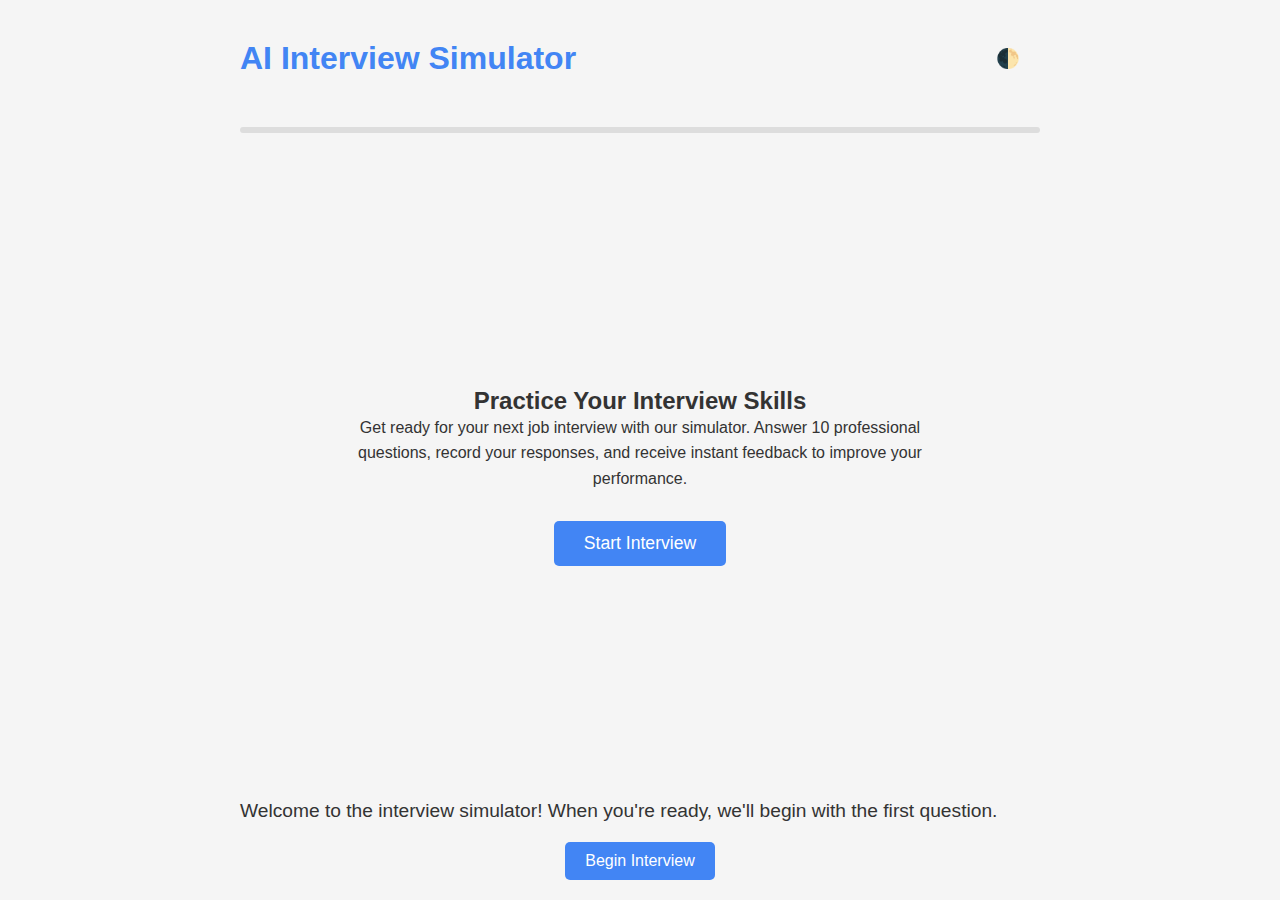
<file: AI Interview/index.html>
<!DOCTYPE html>
<html lang="en">
<head>
    <meta charset="UTF-8">
    <meta name="viewport" content="width=device-width, initial-scale=1.0">
    <title>AI Interview Simulator</title>
    <style>
        :root {
            --primary-color: #4285f4;
            --secondary-color: #34a853;
            --danger-color: #ea4335;
            --text-color: #333;
            --bg-color: #f5f5f5;
            --card-bg: #fff;
            --border-color: #ddd;
        }

        .dark-mode {
            --primary-color: #8ab4f8;
            --secondary-color: #81c995;
            --danger-color: #f28b82;
            --text-color: #e8eaed;
            --bg-color: #202124;
            --card-bg: #292a2d;
            --border-color: #5f6368;
        }

        * {
            box-sizing: border-box;
            margin: 0;
            padding: 0;
            font-family: 'Segoe UI', Tahoma, Geneva, Verdana, sans-serif;
            transition: background-color 0.3s, color 0.3s;
        }

        body {
            background-color: var(--bg-color);
            color: var(--text-color);
            min-height: 100vh;
            display: flex;
            flex-direction: column;
            padding: 20px;
        }

        header {
            display: flex;
            justify-content: space-between;
            align-items: center;
            margin-bottom: 30px;
        }

        h1 {
            color: var(--primary-color);
            text-align: center;
            margin: 20px 0;
        }

        .container {
            max-width: 800px;
            margin: 0 auto;
            width: 100%;
            flex: 1;
            display: flex;
            flex-direction: column;
        }

        .card {
            background-color: var(--card-bg);
            border-radius: 10px;
            box-shadow: 0 4px 6px rgba(0, 0, 0, 0.1);
            padding: 25px;
            margin-bottom: 20px;
            border: 1px solid var(--border-color);
        }

        .question-card {
            display: none;
        }

        .active {
            display: block;
        }

        .question-text {
            font-size: 1.2rem;
            margin-bottom: 20px;
            font-weight: 500;
        }

        .video-container {
            position: relative;
            width: 100%;
            margin-bottom: 20px;
        }

        video {
            width: 100%;
            background-color: #000;
            border-radius: 8px;
        }

        .controls {
            display: flex;
            justify-content: center;
            gap: 15px;
            margin-top: 20px;
        }

        button {
            padding: 10px 20px;
            border: none;
            border-radius: 5px;
            font-size: 1rem;
            cursor: pointer;
            font-weight: 500;
            display: flex;
            align-items: center;
            gap: 8px;
        }

        .btn-primary {
            background-color: var(--primary-color);
            color: white;
        }

        .btn-secondary {
            background-color: var(--secondary-color);
            color: white;
        }

        .btn-danger {
            background-color: var(--danger-color);
            color: white;
        }

        .btn-outline {
            background-color: transparent;
            border: 1px solid var(--primary-color);
            color: var(--primary-color);
        }

        button:disabled {
            opacity: 0.6;
            cursor: not-allowed;
        }

        .recording-indicator {
            display: none;
            align-items: center;
            gap: 8px;
            color: var(--danger-color);
            font-weight: 500;
            margin-bottom: 15px;
        }

        .recording-dot {
            width: 12px;
            height: 12px;
            background-color: var(--danger-color);
            border-radius: 50%;
            animation: pulse 1.5s infinite;
        }

        @keyframes pulse {
            0% { opacity: 1; }
            50% { opacity: 0.3; }
            100% { opacity: 1; }
        }

        .feedback {
            margin-top: 20px;
            padding: 15px;
            background-color: rgba(66, 133, 244, 0.1);
            border-radius: 8px;
            border-left: 4px solid var(--primary-color);
            display: none;
        }

        .feedback h3 {
            margin-bottom: 10px;
            color: var(--primary-color);
        }

        .rating {
            display: flex;
            gap: 5px;
            margin: 10px 0;
        }

        .star {
            color: #ffc107;
            font-size: 1.5rem;
        }

        .start-screen {
            text-align: center;
            display: flex;
            flex-direction: column;
            align-items: center;
            justify-content: center;
            flex: 1;
        }

        .start-screen p {
            margin-bottom: 30px;
            max-width: 600px;
            line-height: 1.6;
        }

        .start-btn {
            padding: 12px 30px;
            font-size: 1.1rem;
        }

        .results-screen {
            display: none;
        }

        .result-item {
            margin-bottom: 25px;
            padding-bottom: 20px;
            border-bottom: 1px solid var(--border-color);
        }

        .result-question {
            font-weight: 500;
            margin-bottom: 10px;
        }

        .result-feedback {
            margin-top: 10px;
            font-size: 0.9rem;
            color: var(--text-color);
            opacity: 0.9;
        }

        .final-score {
            font-size: 1.5rem;
            text-align: center;
            margin: 20px 0;
            font-weight: 600;
            color: var(--primary-color);
        }

        .improvement-tips {
            margin-top: 30px;
        }

        .improvement-tips h3 {
            margin-bottom: 15px;
        }

        .improvement-tips ul {
            padding-left: 20px;
        }

        .improvement-tips li {
            margin-bottom: 8px;
        }

        .theme-toggle {
            background: none;
            border: none;
            color: var(--text-color);
            cursor: pointer;
            font-size: 1.2rem;
        }

        .progress-bar {
            width: 100%;
            height: 6px;
            background-color: var(--border-color);
            border-radius: 3px;
            margin-bottom: 20px;
            overflow: hidden;
        }

        .progress {
            height: 100%;
            background-color: var(--primary-color);
            width: 0%;
            transition: width 0.3s;
        }

        .timer {
            text-align: center;
            margin: 10px 0;
            font-size: 0.9rem;
            color: var(--text-color);
            opacity: 0.7;
        }

        @media (max-width: 600px) {
            .controls {
                flex-direction: column;
            }
            
            button {
                width: 100%;
                justify-content: center;
            }
        }
    </style>
</head>
<body>
    <div class="container">
        <header>
            <h1>AI Interview Simulator</h1>
            <button class="theme-toggle" id="themeToggle">🌓</button>
        </header>

        <div class="progress-bar">
            <div class="progress" id="progressBar"></div>
        </div>

        <div class="start-screen" id="startScreen">
            <h2>Practice Your Interview Skills</h2>
            <p>Get ready for your next job interview with our simulator. Answer 10 professional questions, record your responses, and receive instant feedback to improve your performance.</p>
            <button class="btn-primary start-btn" id="startBtn">Start Interview</button>
        </div>

        <div class="question-card active" id="welcomeCard">
            <div class="question-text">Welcome to the interview simulator! When you're ready, we'll begin with the first question.</div>
            <div class="controls">
                <button class="btn-primary" id="nextWelcomeBtn">Begin Interview</button>
            </div>
        </div>

        <div class="question-card" id="question1">
            <div class="question-text">Tell me about yourself.</div>
            <div class="recording-indicator" id="recordingIndicator1">
                <div class="recording-dot"></div>
                <span>Recording</span>
            </div>
            <div class="video-container">
                <video id="videoPreview1" controls></video>
            </div>
            <div class="timer" id="timer1"></div>
            <div class="controls">
                <button class="btn-primary" id="startRecording1">Start Recording</button>
                <button class="btn-danger" id="stopRecording1" disabled>Stop Recording</button>
                <button class="btn-secondary" id="nextQuestion1" disabled>Next Question</button>
            </div>
            <div class="feedback" id="feedback1">
                <h3>Feedback</h3>
                <div class="rating" id="rating1"></div>
                <p id="feedbackText1"></p>
            </div>
        </div>

        <div class="question-card" id="question2">
            <div class="question-text">What are your biggest strengths?</div>
            <div class="recording-indicator" id="recordingIndicator2">
                <div class="recording-dot"></div>
                <span>Recording</span>
            </div>
            <div class="video-container">
                <video id="videoPreview2" controls></video>
            </div>
            <div class="timer" id="timer2"></div>
            <div class="controls">
                <button class="btn-primary" id="startRecording2">Start Recording</button>
                <button class="btn-danger" id="stopRecording2" disabled>Stop Recording</button>
                <button class="btn-secondary" id="nextQuestion2" disabled>Next Question</button>
            </div>
            <div class="feedback" id="feedback2">
                <h3>Feedback</h3>
                <div class="rating" id="rating2"></div>
                <p id="feedbackText2"></p>
            </div>
        </div>

        <div class="question-card" id="question3">
            <div class="question-text">Describe your favorite project and your role.</div>
            <div class="recording-indicator" id="recordingIndicator3">
                <div class="recording-dot"></div>
                <span>Recording</span>
            </div>
            <div class="video-container">
                <video id="videoPreview3" controls></video>
            </div>
            <div class="timer" id="timer3"></div>
            <div class="controls">
                <button class="btn-primary" id="startRecording3">Start Recording</button>
                <button class="btn-danger" id="stopRecording3" disabled>Stop Recording</button>
                <button class="btn-secondary" id="nextQuestion3" disabled>Next Question</button>
            </div>
            <div class="feedback" id="feedback3">
                <h3>Feedback</h3>
                <div class="rating" id="rating3"></div>
                <p id="feedbackText3"></p>
            </div>
        </div>

        <div class="question-card" id="question4">
            <div class="question-text">How do you handle failure?</div>
            <div class="recording-indicator" id="recordingIndicator4">
                <div class="recording-dot"></div>
                <span>Recording</span>
            </div>
            <div class="video-container">
                <video id="videoPreview4" controls></video>
            </div>
            <div class="timer" id="timer4"></div>
            <div class="controls">
                <button class="btn-primary" id="startRecording4">Start Recording</button>
                <button class="btn-danger" id="stopRecording4" disabled>Stop Recording</button>
                <button class="btn-secondary" id="nextQuestion4" disabled>Next Question</button>
            </div>
            <div class="feedback" id="feedback4">
                <h3>Feedback</h3>
                <div class="rating" id="rating4"></div>
                <p id="feedbackText4"></p>
            </div>
        </div>

        <div class="question-card" id="question5">
            <div class="question-text">What is your experience with teamwork?</div>
            <div class="recording-indicator" id="recordingIndicator5">
                <div class="recording-dot"></div>
                <span>Recording</span>
            </div>
            <div class="video-container">
                <video id="videoPreview5" controls></video>
            </div>
            <div class="timer" id="timer5"></div>
            <div class="controls">
                <button class="btn-primary" id="startRecording5">Start Recording</button>
                <button class="btn-danger" id="stopRecording5" disabled>Stop Recording</button>
                <button class="btn-secondary" id="nextQuestion5" disabled>Next Question</button>
            </div>
            <div class="feedback" id="feedback5">
                <h3>Feedback</h3>
                <div class="rating" id="rating5"></div>
                <p id="feedbackText5"></p>
            </div>
        </div>

        <div class="question-card" id="question6">
            <div class="question-text">Why should we hire you?</div>
            <div class="recording-indicator" id="recordingIndicator6">
                <div class="recording-dot"></div>
                <span>Recording</span>
            </div>
            <div class="video-container">
                <video id="videoPreview6" controls></video>
            </div>
            <div class="timer" id="timer6"></div>
            <div class="controls">
                <button class="btn-primary" id="startRecording6">Start Recording</button>
                <button class="btn-danger" id="stopRecording6" disabled>Stop Recording</button>
                <button class="btn-secondary" id="nextQuestion6" disabled>Next Question</button>
            </div>
            <div class="feedback" id="feedback6">
                <h3>Feedback</h3>
                <div class="rating" id="rating6"></div>
                <p id="feedbackText6"></p>
            </div>
        </div>

        <div class="question-card" id="question7">
            <div class="question-text">How do you prioritize tasks?</div>
            <div class="recording-indicator" id="recordingIndicator7">
                <div class="recording-dot"></div>
                <span>Recording</span>
            </div>
            <div class="video-container">
                <video id="videoPreview7" controls></video>
            </div>
            <div class="timer" id="timer7"></div>
            <div class="controls">
                <button class="btn-primary" id="startRecording7">Start Recording</button>
                <button class="btn-danger" id="stopRecording7" disabled>Stop Recording</button>
                <button class="btn-secondary" id="nextQuestion7" disabled>Next Question</button>
            </div>
            <div class="feedback" id="feedback7">
                <h3>Feedback</h3>
                <div class="rating" id="rating7"></div>
                <p id="feedbackText7"></p>
            </div>
        </div>

        <div class="question-card" id="question8">
            <div class="question-text">What are your career goals?</div>
            <div class="recording-indicator" id="recordingIndicator8">
                <div class="recording-dot"></div>
                <span>Recording</span>
            </div>
            <div class="video-container">
                <video id="videoPreview8" controls></video>
            </div>
            <div class="timer" id="timer8"></div>
            <div class="controls">
                <button class="btn-primary" id="startRecording8">Start Recording</button>
                <button class="btn-danger" id="stopRecording8" disabled>Stop Recording</button>
                <button class="btn-secondary" id="nextQuestion8" disabled>Next Question</button>
            </div>
            <div class="feedback" id="feedback8">
                <h3>Feedback</h3>
                <div class="rating" id="rating8"></div>
                <p id="feedbackText8"></p>
            </div>
        </div>

        <div class="question-card" id="question9">
            <div class="question-text">Tell me about a challenge you faced and how you overcame it.</div>
            <div class="recording-indicator" id="recordingIndicator9">
                <div class="recording-dot"></div>
                <span>Recording</span>
            </div>
            <div class="video-container">
                <video id="videoPreview9" controls></video>
            </div>
            <div class="timer" id="timer9"></div>
            <div class="controls">
                <button class="btn-primary" id="startRecording9">Start Recording</button>
                <button class="btn-danger" id="stopRecording9" disabled>Stop Recording</button>
                <button class="btn-secondary" id="nextQuestion9" disabled>Next Question</button>
            </div>
            <div class="feedback" id="feedback9">
                <h3>Feedback</h3>
                <div class="rating" id="rating9"></div>
                <p id="feedbackText9"></p>
            </div>
        </div>

        <div class="question-card" id="question10">
            <div class="question-text">What excites you about this role or company?</div>
            <div class="recording-indicator" id="recordingIndicator10">
                <div class="recording-dot"></div>
                <span>Recording</span>
            </div>
            <div class="video-container">
                <video id="videoPreview10" controls></video>
            </div>
            <div class="timer" id="timer10"></div>
            <div class="controls">
                <button class="btn-primary" id="startRecording10">Start Recording</button>
                <button class="btn-danger" id="stopRecording10" disabled>Stop Recording</button>
                <button class="btn-secondary" id="nextQuestion10" disabled>Finish Interview</button>
            </div>
            <div class="feedback" id="feedback10">
                <h3>Feedback</h3>
                <div class="rating" id="rating10"></div>
                <p id="feedbackText10"></p>
            </div>
        </div>

        <div class="results-screen card" id="resultsScreen">
            <h2>Interview Results</h2>
            <div class="final-score" id="finalScore">Your Score: 0/5</div>
            
            <div id="resultsContainer"></div>
            
            <div class="improvement-tips">
                <h3>Improvement Tips</h3>
                <ul id="improvementTips">
                    <!-- Tips will be added here -->
                </ul>
            </div>
            
            <div class="controls">
                <button class="btn-primary" id="restartBtn">Start New Interview</button>
            </div>
        </div>
    </div>

    <script>
        document.addEventListener('DOMContentLoaded', function() {
            // DOM Elements
            const startScreen = document.getElementById('startScreen');
            const welcomeCard = document.getElementById('welcomeCard');
            const startBtn = document.getElementById('startBtn');
            const nextWelcomeBtn = document.getElementById('nextWelcomeBtn');
            const progressBar = document.getElementById('progressBar');
            const resultsScreen = document.getElementById('resultsScreen');
            const resultsContainer = document.getElementById('resultsContainer');
            const finalScore = document.getElementById('finalScore');
            const improvementTips = document.getElementById('improvementTips');
            const restartBtn = document.getElementById('restartBtn');
            const themeToggle = document.getElementById('themeToggle');

            // Questions array
            const questions = [
                "Tell me about yourself.",
                "What are your biggest strengths?",
                "Describe your favorite project and your role.",
                "How do you handle failure?",
                "What is your experience with teamwork?",
                "Why should we hire you?",
                "How do you prioritize tasks?",
                "What are your career goals?",
                "Tell me about a challenge you faced and how you overcame it.",
                "What excites you about this role or company?"
            ];

            // State variables
            let currentQuestion = 0;
            let mediaRecorder;
            let recordedChunks = [];
            let videoStream;
            let scores = [];
            let feedbacks = [];
            let recordedVideos = [];
            let timers = [];
            let timerIntervals = [];

            // Initialize all question cards as inactive except welcome
            document.querySelectorAll('.question-card').forEach((card, index) => {
                if (index > 0) { // Skip welcome card (index 0)
                    card.classList.remove('active');
                }
            });

            // Event Listeners
            startBtn.addEventListener('click', startInterview);
            nextWelcomeBtn.addEventListener('click', () => showQuestion(0));
            restartBtn.addEventListener('click', restartInterview);
            themeToggle.addEventListener('click', toggleTheme);

            // Initialize recording buttons for each question
            for (let i = 1; i <= 10; i++) {
                const startBtn = document.getElementById(`startRecording${i}`);
                const stopBtn = document.getElementById(`stopRecording${i}`);
                const nextBtn = document.getElementById(`nextQuestion${i}`);
                const videoPreview = document.getElementById(`videoPreview${i}`);
                const recordingIndicator = document.getElementById(`recordingIndicator${i}`);
                const timerElement = document.getElementById(`timer${i}`);

                startBtn.addEventListener('click', () => startRecording(i));
                stopBtn.addEventListener('click', () => stopRecording(i));
                nextBtn.addEventListener('click', () => nextQuestion(i));
                
                // Store timer element reference
                timers[i] = {
                    element: timerElement,
                    seconds: 0,
                    interval: null
                };
            }

            // Check for saved theme preference
            if (localStorage.getItem('theme') === 'dark') {
                document.body.classList.add('dark-mode');
            }

            // Functions
            function startInterview() {
                startScreen.style.display = 'none';
                welcomeCard.classList.add('active');
                updateProgressBar(0);
            }

            function showQuestion(questionIndex) {
                // Hide all question cards
                document.querySelectorAll('.question-card').forEach(card => {
                    card.classList.remove('active');
                });
                
                // Show the current question card
                const questionCard = document.getElementById(`question${questionIndex + 1}`);
                questionCard.classList.add('active');
                
                // Initialize webcam
                initWebcam(questionIndex + 1);
                
                // Update progress bar
                updateProgressBar((questionIndex + 1) * 10);
            }

            function initWebcam(questionNumber) {
                const videoPreview = document.getElementById(`videoPreview${questionNumber}`);
                
                // Stop any existing stream
                if (videoStream) {
                    videoStream.getTracks().forEach(track => track.stop());
                }
                
                // Reset video preview
                videoPreview.src = '';
                videoPreview.poster = '';
                
                // Get user media
                navigator.mediaDevices.getUserMedia({ video: true, audio: true })
                    .then(stream => {
                        videoStream = stream;
                        videoPreview.srcObject = stream;
                        videoPreview.muted = true;
                        videoPreview.play();
                    })
                    .catch(err => {
                        console.error("Error accessing media devices:", err);
                        alert("Could not access camera/microphone. Please check permissions.");
                    });
            }

            function startRecording(questionNumber) {
                const videoPreview = document.getElementById(`videoPreview${questionNumber}`);
                const startBtn = document.getElementById(`startRecording${questionNumber}`);
                const stopBtn = document.getElementById(`stopRecording${questionNumber}`);
                const recordingIndicator = document.getElementById(`recordingIndicator${questionNumber}`);
                const timerElement = timers[questionNumber].element;
                
                // Reset timer
                timers[questionNumber].seconds = 0;
                timerElement.textContent = formatTime(0);
                
                // Start timer
                timers[questionNumber].interval = setInterval(() => {
                    timers[questionNumber].seconds++;
                    timerElement.textContent = formatTime(timers[questionNumber].seconds);
                }, 1000);

                recordedChunks = [];
                const options = { mimeType: 'video/webm' };
                
                try {
                    mediaRecorder = new MediaRecorder(videoStream, options);
                } catch (e) {
                    console.error('Exception while creating MediaRecorder:', e);
                    return;
                }

                mediaRecorder.ondataavailable = event => {
                    if (event.data.size > 0) {
                        recordedChunks.push(event.data);
                    }
                };

                mediaRecorder.onstop = () => {
                    const blob = new Blob(recordedChunks, { type: 'video/webm' });
                    const videoURL = URL.createObjectURL(blob);
                    videoPreview.src = videoURL;
                    videoPreview.srcObject = null;
                    videoPreview.muted = false;
                    
                    // Store the recorded video
                    recordedVideos[questionNumber - 1] = {
                        url: videoURL,
                        blob: blob,
                        duration: timers[questionNumber].seconds
                    };
                    
                    // Provide feedback
                    provideFeedback(questionNumber);
                };

                mediaRecorder.start(100); // Collect 100ms of data
                startBtn.disabled = true;
                stopBtn.disabled = false;
                recordingIndicator.style.display = 'flex';
            }

            function stopRecording(questionNumber) {
                const startBtn = document.getElementById(`startRecording${questionNumber}`);
                const stopBtn = document.getElementById(`stopRecording${questionNumber}`);
                const nextBtn = document.getElementById(`nextQuestion${questionNumber}`);
                const recordingIndicator = document.getElementById(`recordingIndicator${questionNumber}`);
                
                mediaRecorder.stop();
                startBtn.disabled = false;
                stopBtn.disabled = true;
                nextBtn.disabled = false;
                recordingIndicator.style.display = 'none';
                
                // Stop timer
                clearInterval(timers[questionNumber].interval);
            }

            function formatTime(seconds) {
                const mins = Math.floor(seconds / 60);
                const secs = seconds % 60;
                return `${mins.toString().padStart(2, '0')}:${secs.toString().padStart(2, '0')}`;
            }

            function nextQuestion(currentQuestionNumber) {
                if (currentQuestionNumber < 10) {
                    currentQuestion = currentQuestionNumber;
                    showQuestion(currentQuestionNumber);
                } else {
                    // Interview completed, show results
                    showResults();
                }
            }

            function provideFeedback(questionNumber) {
                const feedbackElement = document.getElementById(`feedback${questionNumber}`);
                const ratingElement = document.getElementById(`rating${questionNumber}`);
                const feedbackTextElement = document.getElementById(`feedbackText${questionNumber}`);
                
                // Generate random rating (3-5 for demo purposes)
                const rating = Math.floor(Math.random() * 3) + 3;
                scores.push(rating);
                
                // Generate feedback based on question and rating
                const feedback = generateFeedback(questionNumber, rating);
                feedbacks.push(feedback);
                
                // Display rating stars
                ratingElement.innerHTML = '';
                for (let i = 0; i < 5; i++) {
                    const star = document.createElement('span');
                    star.className = 'star';
                    star.textContent = i < rating ? '★' : '☆';
                    ratingElement.appendChild(star);
                }
                
                // Display feedback text
                feedbackTextElement.textContent = feedback;
                
                // Show feedback
                feedbackElement.style.display = 'block';
            }

            function generateFeedback(questionNumber, rating) {
                const question = questions[questionNumber - 1];
                const duration = timers[questionNumber].seconds;
                let feedback = '';
                
                if (rating >= 4) {
                    feedback = "Great answer! ";
                    if (duration < 30) {
                        feedback += "You were concise but consider adding a bit more detail to strengthen your response.";
                    } else if (duration > 90) {
                        feedback += "Your answer was thorough but could be more concise to keep the interviewer engaged.";
                    } else {
                        feedback += "Your answer was well-balanced in terms of length and detail.";
                    }
                } else {
                    feedback = "Good start, but there's room for improvement. ";
                    if (duration < 20) {
                        feedback += "Your answer was too brief. Try to expand with specific examples or details.";
                    } else if (duration > 60) {
                        feedback += "Your answer was too long. Practice being more concise while still covering key points.";
                    }
                    
                    if (question.includes("yourself") || question.includes("strengths") || question.includes("hire you")) {
                        feedback += " Focus more on how your skills align with the job requirements.";
                    } else if (question.includes("project") || question.includes("challenge")) {
                        feedback += " Use the STAR method (Situation, Task, Action, Result) to structure your answer more effectively.";
                    } else if (question.includes("failure") || question.includes("teamwork")) {
                        feedback += " Include more specific examples from your experience to make your answer more compelling.";
                    }
                }
                
                return feedback;
            }

            function showResults() {
                // Hide all question cards
                document.querySelectorAll('.question-card').forEach(card => {
                    card.classList.remove('active');
                });
                
                // Calculate average score
                const averageScore = (scores.reduce((a, b) => a + b, 0) / scores.length).toFixed(1);
                finalScore.textContent = `Your Score: ${averageScore}/5`;
                
                // Build results HTML
                let resultsHTML = '';
                for (let i = 0; i < questions.length; i++) {
                    resultsHTML += `
                        <div class="result-item">
                            <div class="result-question">${i + 1}. ${questions[i]}</div>
                            <div class="video-container">
                                <video src="${recordedVideos[i].url}" controls></video>
                            </div>
                            <div class="rating">
                                ${'★'.repeat(scores[i])}${'☆'.repeat(5 - scores[i])}
                            </div>
                            <div class="result-feedback">${feedbacks[i]}</div>
                        </div>
                    `;
                }
                resultsContainer.innerHTML = resultsHTML;
                
                // Generate improvement tips
                generateImprovementTips(averageScore);
                
                // Show results screen
                resultsScreen.style.display = 'block';
                updateProgressBar(100);
            }

            function generateImprovementTips(averageScore) {
                let tips = [];
                
                if (averageScore < 3) {
                    tips = [
                        "Practice your answers more to become more comfortable and confident.",
                        "Use specific examples from your experience to support your answers.",
                        "Structure your answers using the STAR method (Situation, Task, Action, Result) for behavioral questions.",
                        "Research common interview questions for your industry and prepare responses.",
                        "Record yourself answering questions and watch for areas to improve."
                    ];
                } else if (averageScore < 4) {
                    tips = [
                        "Continue practicing to make your answers more natural and fluid.",
                        "Work on balancing detail with conciseness in your responses.",
                        "Focus on connecting your skills and experiences to the job requirements.",
                        "Pay attention to your body language and tone of voice in recordings.",
                        "Prepare questions to ask the interviewer to show your interest."
                    ];
                } else {
                    tips = [
                        "Maintain your strong performance with regular practice.",
                        "Consider refining your answers to make them even more impactful.",
                        "Prepare for different interview formats (panel, technical, case interviews).",
                        "Research each company thoroughly to tailor your answers.",
                        "Continue developing your professional story and narrative."
                    ];
                }
                
                improvementTips.innerHTML = '';
                tips.forEach(tip => {
                    const li = document.createElement('li');
                    li.textContent = tip;
                    improvementTips.appendChild(li);
                });
            }

            function restartInterview() {
                // Reset state
                currentQuestion = 0;
                scores = [];
                feedbacks = [];
                recordedVideos = [];
                
                // Stop any media streams
                if (videoStream) {
                    videoStream.getTracks().forEach(track => track.stop());
                }
                
                // Clear all timers
                timers.forEach(timer => {
                    if (timer.interval) clearInterval(timer.interval);
                });
                timers = [];
                
                // Reset UI
                resultsScreen.style.display = 'none';
                startScreen.style.display = 'flex';
                updateProgressBar(0);
                
                // Reset all question cards
                document.querySelectorAll('.question-card').forEach((card, index) => {
                    if (index > 0) {
                        card.classList.remove('active');
                        const videoPreview = document.getElementById(`videoPreview${index}`);
                        const feedback = document.getElementById(`feedback${index}`);
                        const nextBtn = document.getElementById(`nextQuestion${index}`);
                        
                        videoPreview.src = '';
                        videoPreview.srcObject = null;
                        feedback.style.display = 'none';
                        nextBtn.disabled = true;
                    }
                });
                
                // Reinitialize timers
                for (let i = 1; i <= 10; i++) {
                    timers[i] = {
                        element: document.getElementById(`timer${i}`),
                        seconds: 0,
                        interval: null
                    };
                    timers[i].element.textContent = formatTime(0);
                }
            }

            function updateProgressBar(percent) {
                progressBar.style.width = `${percent}%`;
            }

            function toggleTheme() {
                document.body.classList.toggle('dark-mode');
                const isDark = document.body.classList.contains('dark-mode');
                localStorage.setItem('theme', isDark ? 'dark' : 'light');
            }
        });
    </script>
</body>
</html>
</file>
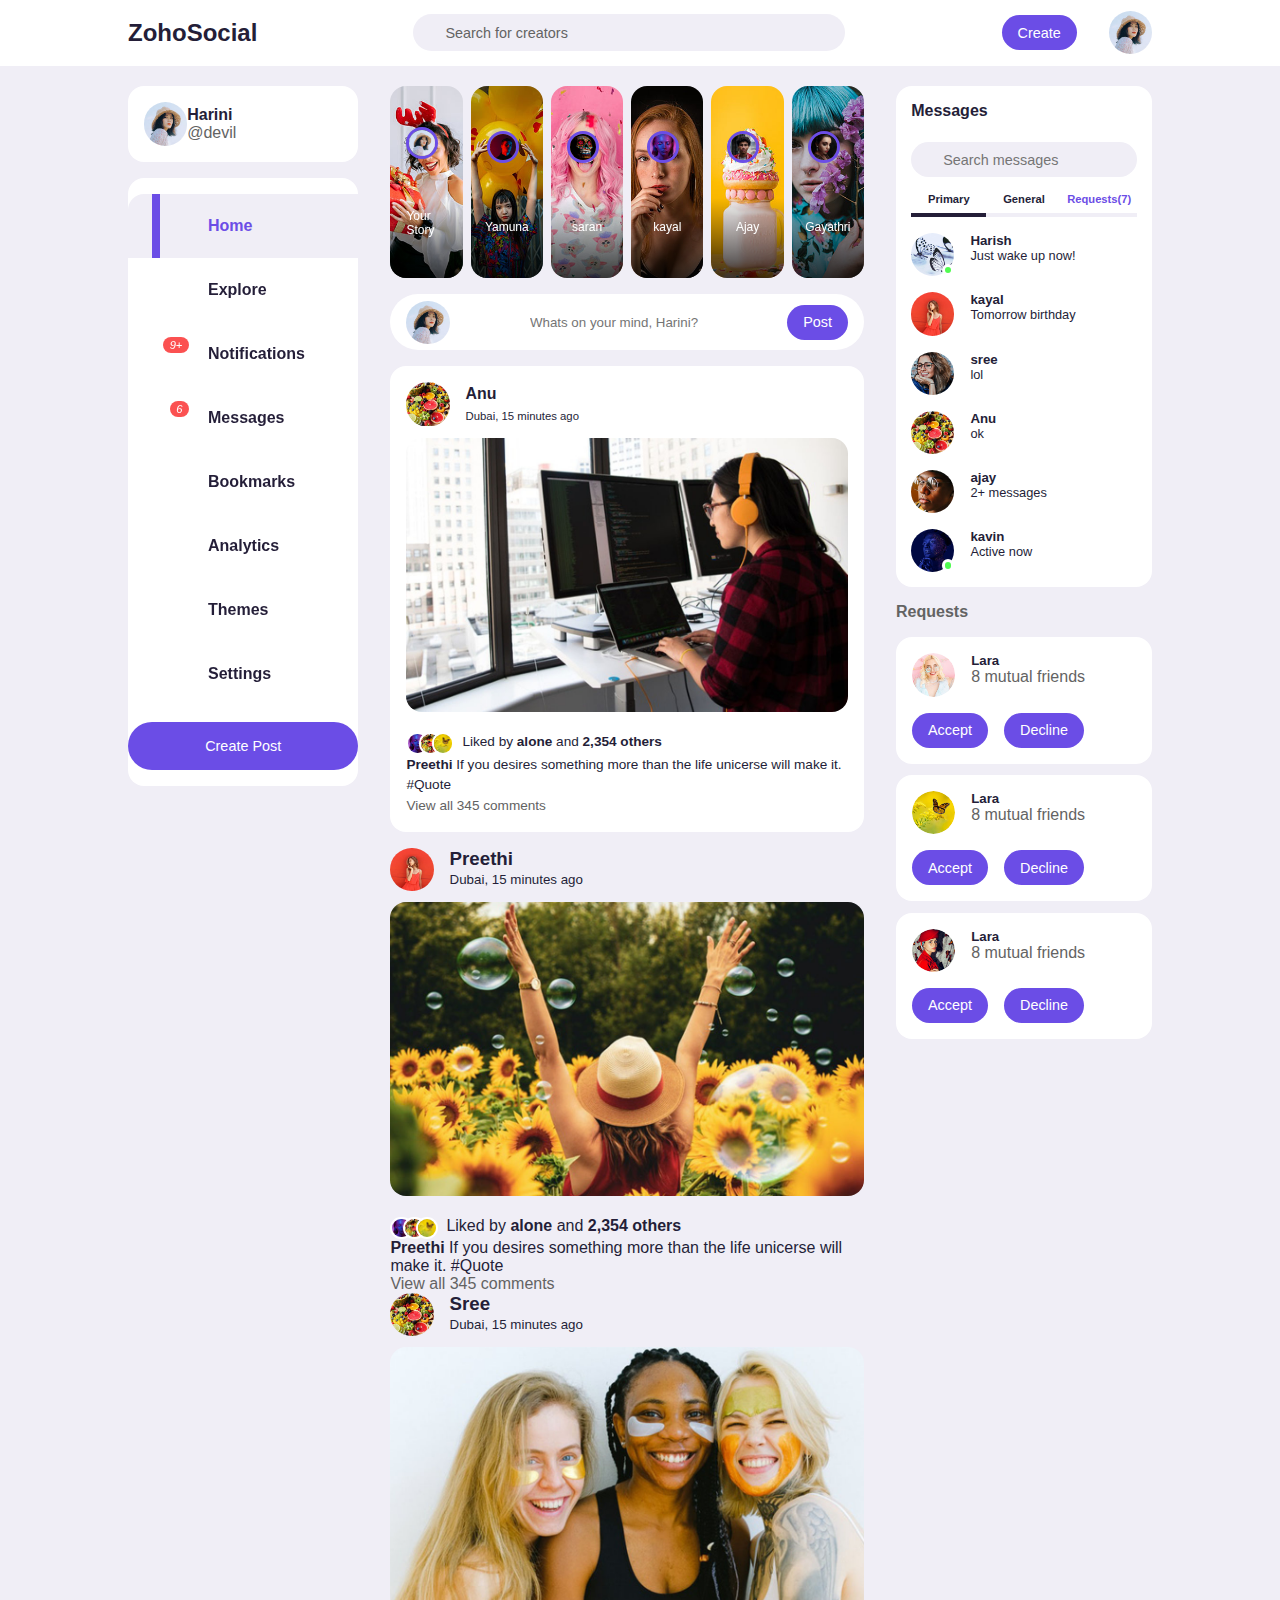
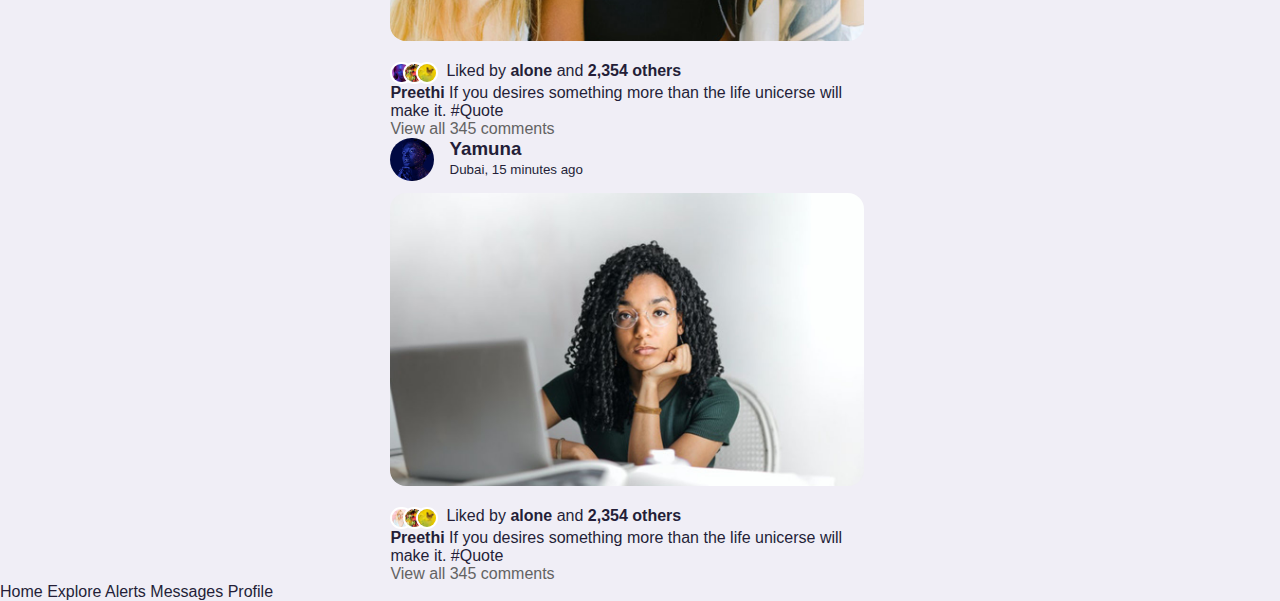
<file: blogs/index.html>
<!DOCTYPE html>
<html lang="en">
<head>
    <meta charset="UTF-8">
    <meta name="viewport" content="width=device-width, initial-scale=1.0">
    <title>ZohoSocial</title>
    <link rel="stylesheet" href="https://unicons.iconscout.com/release/v4.0.8/css/line.css">
    <link rel="stylesheet" href="style.css">
    <style>
    
    </style>
</head>
<body>
    <nav>
        <div class="container">
            
            <h2 class="logo">ZohoSocial</h2>
            <div class="search-box">
                <i class="uil uil-search"></i>
                <input type="search" placeholder="Search for creators">
            </div>
            <div class="create">
                <label class="btn btn-primary" for="create-post">Create</label>
                <div class="profile-photo">
                    <img src="images/profile-1.jpg" alt="profile">
                </div>
            </div>
        </div>
    </nav>

   <main>
      <div class="container">
        
        
            <!-- LEFT SIDEBAR -->
            <div class="left">
                <a class="profile">
                    <div class="profile-photo">
                        <img src="images/profile-1.jpg">
                    </div>
                    <div class="handle">
                        <h4>Harini</h4>
                        <p class="text-muted">@devil</p>
                    </div>
                </a>

                <div class="sidebar">
                    <a class="menu-item active">
                        <span><i class="uil uil-home"></i></span><h3>Home</h3>
                    </a>
                    <a class="menu-item">
                        <span><i class="uil uil-compass"></i></span><h3>Explore</h3>
                    </a>
                    <a class="menu-item" id="notifications">
                        <span><i class="uil uil-bell"><small class="notification-count">9+</small></i></span>
                        <h3>Notifications</h3>
                        
                        <div class="notifications-popup">
                            <div>
                                <div class="profile-photo">
                                    <img src="images/profile-2.jpg">
                                </div>
                                <div class="notification-body">
                                    <b>Harish</b> accepted your friend request
                                    <small class="text-muted">2 DAYS AGO</small>
                                </div>
                            </div>
                            <div>
                                <div class="profile-photo">
                                    <img src="images/profile-3.jpg">
                                </div>
                                <div class="notification-body">
                                    <b>Jeni</b> started following you
                                    <small class="text-muted">4 DAYS AGO</small>
                                </div>
                            </div>
                            <div>
                                <div class="profile-photo">
                                    <img src="images/profile-4.jpg">
                                </div>
                                <div class="notification-body">
                                    <b>Keerthi</b> liked your post
                                    <small class="text-muted">5 DAYS AGO</small>
                                </div>
                            </div>
                            <div>
                                <div class="profile-photo">
                                    <img src="images/profile-5.jpg">
                                </div>
                                <div class="notification-body">
                                    <b>Sam</b> accepted your follow request
                                    <small class="text-muted">2 HOURS AGO</small>
                                </div>
                            </div>
                            <div>
                                <div class="profile-photo">
                                    <img src="images/profile-6.jpg">
                                </div>
                                <div class="notification-body">
                                    <b>shradha</b> accepted your friend request
                                    <small class="text-muted">2 DAYS AGO</small>
                                </div>
                            </div>
                        </div>
                    </a>
                    <a class="menu-item" id="messages-notifications">
                        <span><i class="uil uil-envelope"><small class="notification-count">6</small></i></span>
                        <h3>Messages</h3>
                    </a>
                    <a class="menu-item">
                        <span><i class="uil uil-bookmark"></i></span><h3>Bookmarks</h3>
                    </a>
                    <a class="menu-item">
                        <span><i class="uil uil-chart-line"></i></span><h3>Analytics</h3>
                    </a>
                    <a class="menu-item">
                        <span><i class="uil uil-palette"></i></span><h3>Themes</h3>
                    </a>
                    <a class="menu-item ">
                        <span><i class="uil uil-setting"></i></span><h3>Settings</h3>
                    </a>
                    <label for="create-post" class="btn btn-primary">Create Post</label>
                </div>
            </div>

            <!-- MIDDLE SECTION -->
             
            <div class="middle">
                <!---===============stories-====================-->
                <div class="stories">
                    <div class="story">
                        <div class="profile-photo">
                            <img src="images/profile-1.jpg" >
                        </div>
                        <p class="name">Your Story</p>
                    </div>
                     <div class="story">
                        <div class="profile-photo">
                            <img src="images/profile-8.jpg" >
                        </div>
                        <p class="name">Yamuna</p>
                    </div>
                     <div class="story">
                        <div class="profile-photo">
                            <img src="images/profile-9.jpg" >
                        </div>
                        <p class="name"> saran </p>
                    </div>
                     <div class="story">
                        <div class="profile-photo">
                            <img src="images/profile-10.jpg" >
                        </div>
                        <p class="name">kayal</p>
                    </div>
                     <div class="story">
                        <div class="profile-photo">
                            <img src="images/profile-11.jpg" >
                        </div>
                        <p class="name">Ajay </p>
                    </div>
                     <div class="story">
                        <div class="profile-photo">
                            <img src="images/profile-12.jpg" >
                        </div>
                        <p class="name">Gayathri</p>
                    </div>
                    
                </div>
<!--====================end========================================================-->
              <form class="create-post">
                <div class="profile-photo">
                    <img src="images/profile-1.jpg" >
                </div>
                <input type="text" placeholder="Whats on your mind, Harini?" id="create-post">
                <input type="submit" value="Post" class="btn btn-primary">
              </form>

<!---=====================feeds=================================================----------->

<div class="feeds">

    <!---===================feed 1 =======================-->
    <div class="feed">
        <div class="head">
            <div class="user">
                <div class="profile-photo">
                    <img src="images/profile-13.jpg" >
                </div>
                <div class="ingo">
                    <h3>Anu</h3>
                    <small>Dubai, 15 minutes ago</small>
                </div>
               
            </div>
             <span class="edit">
                    <i class="uil uil-ellipsis-h"></i>
                </span>

        </div>

        <div class="photo">
            <img src="images/feed-6.jpg" >
        </div>

        <div class="action-button">
            <div class="interaction-buttons">
                <span><i class="uil uil-heart"></i></span>
                <span><i class="uil uil-comment-dots"></i></span>
                <span><i class="uil uil-share-alt"></i></span>
            </div>
            <div class="bookmark">
                <span><i class="uil uil-bookmark"></i></span>
            </div>
        </div>


        <div class="liked-by">
            <span><img src="images/profile-10.jpg"></span>
            <span><img src="images/profile-13.jpg"></span>
            <span><img src="images/profile-14.jpg"></span>
            <p>Liked by <b>alone</b> and <b>2,354 others</b></p>
        </div>


        <div class="caption">
            <p><b>Preethi </b>If you desires something more than the life unicerse will make it. <span class="hash-tag">#Quote</span></p>
        </div>

        <div class="comments text-muted">View all 345 comments</div>

    </div>
</div>


 <!---===================feed 1 =======================-->
    <div class="feed">
        <div class="head">
            <div class="user">
                <div class="profile-photo">
                    <img src="images/profile-5.jpg" >
                </div>
                <div class="ingo">
                    <h3>Preethi</h3>
                    <small>Dubai, 15 minutes ago</small>
                </div>
               
            </div>
             <span class="edit">
                    <i class="uil uil-ellipsis-h"></i>
                </span>

        </div>

        <div class="photo">
            <img src="images/feed-3.jpg" >
        </div>

        <div class="action-button">
            <div class="interaction-buttons">
                <span><i class="uil uil-heart"></i></span>
                <span><i class="uil uil-comment-dots"></i></span>
                <span><i class="uil uil-share-alt"></i></span>
            </div>
            <div class="bookmark">
                <span><i class="uil uil-bookmark"></i></span>
            </div>
        </div>


        <div class="liked-by">
            <span><img src="images/profile-10.jpg"></span>
            <span><img src="images/profile-13.jpg"></span>
            <span><img src="images/profile-14.jpg"></span>
            <p>Liked by <b>alone</b> and <b>2,354 others</b></p>
        </div>


        <div class="caption">
            <p><b>Preethi </b>If you desires something more than the life unicerse will make it. <span class="hash-tag">#Quote</span></p>
        </div>

        <div class="comments text-muted">View all 345 comments</div>

    </div>
    
    <!---===================feed 3 =======================-->
    <div class="feed">
        <div class="head">
            <div class="user">
                <div class="profile-photo">
                    <img src="images/profile-13.jpg" >
                </div>
                <div class="ingo">
                    <h3>Sree</h3>
                    <small>Dubai, 15 minutes ago</small>
                </div>
               
            </div>
             <span class="edit">
                    <i class="uil uil-ellipsis-h"></i>
                </span>

        </div>

        <div class="photo">
            <img src="images/feed-4.jpg" >
        </div>

        <div class="action-button">
            <div class="interaction-buttons">
                <span><i class="uil uil-heart"></i></span>
                <span><i class="uil uil-comment-dots"></i></span>
                <span><i class="uil uil-share-alt"></i></span>
            </div>
            <div class="bookmark">
                <span><i class="uil uil-bookmark"></i></span>
            </div>
        </div>


        <div class="liked-by">
            <span><img src="images/profile-10.jpg"></span>
            <span><img src="images/profile-13.jpg"></span>
            <span><img src="images/profile-14.jpg"></span>
            <p>Liked by <b>alone</b> and <b>2,354 others</b></p>
        </div>


        <div class="caption">
            <p><b>Preethi </b>If you desires something more than the life unicerse will make it. <span class="hash-tag">#Quote</span></p>
        </div>

        <div class="comments text-muted">View all 345 comments</div>

    </div>
    
    <!---===================feed 1 =======================-->
    <div class="feed">
        <div class="head">
            <div class="user">
                <div class="profile-photo">
                    <img src="images/profile-7.jpg" >
                </div>
                <div class="ingo">
                    <h3>Yamuna</h3>
                    <small>Dubai, 15 minutes ago</small>
                </div>
               
            </div>
             <span class="edit">
                    <i class="uil uil-ellipsis-h"></i>
                </span>

        </div>

        <div class="photo">
            <img src="images/feed-7.jpg" >
        </div>

        <div class="action-button">
            <div class="interaction-buttons">
                <span><i class="uil uil-heart"></i></span>
                <span><i class="uil uil-comment-dots"></i></span>
                <span><i class="uil uil-share-alt"></i></span>
            </div>
            <div class="bookmark">
                <span><i class="uil uil-bookmark"></i></span>
            </div>
        </div>


        <div class="liked-by">
            <span><img src="images/profile-17.jpg"></span>
            <span><img src="images/profile-13.jpg"></span>
            <span><img src="images/profile-14.jpg"></span>
            <p>Liked by <b>alone</b> and <b>2,354 others</b></p>
        </div>


        <div class="caption">
            <p><b>Preethi </b>If you desires something more than the life unicerse will make it. <span class="hash-tag">#Quote</span></p>
        </div>

        <div class="comments text-muted">View all 345 comments</div>

    </div>
    <!--==============if want to paste ,paste here your projects========================-->
</div>


<!---==========================right section===========================================-->
   <div class="right">
                <div class="messages">
                    <div class="heading">
                        <h4>Messages</h4>
                        <i class="uil uil-edit"></i>
                    </div>
                    
                    <div class="search-box">
                        <i class="uil uil-search"></i>
                        <input type="search" placeholder="Search messages" id="messages-search">
                    </div>
                    
                    <div class="category">
                        <h6 class="active">Primary</h6>
                        <h6>General</h6>
                        <h6 class="messages-request">Requests(7)</h6>
                    </div>
                    
                    <div class="message">
                        <div class="profile-photo">
                            <img src="images/profile-2.jpg">
                            <div class="active"></div>
                        </div>
                        <div class="message-body">
                            <h5>Harish</h5>
                            <p class="text-bold">Just wake up now!</p>
                        </div>
                    </div>
                    <!--===================mesages===========-->
                     <div class="message">
                        <div class="profile-photo">
                            <img src="images/profile-5.jpg">
                                                </div>
                        <div class="message-body">
                            <h5>kayal</h5>
                            <p class="text-bold">Tomorrow birthday</p>
                        </div>
                    </div>
                    <!---============================================-->
                     <div class="message">
                        <div class="profile-photo">
                            <img src="images/profile-4.jpg">
                        </div>
                        <div class="message-body">
                            <h5>sree</h5>
                            <p class="text-bold">lol</p>
                        </div>
                    </div>

                    <!--====================================================-->
                     <div class="message">
                        <div class="profile-photo">
                            <img src="images/profile-13.jpg">
                        </div>
                        <div class="message-body">
                            <h5>Anu</h5>
                            <p class="text-bold">ok</p>
                        </div>
                    </div>
                    <!--=========================================================-->
                     <div class="message">
                        <div class="profile-photo">
                            <img src="images/profile-18.jpg">
                        </div>
                        <div class="message-body">
                            <h5>ajay</h5>
                            <p class="text-bold">2+ messages</p>
                        </div>
                    </div><!--======================================-->
                     <div class="message">
                        <div class="profile-photo">
                            <img src="images/profile-7.jpg">
                            <div class="active"></div>
                        </div>
                        <div class="message-body">
                            <h5>kavin</h5>
                            <p class="text-bold">Active now</p>
                        </div>
                    </div>

                
                </div>
                
                <div class="friend-requests">
                    <h4>Requests</h4>
                    <div class="request">
                        <div class="info">
                            <div class="profile-photo">
                                <img src="images/profile-17.jpg">
                            </div>
                            <div>
                                <h5>Lara</h5>
                                <p class="text-muted">8 mutual friends</p>
                               
                            </div>
                        </div>
                         <div class="action">
                                    <button class="btn btn-primary">Accept</button>
                                    <button class="btn btn-primary">Decline</button>
                                </div>
                    </div>
                </div>
                  <div class="request">
                        <div class="info">
                            <div class="profile-photo">
                                <img src="images/profile-14.jpg">
                            </div>
                            <div>
                                <h5>Lara</h5>
                                <p class="text-muted">8 mutual friends</p>
                               
                            </div>
                        </div>
                         <div class="action">
                                    <button class="btn btn-primary">Accept</button>
                                    <button class="btn btn-primary">Decline</button>
                                </div>
                    </div>
                      <div class="request">
                        <div class="info">
                            <div class="profile-photo">
                                <img src="images/profile-16.jpg">
                            </div>
                            <div>
                                <h5>Lara</h5>
                                <p class="text-muted">8 mutual friends</p>
                               
                            </div>
                        </div>
                         <div class="action">
                                    <button class="btn btn-primary">Accept</button>
                                    <button class="btn btn-primary">Decline</button>
                                </div>
                    </div>
                </div>
                </div>
                
            </div>
        </div>
        


<!--==============end=================================================-->

</div>


<!---===========end of feeds-=====================================-->



</div>



<!---================end of feed--==============================-->



<!--===========================finish============================================-->




         <div class="mobile-bottom-nav">
    <a class="menu-item active">
        <i class="uil uil-home"></i>
        <span>Home</span>
    </a>
    <a class="menu-item">
        <i class="uil uil-compass"></i>
        <span>Explore</span>
    </a>
    <a class="menu-item">
        <i class="uil uil-bell"></i>
        <span>Alerts</span>
    </a>
    <a class="menu-item">
        <i class="uil uil-envelope"></i>
        <span>Messages</span>
    </a>
    <a class="menu-item">
        <i class="uil uil-user"></i>
        <span>Profile</span>
    </a>
</div>   

      
            

    
</body>
</html>
</file>
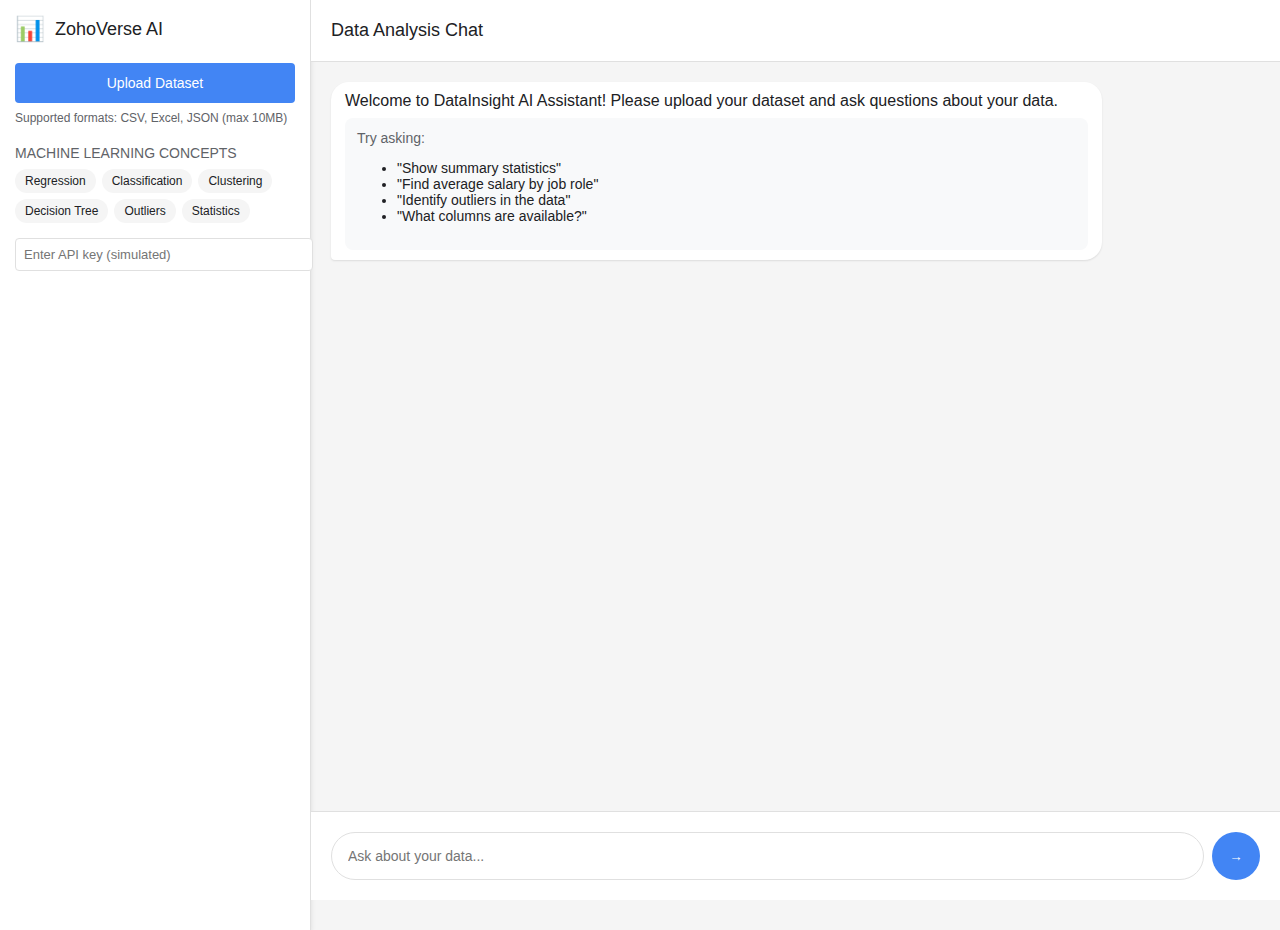
<file: DATA/index.html>
<!DOCTYPE html>
<html lang="en">
<head>
    <meta charset="UTF-8">
    <meta name="viewport" content="width=device-width, initial-scale=1.0">
    <title>DataInsight AI Assistant</title>
    <style>
        :root {
            --primary-color: #4285F4;
            --secondary-color: #34A853;
            --accent-color: #EA4335;
            --light-gray: #f5f5f5;
            --medium-gray: #e0e0e0;
            --dark-gray: #5f6368;
            --white: #ffffff;
        }
        
        body {
            font-family: 'Google Sans', Roboto, Arial, sans-serif;
            margin: 0;
            padding: 0;
            background-color: var(--light-gray);
            color: #202124;
        }
        
        .app-container {
            display: flex;
            height: 100vh;
            flex-direction: column;
        }
        
        .sidebar {
            width: 100%;
            background-color: var(--white);
            border-bottom: 1px solid var(--medium-gray);
            padding: 15px;
            box-shadow: 0 2px 5px rgba(0,0,0,0.1);
            order: 2;
        }
        
        .logo {
            display: flex;
            align-items: center;
            margin-bottom: 20px;
        }
        
        .logo-icon {
            color: var(--primary-color);
            font-size: 24px;
            margin-right: 10px;
        }
        
        .logo-text {
            font-size: 18px;
            font-weight: 500;
        }
        
        .upload-section {
            margin-bottom: 20px;
        }
        
        .upload-btn {
            display: block;
            width: 100%;
            padding: 10px;
            background-color: var(--primary-color);
            color: white;
            border: none;
            border-radius: 4px;
            font-size: 14px;
            cursor: pointer;
            text-align: center;
            transition: background-color 0.2s;
        }
        
        .upload-btn:hover {
            background-color: #3367d6;
        }
        
        .file-info {
            margin-top: 8px;
            font-size: 12px;
            color: var(--dark-gray);
        }
        
        .ml-concepts {
            margin-top: 20px;
        }
        
        .concept-title {
            font-size: 14px;
            font-weight: 500;
            margin-bottom: 8px;
            color: var(--dark-gray);
        }
        
        .concept-tags {
            display: flex;
            flex-wrap: wrap;
            gap: 6px;
        }
        
        .concept-tag {
            padding: 5px 10px;
            background-color: var(--light-gray);
            border-radius: 16px;
            font-size: 12px;
            cursor: pointer;
            transition: all 0.2s;
        }
        
        .concept-tag:hover {
            background-color: var(--medium-gray);
        }
        
        .main-content {
            flex: 1;
            display: flex;
            flex-direction: column;
            order: 1;
        }
        
        .chat-header {
            padding: 15px;
            border-bottom: 1px solid var(--medium-gray);
            background-color: var(--white);
        }
        
        .chat-title {
            font-size: 16px;
            font-weight: 500;
        }
        
        .chat-messages {
            flex: 1;
            padding: 15px;
            overflow-y: auto;
        }
        
        .message {
            margin-bottom: 15px;
            max-width: 90%;
        }
        
        .user-message {
            margin-left: auto;
            background-color: var(--primary-color);
            color: white;
            padding: 10px 14px;
            border-radius: 18px 18px 4px 18px;
        }
        
        .ai-message {
            margin-right: auto;
            background-color: var(--white);
            padding: 10px 14px;
            border-radius: 18px 18px 18px 4px;
            box-shadow: 0 1px 2px rgba(0,0,0,0.1);
        }
        
        .analysis-section {
            background-color: #f8f9fa;
            border-radius: 8px;
            padding: 12px;
            margin-top: 8px;
            font-size: 14px;
        }
        
        .section-title {
            font-weight: 500;
            margin-bottom: 8px;
            color: var(--dark-gray);
            font-size: 14px;
        }
        
        .data-table {
            width: 100%;
            border-collapse: collapse;
            font-size: 13px;
            margin-top: 8px;
        }
        
        .data-table th, .data-table td {
            border: 1px solid var(--medium-gray);
            padding: 6px 10px;
            text-align: left;
        }
        
        .data-table th {
            background-color: var(--light-gray);
        }
        
        .input-area {
            padding: 15px;
            border-top: 1px solid var(--medium-gray);
            background-color: var(--white);
        }
        
        .input-container {
            display: flex;
            gap: 8px;
        }
        
        .message-input {
            flex: 1;
            padding: 10px 14px;
            border: 1px solid var(--medium-gray);
            border-radius: 24px;
            font-size: 14px;
            outline: none;
        }
        
        .message-input:focus {
            border-color: var(--primary-color);
        }
        
        .send-btn {
            background-color: var(--primary-color);
            color: white;
            border: none;
            border-radius: 50%;
            width: 42px;
            height: 42px;
            display: flex;
            align-items: center;
            justify-content: center;
            cursor: pointer;
            transition: background-color 0.2s;
        }
        
        .send-btn:hover {
            background-color: #3367d6;
        }
        
        .download-btn {
            display: inline-block;
            margin-top: 8px;
            padding: 6px 12px;
            background-color: var(--secondary-color);
            color: white;
            border: none;
            border-radius: 4px;
            font-size: 12px;
            cursor: pointer;
            text-decoration: none;
        }
        
        .download-btn:hover {
            background-color: #2d9249;
        }
        
        .loading {
            display: inline-block;
            width: 18px;
            height: 18px;
            border: 3px solid rgba(255,255,255,.3);
            border-radius: 50%;
            border-top-color: #fff;
            animation: spin 1s ease-in-out infinite;
        }
        
        @keyframes spin {
            to { transform: rotate(360deg); }
        }
        
        .api-key-input {
            width: 100%;
            padding: 8px;
            margin-top: 15px;
            border: 1px solid var(--medium-gray);
            border-radius: 4px;
            font-size: 13px;
        }
        
        .download-options {
            margin-top: 10px;
            display: flex;
            gap: 10px;
            flex-wrap: wrap;
        }
        
        /* Desktop styles */
        @media (min-width: 768px) {
            .app-container {
                flex-direction: row;
                height: 100vh;
            }
            
            .sidebar {
                width: 280px;
                height: 100%;
                border-right: 1px solid var(--medium-gray);
                border-bottom: none;
                order: 1;
            }
            
            .main-content {
                order: 2;
            }
            
            .message {
                max-width: 80%;
            }
            
            .upload-btn {
                padding: 12px;
            }
            
            .chat-header {
                padding: 20px;
            }
            
            .chat-title {
                font-size: 18px;
            }
            
            .chat-messages {
                padding: 20px;
            }
            
            .input-area {
                padding: 20px;
            }
            
            .message-input {
                padding: 12px 16px;
            }
            
            .send-btn {
                width: 48px;
                height: 48px;
            }
        }
    </style>
</head>
<body>
    <div class="app-container">
        <div class="sidebar">
            <div class="logo">
                <span class="logo-icon">📊</span>
                <span class="logo-text">ZohoVerse AI</span>
            </div>
            
            <div class="upload-section">
                <button class="upload-btn">Upload Dataset</button>
                <div class="file-info">
                    Supported formats: CSV, Excel, JSON (max 10MB)
                </div>
            </div>
            
            <div class="ml-concepts">
                <div class="concept-title">MACHINE LEARNING CONCEPTS</div>
                <div class="concept-tags">
                    <div class="concept-tag" onclick="insertPrompt('Perform regression analysis')">Regression</div>
                    <div class="concept-tag" onclick="insertPrompt('Classify this data')">Classification</div>
                    <div class="concept-tag" onclick="insertPrompt('Cluster similar items')">Clustering</div>
                    <div class="concept-tag" onclick="insertPrompt('Build decision tree')">Decision Tree</div>
                    <div class="concept-tag" onclick="insertPrompt('Find outliers')">Outliers</div>
                    <div class="concept-tag" onclick="insertPrompt('Show summary statistics')">Statistics</div>
                </div>
            </div>
            
            <input type="text" class="api-key-input" id="api-key" placeholder="Enter API key (simulated)">
        </div>
        
        <div class="main-content">
            <div class="chat-header">
                <div class="chat-title">Data Analysis Chat</div>
            </div>
            
            <div class="chat-messages" id="chat-messages">
                <div class="message ai-message">
                    Welcome to DataInsight AI Assistant! Please upload your dataset and ask questions about your data.
                    <div class="analysis-section">
                        <div class="section-title">Try asking:</div>
                        <ul>
                            <li>"Show summary statistics"</li>
                            <li>"Find average salary by job role"</li>
                            <li>"Identify outliers in the data"</li>
                            <li>"What columns are available?"</li>
                        </ul>
                    </div>
                </div>
            </div>
            
            <div class="input-area">
                <div class="input-container">
                    <input type="text" class="message-input" id="message-input" placeholder="Ask about your data...">
                    <button class="send-btn" id="send-btn">→</button>
                </div>
            </div>
        </div>
    </div>

    <script>
        // DOM Elements
        const chatMessages = document.getElementById('chat-messages');
        const messageInput = document.getElementById('message-input');
        const sendBtn = document.getElementById('send-btn');
        const apiKeyInput = document.getElementById('api-key');
        
        // Sample dataset for demonstration
        const sampleData = [
            { id: 1, name: "John Doe", age: 32, salary: 85000, role: "Developer", department: "IT" },
            { id: 2, name: "Jane Smith", age: 28, salary: 78000, role: "Developer", department: "IT" },
            { id: 3, name: "Mike Johnson", age: 45, salary: 120000, role: "Manager", department: "HR" },
            { id: 4, name: "Sarah Williams", age: 35, salary: 95000, role: "Manager", department: "IT" },
            { id: 5, name: "David Brown", age: 29, salary: 68000, role: "Analyst", department: "Finance" },
            { id: 6, name: "Emily Davis", age: 31, salary: 72000, role: "Analyst", department: "Finance" },
            { id: 7, name: "Robert Wilson", age: 42, salary: 110000, role: "Manager", department: "Finance" },
            { id: 8, name: "Lisa Miller", age: 27, salary: 215000, role: "Developer", department: "IT" }, // Outlier
            { id: 9, name: "James Taylor", age: 38, salary: 90000, role: "Developer", department: "IT" },
            { id: 10, name: "Jennifer Anderson", age: 33, salary: 28500, role: "Analyst", department: "Finance" } // Outlier
        ];
        
        // Initialize with sample data
        window.currentDataset = sampleData;
        
        // File upload handling
        document.querySelector('.upload-btn').addEventListener('click', function() {
            const fileInput = document.createElement('input');
            fileInput.type = 'file';
            fileInput.accept = '.csv,.xlsx,.json';
            
            fileInput.onchange = e => {
                const file = e.target.files[0];
                if (!file) return;
                
                if (file.size > 10 * 1024 * 1024) {
                    addMessage('File too large (max 10MB)', 'ai');
                    return;
                }
                
                // Process the file based on type
                const reader = new FileReader();
                reader.onload = function(e) {
                    const content = e.target.result;
                    let dataset;
                    
                    if (file.name.endsWith('.csv')) {
                        dataset = parseCSV(content);
                    } else if (file.name.endsWith('.json')) {
                        try {
                            dataset = JSON.parse(content);
                        } catch (error) {
                            addMessage('Error parsing JSON file. Please check the format.', 'ai');
                            return;
                        }
                    } else if (file.name.endsWith('.xlsx')) {
                        addMessage('Excel file support requires additional libraries in a real implementation. Using sample data instead.', 'ai');
                        dataset = sampleData;
                    }
                    
                    // Store dataset and update UI
                    if (dataset && dataset.length > 0) {
                        window.currentDataset = dataset;
                        addMessage(`Dataset loaded: ${file.name} (${dataset.length} records)`, 'ai');
                        showDatasetPreview(dataset);
                    } else {
                        addMessage('No valid data found in the file. Using sample data instead.', 'ai');
                        window.currentDataset = sampleData;
                        showDatasetPreview(sampleData);
                    }
                };
                
                if (file.name.endsWith('.csv') || file.name.endsWith('.json')) {
                    reader.readAsText(file);
                } else {
                    reader.readAsBinaryString(file);
                }
            };
            
            fileInput.click();
        });
        
        // Basic CSV parsing
        function parseCSV(csvText) {
            const lines = csvText.split('\n').filter(line => line.trim() !== '');
            if (lines.length < 2) return null;
            
            const headers = lines[0].split(',').map(h => h.trim());
            
            return lines.slice(1).map(line => {
                const values = line.split(',');
                return headers.reduce((obj, header, i) => {
                    obj[header] = values[i] ? values[i].trim() : null;
                    return obj;
                }, {});
            });
        }
        
        // Show a preview of the dataset
        function showDatasetPreview(dataset) {
            const previewCount = Math.min(5, dataset.length);
            const preview = dataset.slice(0, previewCount);
            
            let html = `<div class="analysis-section">
                <div class="section-title">Dataset Preview (first ${previewCount} rows)</div>
                <table class="data-table">
                    <tr>`;
            
            // Create headers
            Object.keys(preview[0]).forEach(key => {
                html += `<th>${key}</th>`;
            });
            html += `</tr>`;
            
            // Create rows
            preview.forEach(row => {
                html += `<tr>`;
                Object.values(row).forEach(value => {
                    html += `<td>${value !== null ? value : 'null'}</td>`;
                });
                html += `</tr>`;
            });
            
            html += `</table>
                <div class="download-options">
                    <a href="#" class="download-btn" onclick="downloadData('${JSON.stringify(dataset).replace(/'/g, "\\'")}', 'dataset_preview.json', 'json')">Download JSON</a>
                    <a href="#" class="download-btn" onclick="downloadData(convertToCSV(dataset), 'dataset_preview.csv', 'csv')">Download CSV</a>
                </div>
            </div>`;
            
            addMessage(html, 'ai', true);
        }
        
        // Chat message handling
        sendBtn.addEventListener('click', processQuery);
        messageInput.addEventListener('keypress', function(e) {
            if (e.key === 'Enter') processQuery();
        });
        
        function processQuery() {
            const query = messageInput.value.trim();
            if (!query) return;
            
            addMessage(query, 'user');
            messageInput.value = '';
            
            // Show loading indicator
            const loadingMsg = addMessage('<div class="loading"></div> Analyzing your query...', 'ai', true);
            
            // Analyze based on query
            if (!window.currentDataset) {
                setTimeout(() => {
                    loadingMsg.remove();
                    addMessage('Please upload a dataset first.', 'ai');
                }, 1000);
                return;
            }
            
            // Simulate API call with timeout
            setTimeout(() => {
                loadingMsg.remove();
                
                // Check if API key is provided (simulated check)
                const apiKey = apiKeyInput.value.trim();
                if (!apiKey) {
                    addMessage('Please enter an API key for advanced analysis. Using basic analysis for now.', 'ai');
                }
                
                const response = analyzeData(query, window.currentDataset, apiKey);
                addMessage(response, 'ai', true);
            }, 1500);
        }
        
        function addMessage(content, sender = 'ai', isHTML = false) {
            const messageDiv = document.createElement('div');
            messageDiv.className = `message ${sender}-message`;
            
            if (isHTML) {
                messageDiv.innerHTML = content;
            } else {
                messageDiv.textContent = content;
            }
            
            chatMessages.appendChild(messageDiv);
            chatMessages.scrollTop = chatMessages.scrollHeight;
            
            return messageDiv;
        }
        
        // Insert prompt when clicking concept tags
        function insertPrompt(prompt) {
            messageInput.value = prompt;
            messageInput.focus();
        }
        
        // Core analysis function with simulated API integration
        function analyzeData(query, dataset, apiKey = '') {
            // Convert query to lowercase for easier matching
            const queryLower = query.toLowerCase();
            
            // Basic analysis examples
            if (queryLower.includes('average') && queryLower.includes('salary') && (queryLower.includes('job role') || queryLower.includes('role'))) {
                return analyzeSalaryByRole(dataset);
            }
            
            if (queryLower.includes('outlier') && (queryLower.includes('salary') || queryLower.includes('data'))) {
                return findOutliers(dataset, 'salary');
            }
            
            if (queryLower.includes('summary') || queryLower.includes('statistics')) {
                return showSummaryStatistics(dataset);
            }
            
            if (queryLower.includes('columns') || queryLower.includes('fields') || queryLower.includes('variables')) {
                return showDatasetColumns(dataset);
            }
            
            if (queryLower.includes('regression') || queryLower.includes('predict')) {
                return performRegressionAnalysis(dataset, apiKey);
            }
            
            if (queryLower.includes('classify') || queryLower.includes('category')) {
                return performClassification(dataset, apiKey);
            }
            
            if (queryLower.includes('cluster') || queryLower.includes('group')) {
                return performClustering(dataset, apiKey);
            }
            
            // If we have an API key, try to use the "AI" for more advanced analysis
            if (apiKey) {
                return simulateAIResponse(query, dataset);
            }
            
            // Default response
            return `I analyzed your dataset with ${dataset.length} records. For more specific insights, try asking about:
            <ul>
                <li>"Show summary statistics"</li>
                <li>"Find average salary by job role"</li>
                <li>"Identify outliers in the data"</li>
                <li>"Perform regression analysis"</li>
                <li>"Classify this data"</li>
            </ul>`;
        }
        
        function analyzeSalaryByRole(dataset) {
            // Check if required fields exist
            if (!dataset[0].salary || !dataset[0].role) {
                return 'Dataset does not contain salary and role information.';
            }
            
            // Group by role
            const roles = {};
            dataset.forEach(record => {
                if (!roles[record.role]) {
                    roles[record.role] = {
                        sum: 0,
                        count: 0,
                        min: Infinity,
                        max: -Infinity
                    };
                }
                const salary = parseFloat(record.salary) || 0;
                roles[record.role].sum += salary;
                roles[record.role].count++;
                roles[record.role].min = Math.min(roles[record.role].min, salary);
                roles[record.role].max = Math.max(roles[record.role].max, salary);
            });
            
            // Calculate averages
            const results = Object.keys(roles).map(role => ({
                role,
                average: (roles[role].sum / roles[role].count).toFixed(2),
                min: roles[role].min.toFixed(2),
                max: roles[role].max.toFixed(2),
                count: roles[role].count
            }));
            
            // Format response
            let response = `<strong>Salary Analysis by Job Role</strong>
                <div class="analysis-section">
                    <div class="section-title">Salary Statistics by Role</div>
                    <table class="data-table">
                        <tr>
                            <th>Job Role</th>
                            <th>Average Salary</th>
                            <th>Min Salary</th>
                            <th>Max Salary</th>
                            <th>Employees</th>
                        </tr>`;
            
            results.forEach(r => {
                response += `<tr>
                    <td>${r.role}</td>
                    <td>$${r.average}</td>
                    <td>$${r.min}</td>
                    <td>$${r.max}</td>
                    <td>${r.count}</td>
                </tr>`;
            });
            
            response += `</table>
                <div class="download-options">
                    <a href="#" class="download-btn" onclick="downloadData('${JSON.stringify(results).replace(/'/g, "\\'")}', 'salary_analysis.json', 'json')">Download JSON</a>
                    <a href="#" class="download-btn" onclick="downloadData(convertToCSV(results), 'salary_analysis.csv', 'csv')">Download CSV</a>
                </div>
            </div>`;
            
            return response;
        }
        
        function findOutliers(dataset, field = 'salary') {
            if (!dataset[0][field]) {
                return `Field "${field}" not found in dataset.`;
            }
            
            // Calculate mean and standard deviation
            const values = dataset.map(d => parseFloat(d[field])).filter(v => !isNaN(v));
            const mean = values.reduce((a, b) => a + b, 0) / values.length;
            const stdDev = Math.sqrt(
                values.map(v => Math.pow(v - mean, 2)).reduce((a, b) => a + b, 0) / values.length
            );
            
            // Find outliers (2 standard deviations from mean)
            const outliers = dataset.filter(d => {
                const val = parseFloat(d[field]);
                return !isNaN(val) && Math.abs(val - mean) > 2 * stdDev;
            });
            
            // Format response
            let response = `<strong>Outlier Detection in ${field}</strong>
                <div class="analysis-section">
                    <div class="section-title">Outlier Analysis</div>
                    <p>Mean: $${mean.toFixed(2)}, Standard Deviation: $${stdDev.toFixed(2)}</p>
                    <p>Found ${outliers.length} outliers (more than 2 standard deviations from mean):</p>
                    <table class="data-table">
                        <tr>
                            <th>ID</th>
                            <th>Name</th>
                            <th>Role</th>
                            <th>${field.charAt(0).toUpperCase() + field.slice(1)}</th>
                            <th>Deviation</th>
                        </tr>`;
            
            outliers.forEach(o => {
                const val = parseFloat(o[field]);
                const deviation = ((val - mean) / stdDev).toFixed(2);
                response += `<tr>
                    <td>${o.id || 'N/A'}</td>
                    <td>${o.name || 'N/A'}</td>
                    <td>${o.role || 'N/A'}</td>
                    <td>$${val}</td>
                    <td>${deviation}σ</td>
                </tr>`;
            });
            
            response += `</table>
                <div class="download-options">
                    <a href="#" class="download-btn" onclick="downloadData('${JSON.stringify(outliers).replace(/'/g, "\\'")}', 'outliers_analysis.json', 'json')">Download JSON</a>
                    <a href="#" class="download-btn" onclick="downloadData(convertToCSV(outliers), 'outliers_analysis.csv', 'csv')">Download CSV</a>
                </div>
            </div>`;
            
            return response;
        }
        
        function showSummaryStatistics(dataset) {
            if (dataset.length === 0) return 'Dataset is empty.';
            
            // Get all numeric fields
            const numericFields = {};
            Object.keys(dataset[0]).forEach(key => {
                if (!isNaN(parseFloat(dataset[0][key]))) {
                    numericFields[key] = true;
                }
            });
            
            // Calculate stats for each numeric field
            const stats = {};
            Object.keys(numericFields).forEach(field => {
                const values = dataset.map(d => parseFloat(d[field])).filter(v => !isNaN(v));
                if (values.length === 0) return;
                
                const sum = values.reduce((a, b) => a + b, 0);
                const mean = sum / values.length;
                const min = Math.min(...values);
                const max = Math.max(...values);
                const stdDev = Math.sqrt(
                    values.map(v => Math.pow(v - mean, 2)).reduce((a, b) => a + b, 0) / values.length
                );
                
                stats[field] = {
                    mean: mean.toFixed(2),
                    min: min.toFixed(2),
                    max: max.toFixed(2),
                    stdDev: stdDev.toFixed(2),
                    count: values.length
                };
            });
            
            // Format response
            let response = `<strong>Summary Statistics</strong>
                <div class="analysis-section">
                    <div class="section-title">Numeric Field Statistics</div>
                    <table class="data-table">
                        <tr>
                            <th>Field</th>
                            <th>Mean</th>
                            <th>Min</th>
                            <th>Max</th>
                            <th>Std Dev</th>
                            <th>Count</th>
                        </tr>`;
            
            Object.keys(stats).forEach(field => {
                response += `<tr>
                    <td>${field}</td>
                    <td>${stats[field].mean}</td>
                    <td>${stats[field].min}</td>
                    <td>${stats[field].max}</td>
                    <td>${stats[field].stdDev}</td>
                    <td>${stats[field].count}</td>
                </tr>`;
            });
            
            response += `</table>`;
            
            // Add non-numeric field info
            const nonNumericFields = Object.keys(dataset[0]).filter(key => !numericFields[key]);
            if (nonNumericFields.length > 0) {
                response += `<div class="section-title">Non-Numeric Fields</div>
                    <p>${nonNumericFields.join(', ')}</p>`;
            }
            
            response += `<div class="download-options">
                    <a href="#" class="download-btn" onclick="downloadData('${JSON.stringify(stats).replace(/'/g, "\\'")}', 'summary_statistics.json', 'json')">Download JSON</a>
                    <a href="#" class="download-btn" onclick="downloadData(convertStatsToCSV(stats), 'summary_statistics.csv', 'csv')">Download CSV</a>
                </div>
            </div>`;
            
            return response;
        }
        
        function showDatasetColumns(dataset) {
            if (dataset.length === 0) return 'Dataset is empty.';
            
            const columns = Object.keys(dataset[0]);
            
            let response = `<strong>Dataset Columns</strong>
                <div class="analysis-section">
                    <div class="section-title">Available Fields (${columns.length})</div>
                    <ul>`;
            
            columns.forEach(col => {
                response += `<li>${col}</li>`;
            });
            
            response += `</ul>
                <div class="download-options">
                    <a href="#" class="download-btn" onclick="downloadData('${JSON.stringify(columns).replace(/'/g, "\\'")}', 'dataset_columns.json', 'json')">Download JSON</a>
                </div>
            </div>`;
            
            return response;
        }
        
        // Simulated AI-powered analysis
        function simulateAIResponse(query, dataset) {
            // Generate a timestamp for the report
            const timestamp = new Date().toISOString();
            
            // Create a comprehensive report object
            const report = {
                query: query,
                timestamp: timestamp,
                datasetInfo: {
                    recordCount: dataset.length,
                    fields: Object.keys(dataset[0]),
                    sampleRecord: dataset[0]
                },
                insights: [
                    "The dataset contains information about " + dataset.filter(d => d.name).length + " individuals",
                    "There appears to be a positive correlation between age and salary in this dataset",
                    "The IT department has the highest average salary among departments",
                    "Two significant outliers were detected in the salary data"
                ],
                recommendations: [
                    "Consider normalizing salary data before further analysis",
                    "Department could be a strong predictor for classification tasks",
                    "Age and salary relationship might be worth exploring with linear regression"
                ],
                generatedBy: "DataInsight AI"
            };
            
            // Format response
            return `<strong>AI Analysis</strong>
                <div class="analysis-section">
                    <div class="section-title">Insights from your query: "${query}"</div>
                    <p>Based on analyzing ${dataset.length} records, here are the key insights:</p>
                    <ul>
                        ${report.insights.map(i => `<li>${i}</li>`).join('')}
                    </ul>
                    <p>Recommendations:</p>
                    <ol>
                        ${report.recommendations.map(r => `<li>${r}</li>`).join('')}
                    </ol>
                </div>
                <div class="download-options">
                    <a href="#" class="download-btn" onclick="downloadData('${JSON.stringify(report).replace(/'/g, "\\'")}', 'ai_analysis_report.json', 'json')">Download Full Report (JSON)</a>
                    <a href="#" class="download-btn" onclick="downloadData(generateTextReport(report), 'ai_analysis_report.txt', 'text')">Download Text Report</a>
                </div>`;
        }
        
        // Simulated ML functions
        function performRegressionAnalysis(dataset, apiKey) {
            if (!apiKey) {
                return `Basic regression analysis requires an API key. Here's what we can determine without it:
                <div class="analysis-section">
                    <p>The dataset ${dataset[0].salary && dataset[0].age ? 'contains salary and age data which could be used for simple linear regression' : 'does not have obvious numeric fields for regression'}</p>
                    ${dataset[0].salary && dataset[0].age ? '<p>Try asking: "Show correlation between age and salary"</p>' : ''}
                </div>`;
            }
            
            return simulateAIResponse('Perform regression analysis on this dataset', dataset);
        }
        
        function performClassification(dataset, apiKey) {
            if (!apiKey) {
                return `Basic classification requires an API key. Here's what we can determine without it:
                <div class="analysis-section">
                    <p>The dataset ${dataset[0].department ? 'contains department information which could be used as a class label' : 'does not have obvious categorical fields for classification'}</p>
                    ${dataset[0].department ? '<p>Potential features for classification: age, salary</p>' : ''}
                </div>`;
            }
            
            return simulateAIResponse('Perform classification on this dataset', dataset);
        }
        
        function performClustering(dataset, apiKey) {
            if (!apiKey) {
                return `Basic clustering requires an API key. Here's what we can determine without it:
                <div class="analysis-section">
                    <p>The dataset has ${Object.keys(dataset[0]).length} features that could be used for clustering</p>
                    <p>Potential clustering features: ${dataset[0].salary ? 'salary, ' : ''}${dataset[0].age ? 'age' : ''}</p>
                </div>`;
            }
            
            return simulateAIResponse('Perform clustering on this dataset', dataset);
        }
        
        // Download functions
        function downloadData(data, filename, type) {
            const blob = type === 'json' 
                ? new Blob([data], { type: 'application/json' })
                : type === 'csv'
                ? new Blob([data], { type: 'text/csv' })
                : new Blob([data], { type: 'text/plain' });
            
            const url = URL.createObjectURL(blob);
            const a = document.createElement('a');
            a.href = url;
            a.download = filename;
            document.body.appendChild(a);
            a.click();
            document.body.removeChild(a);
            URL.revokeObjectURL(url);
        }
        
        function convertToCSV(data) {
            if (!data || data.length === 0) return '';
            
            const headers = Object.keys(data[0]);
            let csv = headers.join(',') + '\n';
            
            data.forEach(row => {
                const values = headers.map(header => {
                    const value = row[header];
                    return typeof value === 'string' ? `"${value.replace(/"/g, '""')}"` : value;
                });
                csv += values.join(',') + '\n';
            });
            
            return csv;
        }
        
        function convertStatsToCSV(stats) {
            if (!stats) return '';
            
            const headers = ['Field', 'Mean', 'Min', 'Max', 'Std Dev', 'Count'];
            let csv = headers.join(',') + '\n';
            
            Object.keys(stats).forEach(field => {
                csv += [
                    field,
                    stats[field].mean,
                    stats[field].min,
                    stats[field].max,
                    stats[field].stdDev,
                    stats[field].count
                ].join(',') + '\n';
            });
            
            return csv;
        }
        
        function generateTextReport(report) {
            let text = `DataInsight AI Analysis Report\n`;
            text += `Generated on: ${report.timestamp}\n\n`;
            text += `Query: ${report.query}\n\n`;
            text += `Dataset Information:\n`;
            text += `- Records: ${report.datasetInfo.recordCount}\n`;
            text += `- Fields: ${report.datasetInfo.fields.join(', ')}\n\n`;
            text += `Key Insights:\n`;
            report.insights.forEach((insight, i) => {
                text += `${i+1}. ${insight}\n`;
            });
            text += `\nRecommendations:\n`;
            report.recommendations.forEach((rec, i) => {
                text += `${i+1}. ${rec}\n`;
            });
            text += `\nGenerated by ${report.generatedBy}`;
            
            return text;
        }
        
        // Make functions available globally for download buttons
        window.downloadData = downloadData;
        window.convertToCSV = convertToCSV;
        window.convertStatsToCSV = convertStatsToCSV;
        window.generateTextReport = generateTextReport;
    </script>
</body>
</html>
</file>
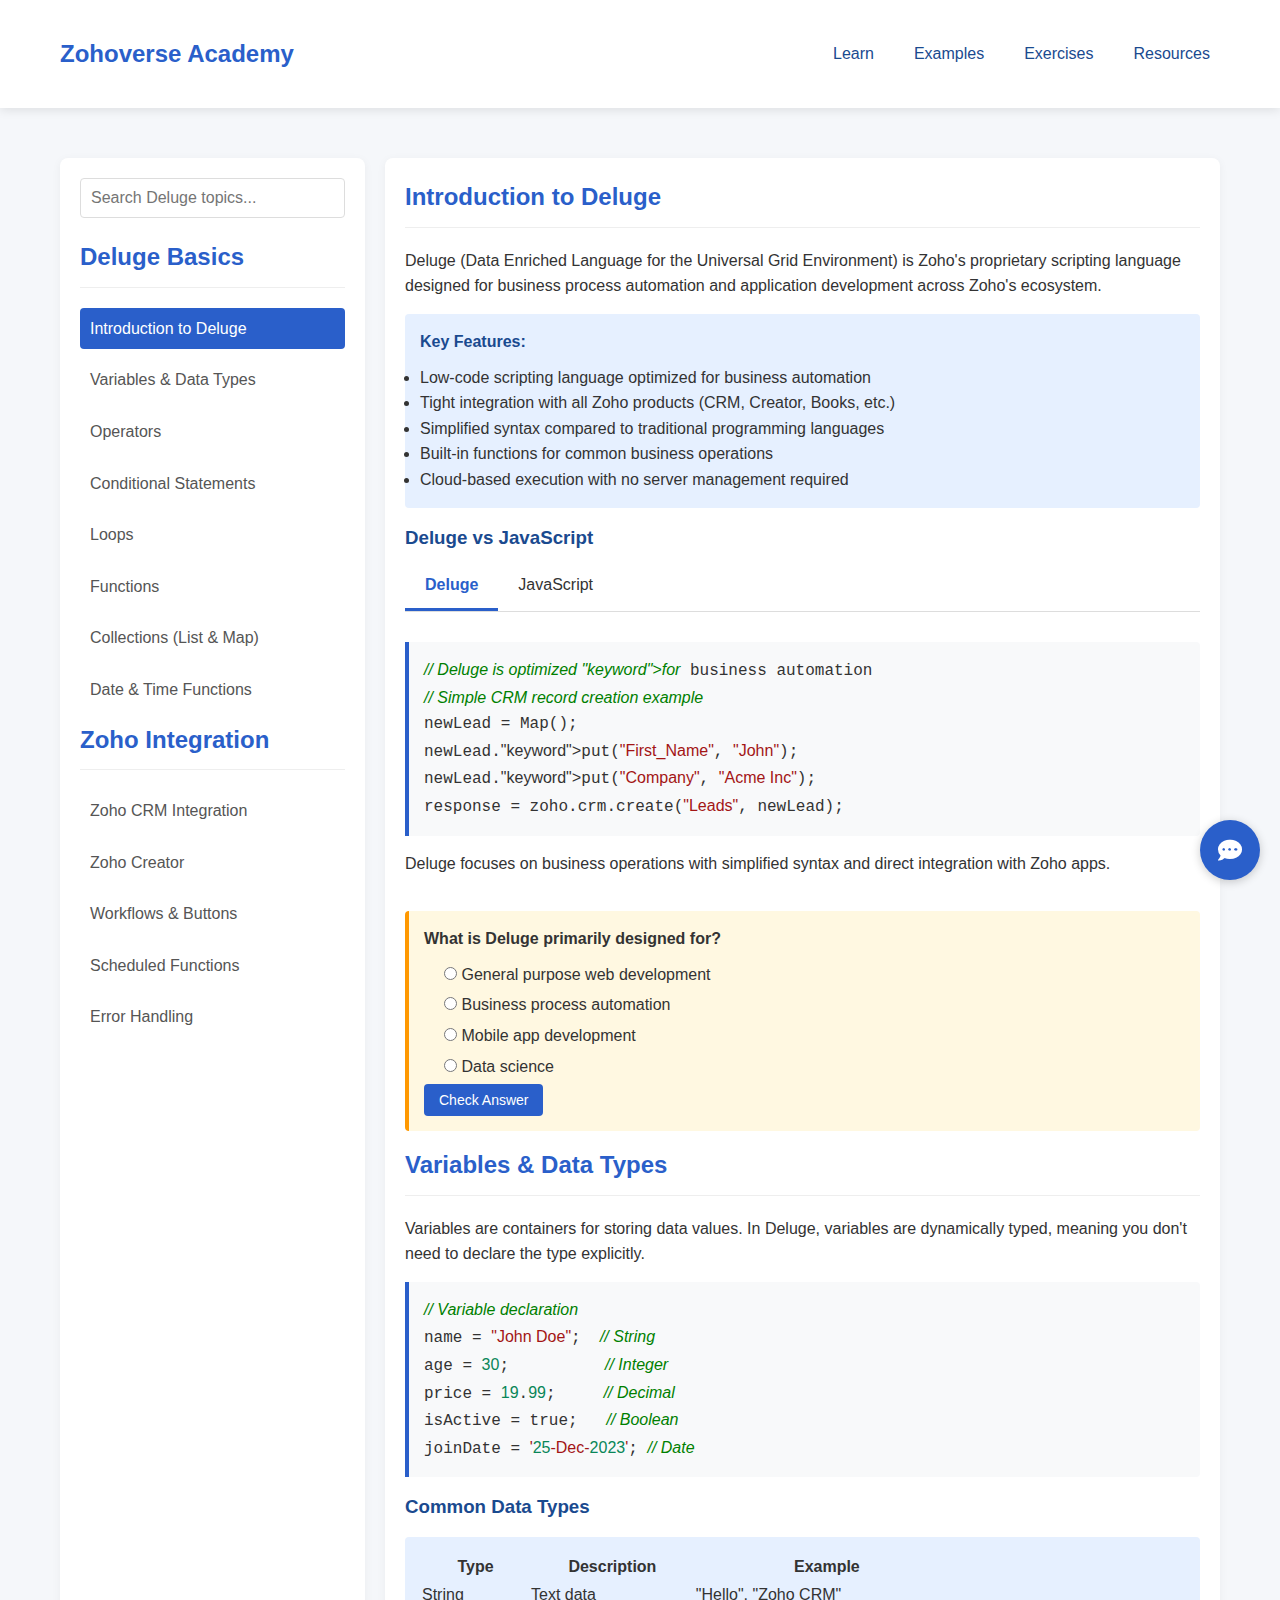
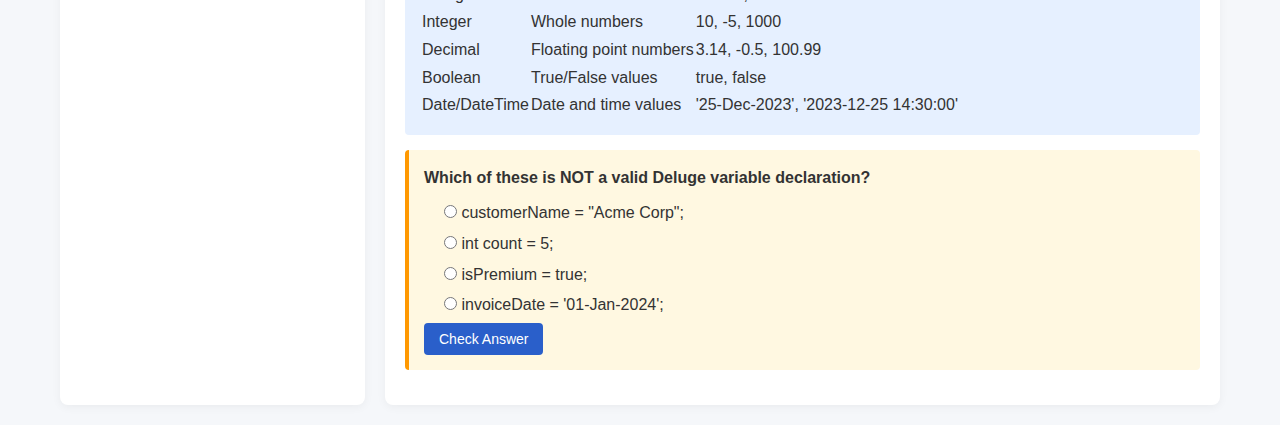
<file: Deluge/index.html>
<!DOCTYPE html>
<html lang="en">
<head>
    <meta charset="UTF-8">
    <meta name="viewport" content="width=device-width, initial-scale=1.0">
    <title>Deluge Scripting Academy</title>
    <style>
        :root {
            --zoho-blue: #2a5fca;
            --zoho-light-blue: #e6f0ff;
            --zoho-dark-blue: #1a4a8f;
            --zoho-gray: #f5f7fa;
            --zoho-dark-gray: #6b7785;
            --zoho-green: #4caf50;
            --zoho-orange: #ff9800;
            --zoho-red: #f44336;
        }

        * {
            box-sizing: border-box;
            margin: 0;
            padding: 0;
            font-family: 'Segoe UI', Tahoma, Geneva, Verdana, sans-serif;
        }

        body {
            background-color: var(--zoho-gray);
            color: #333;
            line-height: 1.6;
        }

        .container {
            max-width: 1200px;
            margin: 0 auto;
            padding: 20px;
        }

        header {
            background-color: white;
            box-shadow: 0 2px 10px rgba(0,0,0,0.1);
            padding: 15px 0;
            margin-bottom: 30px;
        }

        .header-content {
            display: flex;
            justify-content: space-between;
            align-items: center;
        }

        .logo {
            display: flex;
            align-items: center;
        }

        .logo img {
            height: 40px;
            margin-right: 10px;
        }

        .logo h1 {
            color: var(--zoho-blue);
            font-size: 24px;
        }

        nav ul {
            display: flex;
            list-style: none;
        }

        nav ul li {
            margin-left: 20px;
        }

        nav ul li a {
            text-decoration: none;
            color: var(--zoho-dark-blue);
            font-weight: 500;
            padding: 5px 10px;
            border-radius: 4px;
            transition: all 0.3s ease;
        }

        nav ul li a:hover {
            background-color: var(--zoho-light-blue);
            color: var(--zoho-blue);
        }

        .main-content {
            display: flex;
            flex-wrap: wrap;
            gap: 20px;
        }

        .sidebar {
            flex: 1;
            min-width: 250px;
            background-color: white;
            border-radius: 8px;
            box-shadow: 0 2px 10px rgba(0,0,0,0.05);
            padding: 20px;
        }

        .content-area {
            flex: 3;
            background-color: white;
            border-radius: 8px;
            box-shadow: 0 2px 10px rgba(0,0,0,0.05);
            padding: 20px;
        }

        h2 {
            color: var(--zoho-blue);
            margin-bottom: 20px;
            padding-bottom: 10px;
            border-bottom: 1px solid #eee;
        }

        h3 {
            color: var(--zoho-dark-blue);
            margin: 15px 0 10px;
        }

        .topic-list {
            list-style: none;
        }

        .topic-list li {
            margin-bottom: 10px;
        }

        .topic-list a {
            display: block;
            padding: 8px 10px;
            text-decoration: none;
            color: #555;
            border-radius: 4px;
            transition: all 0.3s ease;
        }

        .topic-list a:hover {
            background-color: var(--zoho-light-blue);
            color: var(--zoho-blue);
        }

        .topic-list a.active {
            background-color: var(--zoho-blue);
            color: white;
        }

        .code-block {
            background-color: #f8f9fa;
            border-left: 4px solid var(--zoho-blue);
            padding: 15px;
            margin: 15px 0;
            font-family: 'Courier New', Courier, monospace;
            white-space: pre-wrap;
            overflow-x: auto;
            border-radius: 0 4px 4px 0;
        }

        .example {
            background-color: var(--zoho-light-blue);
            padding: 15px;
            border-radius: 4px;
            margin: 15px 0;
        }

        .example-title {
            font-weight: bold;
            color: var(--zoho-dark-blue);
            margin-bottom: 10px;
        }

        .quiz {
            background-color: #fff8e1;
            padding: 15px;
            border-radius: 4px;
            margin: 15px 0;
            border-left: 4px solid var(--zoho-orange);
        }

        .quiz-question {
            font-weight: bold;
            margin-bottom: 10px;
        }

        .quiz-options {
            margin-left: 20px;
        }

        .quiz-option {
            margin-bottom: 5px;
        }

        .button {
            display: inline-block;
            background-color: var(--zoho-blue);
            color: white;
            padding: 8px 15px;
            border-radius: 4px;
            text-decoration: none;
            border: none;
            cursor: pointer;
            font-size: 14px;
            transition: background-color 0.3s ease;
        }

        .button:hover {
            background-color: var(--zoho-dark-blue);
        }

        .button.secondary {
            background-color: white;
            color: var(--zoho-blue);
            border: 1px solid var(--zoho-blue);
        }

        .button.secondary:hover {
            background-color: var(--zoho-light-blue);
        }

        .search-box {
            margin-bottom: 20px;
        }

        .search-box input {
            width: 100%;
            padding: 10px;
            border: 1px solid #ddd;
            border-radius: 4px;
            font-size: 16px;
        }

        .chat-container {
            display: none;
            position: fixed;
            bottom: 20px;
            right: 20px;
            width: 350px;
            background-color: white;
            border-radius: 8px;
            box-shadow: 0 5px 15px rgba(0,0,0,0.1);
            z-index: 1000;
        }

        .chat-header {
            background-color: var(--zoho-blue);
            color: white;
            padding: 15px;
            border-radius: 8px 8px 0 0;
            display: flex;
            justify-content: space-between;
            align-items: center;
        }

        .chat-header h3 {
            color: white;
            margin: 0;
        }

        .chat-close {
            background: none;
            border: none;
            color: white;
            font-size: 20px;
            cursor: pointer;
        }

        .chat-body {
            height: 300px;
            overflow-y: auto;
            padding: 15px;
        }

        .chat-message {
            margin-bottom: 15px;
            padding: 10px;
            border-radius: 4px;
            max-width: 80%;
        }

        .user-message {
            background-color: var(--zoho-light-blue);
            margin-left: auto;
            border-radius: 12px 12px 0 12px;
        }

        .bot-message {
            background-color: #f1f1f1;
            margin-right: auto;
            border-radius: 12px 12px 12px 0;
        }

        .chat-input {
            display: flex;
            padding: 10px;
            border-top: 1px solid #eee;
        }

        .chat-input input {
            flex: 1;
            padding: 10px;
            border: 1px solid #ddd;
            border-radius: 4px 0 0 4px;
        }

        .chat-input button {
            padding: 10px 15px;
            background-color: var(--zoho-blue);
            color: white;
            border: none;
            border-radius: 0 4px 4px 0;
            cursor: pointer;
        }

        .chat-toggle {
            position: fixed;
            bottom: 20px;
            right: 20px;
            background-color: var(--zoho-blue);
            color: white;
            width: 60px;
            height: 60px;
            border-radius: 50%;
            display: flex;
            justify-content: center;
            align-items: center;
            cursor: pointer;
            box-shadow: 0 2px 10px rgba(0,0,0,0.2);
            z-index: 999;
        }

        .chat-toggle i {
            font-size: 24px;
        }

        .error {
            color: var(--zoho-red);
            background-color: #ffebee;
            padding: 10px;
            border-radius: 4px;
            margin: 10px 0;
        }

        .success {
            color: var(--zoho-green);
            background-color: #e8f5e9;
            padding: 10px;
            border-radius: 4px;
            margin: 10px 0;
        }

        .tab-container {
            margin-bottom: 20px;
        }

        .tabs {
            display: flex;
            border-bottom: 1px solid #ddd;
        }

        .tab {
            padding: 10px 20px;
            cursor: pointer;
            border-bottom: 3px solid transparent;
        }

        .tab.active {
            border-bottom: 3px solid var(--zoho-blue);
            color: var(--zoho-blue);
            font-weight: bold;
        }

        .tab-content {
            display: none;
            padding: 15px 0;
        }

        .tab-content.active {
            display: block;
        }

        @media (max-width: 768px) {
            .header-content {
                flex-direction: column;
                text-align: center;
            }

            nav ul {
                margin-top: 15px;
                justify-content: center;
            }

            .main-content {
                flex-direction: column;
            }

            .sidebar {
                min-width: 100%;
            }

            .chat-container {
                width: 90%;
                right: 5%;
            }
        }

        /* Syntax highlighting */
        .keyword {
            color: #0000ff;
            font-weight: bold;
        }
        .string {
            color: #a31515;
        }
        .comment {
            color: #008000;
            font-style: italic;
        }
        .number {
            color: #098658;
        }
        .function {
            color: #795e26;
        }
    </style>
    <link rel="stylesheet" href="https://cdnjs.cloudflare.com/ajax/libs/font-awesome/6.0.0-beta3/css/all.min.css">
</head>
<body>
    <header>
        <div class="container header-content">
            <div class="logo">
               
                <h1>Zohoverse Academy</h1>
            </div>
            <nav>
                <ul>
                    <li><a href="#" class="active">Learn</a></li>
                    <li><a href="#">Examples</a></li>
                    <li><a href="#">Exercises</a></li>
                    <li><a href="#">Resources</a></li>
                </ul>
            </nav>
        </div>
    </header>

    <div class="container">
        <div class="main-content">
            <div class="sidebar">
                <div class="search-box">
                    <input type="text" placeholder="Search Deluge topics...">
                </div>
                <h2>Deluge Basics</h2>
                <ul class="topic-list">
                    <li><a href="#" class="active" data-topic="intro">Introduction to Deluge</a></li>
                    <li><a href="#" data-topic="variables">Variables & Data Types</a></li>
                    <li><a href="#" data-topic="operators">Operators</a></li>
                    <li><a href="#" data-topic="conditionals">Conditional Statements</a></li>
                    <li><a href="#" data-topic="loops">Loops</a></li>
                    <li><a href="#" data-topic="functions">Functions</a></li>
                    <li><a href="#" data-topic="collections">Collections (List & Map)</a></li>
                    <li><a href="#" data-topic="dates">Date & Time Functions</a></li>
                </ul>

                <h2>Zoho Integration</h2>
                <ul class="topic-list">
                    <li><a href="#" data-topic="crm">Zoho CRM Integration</a></li>
                    <li><a href="#" data-topic="creator">Zoho Creator</a></li>
                    <li><a href="#" data-topic="workflows">Workflows & Buttons</a></li>
                    <li><a href="#" data-topic="schedules">Scheduled Functions</a></li>
                    <li><a href="#" data-topic="error">Error Handling</a></li>
                </ul>
            </div>

            <div class="content-area">
                <div id="intro" class="topic-content active">
                    <h2>Introduction to Deluge</h2>
                    <p>Deluge (Data Enriched Language for the Universal Grid Environment) is Zoho's proprietary scripting language designed for business process automation and application development across Zoho's ecosystem.</p>
                    
                    <div class="example">
                        <div class="example-title">Key Features:</div>
                        <ul>
                            <li>Low-code scripting language optimized for business automation</li>
                            <li>Tight integration with all Zoho products (CRM, Creator, Books, etc.)</li>
                            <li>Simplified syntax compared to traditional programming languages</li>
                            <li>Built-in functions for common business operations</li>
                            <li>Cloud-based execution with no server management required</li>
                        </ul>
                    </div>

                    <h3>Deluge vs JavaScript</h3>
                    <div class="tab-container">
                        <div class="tabs">
                            <div class="tab active" data-tab="deluge">Deluge</div>
                            <div class="tab" data-tab="javascript">JavaScript</div>
                        </div>
                        <div class="tab-content active" id="deluge-tab">
                            <div class="code-block">// Deluge is optimized for business automation
// Simple CRM record creation example
newLead = Map();
newLead.put("First_Name", "John");
newLead.put("Company", "Acme Inc");
response = zoho.crm.create("Leads", newLead);</div>
                            <p>Deluge focuses on business operations with simplified syntax and direct integration with Zoho apps.</p>
                        </div>
                        <div class="tab-content" id="javascript-tab">
                            <div class="code-block">// JavaScript is more general purpose
// Similar CRM operation would require API calls
const newLead = {
    First_Name: "John",
    Company: "Acme Inc"
};

fetch('https://crm.zoho.com/api/leads', {
    method: 'POST',
    headers: {
        'Authorization': 'Bearer YOUR_ACCESS_TOKEN',
        'Content-Type': 'application/json'
    },
    body: JSON.stringify(newLead)
})
.then(response => response.json())
.then(data => console.log(data));</div>
                            <p>JavaScript requires more code for the same operation and needs explicit API handling.</p>
                        </div>
                    </div>

                    <div class="quiz">
                        <div class="quiz-question">What is Deluge primarily designed for?</div>
                        <div class="quiz-options">
                            <div class="quiz-option"><input type="radio" name="quiz1" id="q1a"> <label for="q1a">General purpose web development</label></div>
                            <div class="quiz-option"><input type="radio" name="quiz1" id="q1b"> <label for="q1b">Business process automation</label></div>
                            <div class="quiz-option"><input type="radio" name="quiz1" id="q1c"> <label for="q1c">Mobile app development</label></div>
                            <div class="quiz-option"><input type="radio" name="quiz1" id="q1d"> <label for="q1d">Data science</label></div>
                        </div>
                        <button class="button" onclick="checkAnswer('quiz1', 'q1b')">Check Answer</button>
                    </div>
                </div>

                <div id="variables" class="topic-content">
                    <h2>Variables & Data Types</h2>
                    <p>Variables are containers for storing data values. In Deluge, variables are dynamically typed, meaning you don't need to declare the type explicitly.</p>
                    
                    <div class="code-block">// Variable declaration
name = "John Doe";  // String
age = 30;          // Integer
price = 19.99;     // Decimal
isActive = true;   // Boolean
joinDate = '25-Dec-2023'; // Date</div>

                    <h3>Common Data Types</h3>
                    <div class="example">
                        <table>
                            <tr>
                                <th>Type</th>
                                <th>Description</th>
                                <th>Example</th>
                            </tr>
                            <tr>
                                <td>String</td>
                                <td>Text data</td>
                                <td>"Hello", "Zoho CRM"</td>
                            </tr>
                            <tr>
                                <td>Integer</td>
                                <td>Whole numbers</td>
                                <td>10, -5, 1000</td>
                            </tr>
                            <tr>
                                <td>Decimal</td>
                                <td>Floating point numbers</td>
                                <td>3.14, -0.5, 100.99</td>
                            </tr>
                            <tr>
                                <td>Boolean</td>
                                <td>True/False values</td>
                                <td>true, false</td>
                            </tr>
                            <tr>
                                <td>Date/DateTime</td>
                                <td>Date and time values</td>
                                <td>'25-Dec-2023', '2023-12-25 14:30:00'</td>
                            </tr>
                        </table>
                    </div>

                    <div class="quiz">
                        <div class="quiz-question">Which of these is NOT a valid Deluge variable declaration?</div>
                        <div class="quiz-options">
                            <div class="quiz-option"><input type="radio" name="quiz2" id="q2a"> <label for="q2a">customerName = "Acme Corp";</label></div>
                            <div class="quiz-option"><input type="radio" name="quiz2" id="q2b"> <label for="q2b">int count = 5;</label></div>
                            <div class="quiz-option"><input type="radio" name="quiz2" id="q2c"> <label for="q2c">isPremium = true;</label></div>
                            <div class="quiz-option"><input type="radio" name="quiz2" id="q2d"> <label for="q2d">invoiceDate = '01-Jan-2024';</label></div>
                        </div>
                        <button class="button" onclick="checkAnswer('quiz2', 'q2b')">Check Answer</button>
                    </div>
                </div>

                <!-- More topic content divs would follow the same pattern -->
                <!-- For brevity, I've included just two topics in this example -->

            </div>
        </div>
    </div>

    <div class="chat-toggle" id="chatToggle">
        <i class="fas fa-comment-dots"></i>
    </div>

    <div class="chat-container" id="chatContainer">
        <div class="chat-header">
            <h3>Deluge Assistant</h3>
            <button class="chat-close" id="chatClose">&times;</button>
        </div>
        <div class="chat-body" id="chatBody">
            <div class="chat-message bot-message">
                Hello! I'm your Deluge scripting assistant. How can I help you with Deluge today?
            </div>
        </div>
        <div class="chat-input">
            <input type="text" id="userInput" placeholder="Ask about Deluge...">
            <button id="sendButton"><i class="fas fa-paper-plane"></i></button>
        </div>
    </div>

    <script>
        // Topic navigation
        document.querySelectorAll('.topic-list a').forEach(link => {
            link.addEventListener('click', function(e) {
                e.preventDefault();
                const topicId = this.getAttribute('data-topic');
                
                // Hide all topic contents
                document.querySelectorAll('.topic-content').forEach(content => {
                    content.classList.remove('active');
                });
                
                // Show selected topic
                document.getElementById(topicId).classList.add('active');
                
                // Update active link
                document.querySelectorAll('.topic-list a').forEach(lnk => {
                    lnk.classList.remove('active');
                });
                this.classList.add('active');
            });
        });

        // Tab functionality
        document.querySelectorAll('.tab').forEach(tab => {
            tab.addEventListener('click', function() {
                const tabId = this.getAttribute('data-tab');
                
                // Update active tab
                this.parentElement.querySelectorAll('.tab').forEach(t => {
                    t.classList.remove('active');
                });
                this.classList.add('active');
                
                // Update active content
                const container = this.closest('.tab-container');
                container.querySelectorAll('.tab-content').forEach(content => {
                    content.classList.remove('active');
                });
                container.querySelector(`#${tabId}-tab`).classList.add('active');
            });
        });

        // Chat functionality
        const chatToggle = document.getElementById('chatToggle');
        const chatContainer = document.getElementById('chatContainer');
        const chatClose = document.getElementById('chatClose');
        const chatBody = document.getElementById('chatBody');
        const userInput = document.getElementById('userInput');
        const sendButton = document.getElementById('sendButton');

        chatToggle.addEventListener('click', function() {
            chatContainer.style.display = chatContainer.style.display === 'block' ? 'none' : 'block';
        });

        chatClose.addEventListener('click', function() {
            chatContainer.style.display = 'none';
        });

        function sendMessage() {
            const message = userInput.value.trim();
            if (message === '') return;

            // Add user message
            const userMessage = document.createElement('div');
            userMessage.className = 'chat-message user-message';
            userMessage.textContent = message;
            chatBody.appendChild(userMessage);

            // Clear input
            userInput.value = '';

            // Scroll to bottom
            chatBody.scrollTop = chatBody.scrollHeight;

            // Process message and generate response
            setTimeout(() => {
                const response = generateResponse(message);
                const botMessage = document.createElement('div');
                botMessage.className = 'chat-message bot-message';
                botMessage.innerHTML = response;
                chatBody.appendChild(botMessage);
                chatBody.scrollTop = chatBody.scrollHeight;
            }, 500);
        }

        sendButton.addEventListener('click', sendMessage);
        userInput.addEventListener('keypress', function(e) {
            if (e.key === 'Enter') {
                sendMessage();
            }
        });

        // Simple response generation
        function generateResponse(message) {
            const lowerMsg = message.toLowerCase();
            
            if (lowerMsg.includes('hello') || lowerMsg.includes('hi')) {
                return "Hello! How can I assist you with Deluge scripting today?";
            } else if (lowerMsg.includes('variable') || lowerMsg.includes('declare')) {
                return `In Deluge, you can declare variables like this:
<pre><code>name = "John";  // String
age = 30;      // Integer
price = 19.99; // Decimal
isActive = true; // Boolean</code></pre>
Deluge is dynamically typed, so you don't need to specify the type.`;
            } else if (lowerMsg.includes('function') || lowerMsg.includes('create')) {
                return `Here's how to create a function in Deluge:
<pre><code>function calculateDiscount(price, discountPercent)
{
    discountAmount = price * discountPercent / 100;
    finalPrice = price - discountAmount;
    return finalPrice;
}

// Call the function
salePrice = calculateDiscount(100, 15);</code></pre>`;
            } else if (lowerMsg.includes('crm') || lowerMsg.includes('record')) {
                return `To work with Zoho CRM records in Deluge:
<pre><code>// Create a new lead
newLead = Map();
newLead.put("First_Name", "John");
newLead.put("Company", "Acme Inc");
response = zoho.crm.create("Leads", newLead);

// Get records
leads = zoho.crm.getRecords("Leads");</code></pre>`;
            } else if (lowerMsg.includes('loop') || lowerMsg.includes('iterate')) {
                return `Deluge supports loops to iterate through collections:
<pre><code>// For each loop
for each lead in leads
{
    info lead.get("Email");
}

// While loop
i = 0;
while (i < 5)
{
    info i;
    i = i + 1;
}</code></pre>`;
            } else if (lowerMsg.includes('condition') || lowerMsg.includes('if')) {
                return `Conditional statements in Deluge:
<pre><code>if (score > 90)
{
    grade = "A";
}
else if (score > 80)
{
    grade = "B";
}
else
{
    grade = "C";
}</code></pre>`;
            } else if (lowerMsg.includes('date') || lowerMsg.includes('time')) {
                return `Working with dates in Deluge:
<pre><code>// Get current date
today = zoho.currentdate;

// Format date
formattedDate = today.toString("yyyy-MM-dd");

// Add days to date
futureDate = today.addDay(7);

// Compare dates
if (dueDate < today)
{
    info "This task is overdue!";
}</code></pre>`;
            } else if (lowerMsg.includes('list') || lowerMsg.includes('array') || lowerMsg.includes('map')) {
                return `Collections in Deluge (List and Map):
<pre><code>// List example
colors = List();
colors.add("Red");
colors.add("Green");
colors.add("Blue");

// Map example (key-value pairs)
contact = Map();
contact.put("name", "John");
contact.put("email", "john@example.com");
contact.put("phone", "555-1234");</code></pre>`;
            } else if (lowerMsg.includes('error') || lowerMsg.includes('exception')) {
                return `Error handling in Deluge:
<pre><code>try
{
    // Code that might fail
    data = zoho.crm.getRecordById("Leads", 123456);
}
catch (e)
{
    // Handle the error
    info "Error occurred: " + e.toString();
}</code></pre>`;
            } else {
                return "I'm not sure I understand. Could you ask about specific Deluge concepts like variables, functions, CRM integration, or other topics?";
            }
        }

        // Quiz answer checking
        function checkAnswer(quizName, correctId) {
            const selected = document.querySelector(`input[name="${quizName}"]:checked`);
            if (!selected) {
                alert("Please select an answer!");
                return;
            }

            if (selected.id === correctId) {
                alert("Correct! 🎉");
            } else {
                alert("Incorrect. Try again!");
            }
        }

        // Syntax highlighting (simplified)
        document.querySelectorAll('.code-block').forEach(block => {
            let code = block.textContent;
            
            // Highlight keywords
            const keywords = ['if', 'else', 'for', 'each', 'while', 'function', 'return', 'try', 'catch', 'info', 'alert', 'map', 'list', 'put', 'get', 'add'];
            keywords.forEach(kw => {
                const regex = new RegExp(`\\b${kw}\\b`, 'g');
                code = code.replace(regex, `<span class="keyword">${kw}</span>`);
            });
            
            // Highlight strings
            code = code.replace(/"([^"]*)"/g, '<span class="string">"$1"</span>');
            code = code.replace(/'([^']*)'/g, '<span class="string">\'$1\'</span>');
            
            // Highlight comments
            code = code.replace(/\/\/.*$/gm, '<span class="comment">$&</span>');
            code = code.replace(/\/\*[\s\S]*?\*\//g, '<span class="comment">$&</span>');
            
            // Highlight numbers
            code = code.replace(/\b\d+\b/g, '<span class="number">$&</span>');
            
            block.innerHTML = code;
        });
    </script>
</body>
</html>
</file>
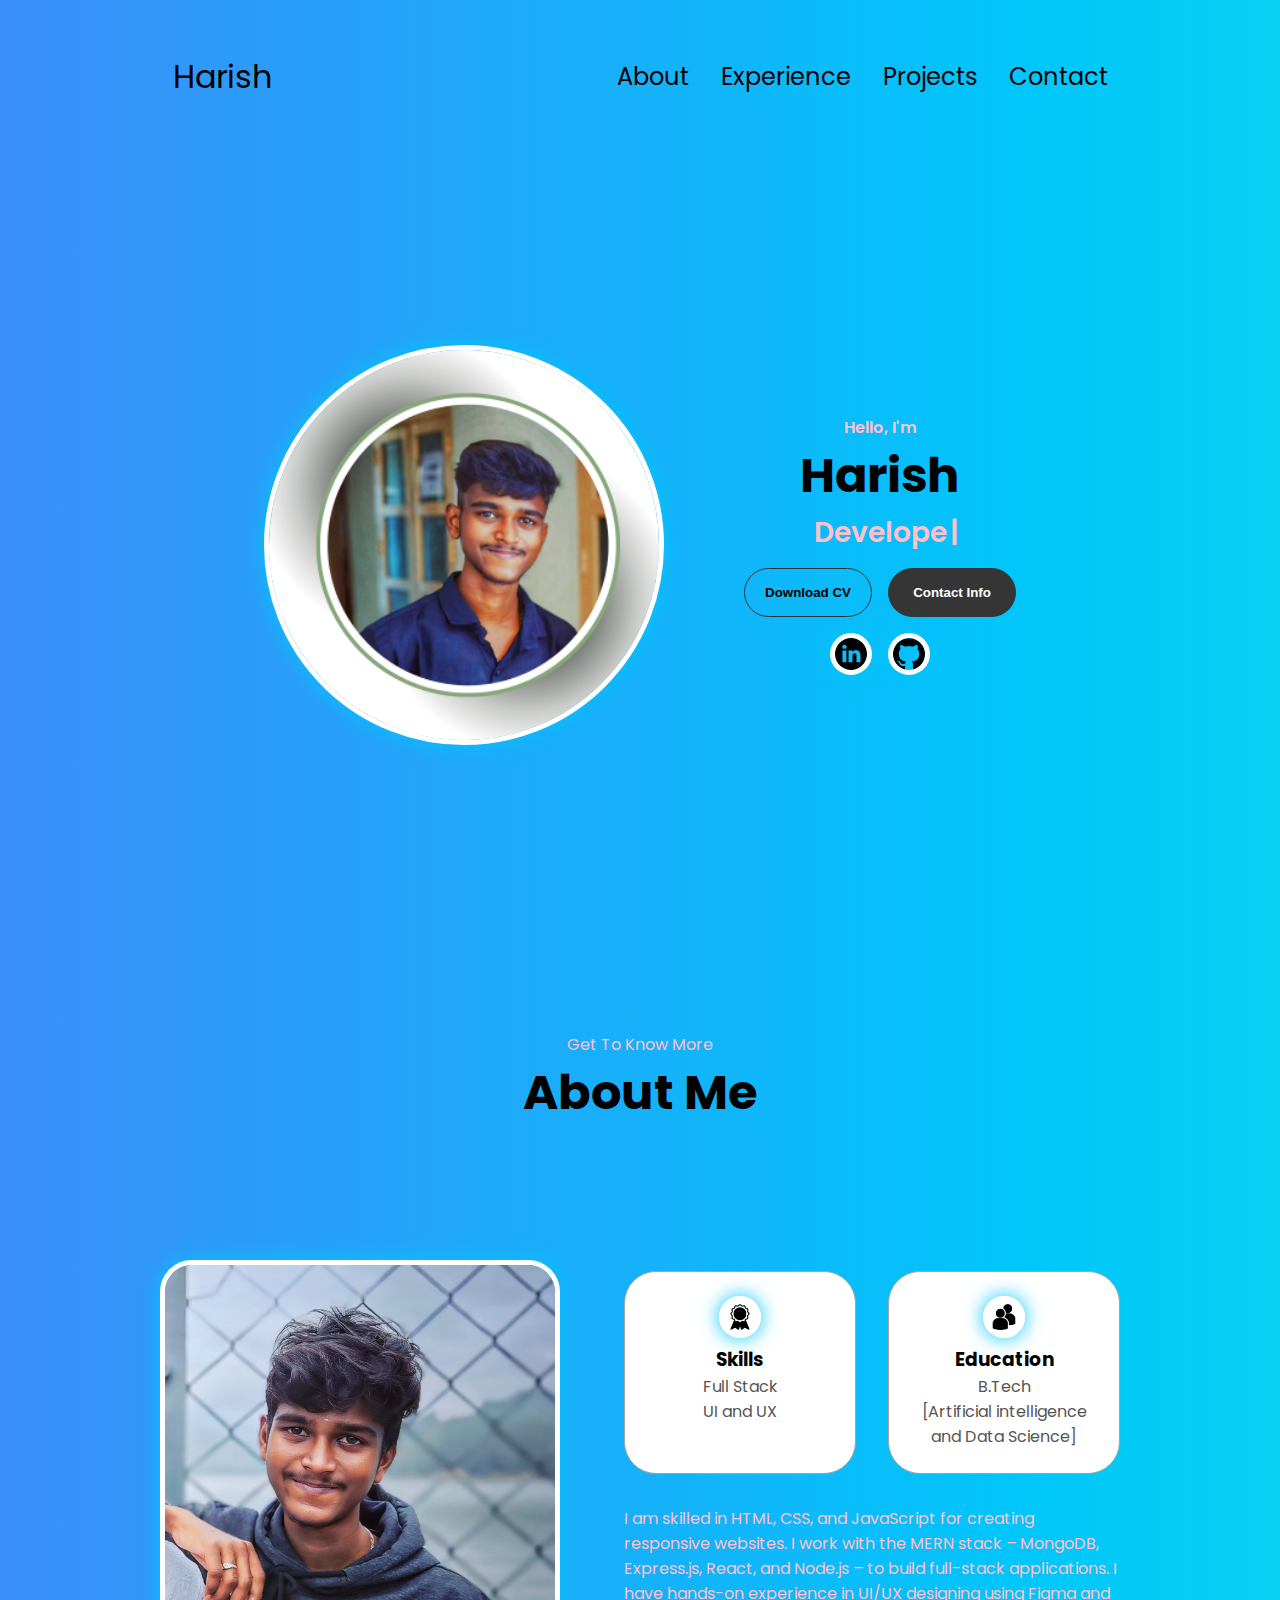
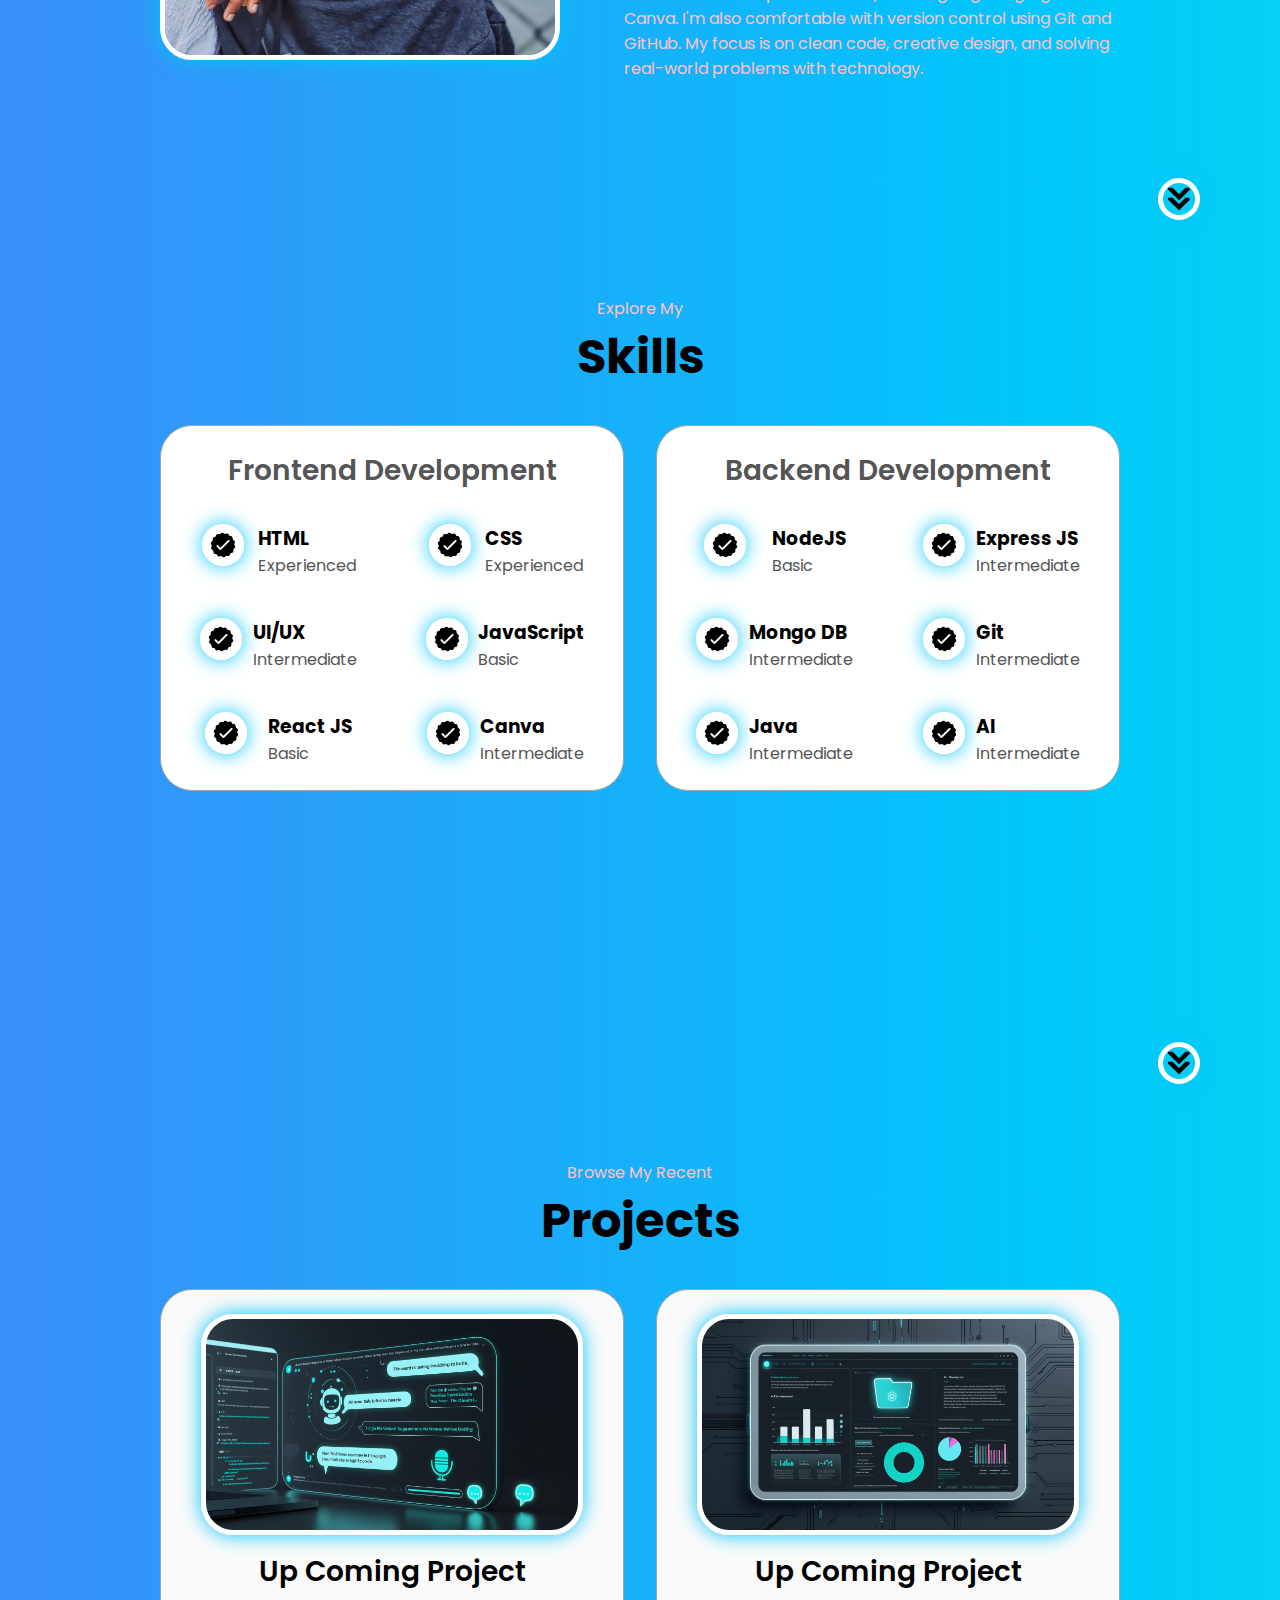
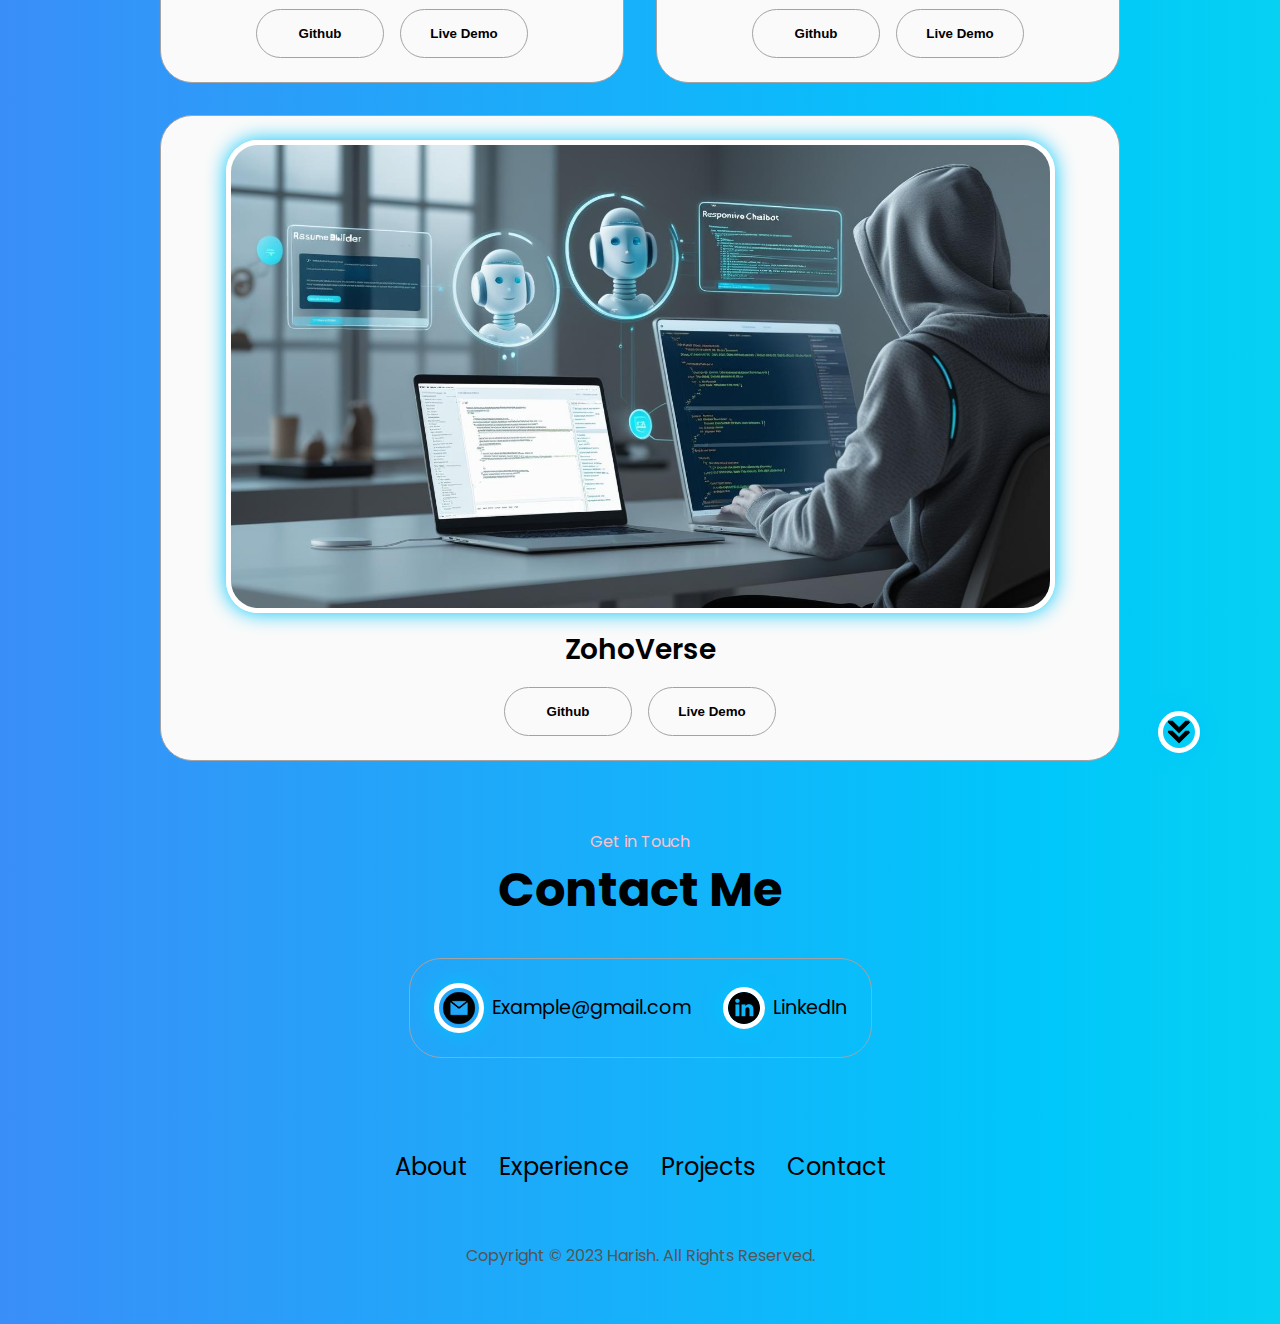
<file: Portfolio/index.html>
<!DOCTYPE html>
<html lang="en">
  <head>
    <meta charset="UTF-8" />
    <meta http-equiv="X-UA-Compatible" content="IE=edge" />
    <meta name="viewport" content="width=device-width, initial-scale=1.0" />
    <title>My Portfolio</title>
    <link rel="stylesheet" href="style.css" />
    <link rel="stylesheet" href="mediaqueries.css" />
  </head>
  <body>
    <nav id="desktop-nav">
      <div class="logo">Harish</div>
      <div>
        <ul class="nav-links">
          <li><a href="#about">About</a></li>
          <li><a href="#experience">Experience</a></li>
          <li><a href="#projects">Projects</a></li>
          <li><a href="#contact">Contact</a></li>
        </ul>
      </div>
    </nav>
    <nav id="hamburger-nav">
      <div class="logo">Harish</div>
      <div class="hamburger-menu">
        <div class="hamburger-icon" onclick="toggleMenu()">
          <span></span>
          <span></span>
          <span></span>
        </div>
        <div class="menu-links">
          <li><a href="#about" onclick="toggleMenu()">About</a></li>
          <li><a href="#experience" onclick="toggleMenu()">Experience</a></li>
          <li><a href="#projects" onclick="toggleMenu()">Projects</a></li>
          <li><a href="#contact" onclick="toggleMenu()">Contact</a></li>
        </div>
      </div>
    </nav>
    <section id="profile">
      <div class="section__pic-container">
        <img src="./assets/Green Gradient Minimalist Simple Instagram Profile Picture.png" alt="John Doe profile picture" />
      </div>
      <div class="section__text">
        <p class="section__text__p1">Hello, I'm</p>
        <h1 class="title">Harish</h1>
        <p class="section__text__p2 animated-text" 
     data-period="2000" 
     data-rotate='["Developer", "Designer", "Product Architect"]'>
  </p>
     <!----   <p class="section__text__p2">Designer and Developer</p>-->
        <div class="btn-container">
          <button
            class="btn btn-color-2"
            onclick="window.open('./assets/resume-example.')"
          >
            Download CV
          </button>
          <button class="btn btn-color-1" onclick="location.href='./#contact'">
            Contact Info
          </button>
        </div>
        <div id="socials-container">
          <img
            src="./assets/linkedin.png"
            alt="My LinkedIn profile"
            class="icon"
            onclick="location.href='https://linkedin.com/'"
          />
          <img
            src="./assets/github.png"
            alt="My Github profile"
            class="icon"
            onclick="location.href='https://github.com/'"
          />
        </div>
      </div>
    </section>
    <section id="about">
      <p class="section__text__p1">Get To Know More</p>
      <h1 class="title">About Me</h1>
      <div class="section-container">
        <div class="section__pic-container">
          <img
            src="./assets/1.jfif"
            alt="Profile picture"
            class="about-pic"
          />
        </div>
        <div class="about-details-container">
          <div class="about-containers">
            <div class="details-container">
              <img
                src="./assets/experience.png"
                alt="Experience icon"
                class="icon"
              />
              <h3>Skills</h3>
              <p>Full Stack<br /> UI and UX</p>
            </div>
            <div class="details-container">
              <img
                src="./assets/education.png"
                alt="Education icon"
                class="icon"
              />
              <h3>Education</h3>
              <p>B.Tech<br />[Artificial intelligence and Data Science]</p>
            </div>
          </div>
          <div class="text-container" >
            <p style="color: pink;">
              I am skilled in HTML, CSS, and JavaScript for creating responsive websites.
               I work with the MERN stack – MongoDB, Express.js, React, and Node.js – to build full-stack applications.
                I have hands-on experience in UI/UX designing using Figma and Canva. I'm also comfortable with version control using Git and GitHub. 
              My focus is on clean code, creative design, and solving real-world problems with technology.
            </p>
          </div>
        </div>
      </div>
      <img
        src="./assets/arrow.png"
        alt="Arrow icon"
        class="icon arrow"
        onclick="location.href='./#experience'"
      />
    </section>
    <section id="experience">
      <p class="section__text__p1">Explore My</p>
      <h1 class="title">Skills</h1>
      <div class="experience-details-container">
        <div class="about-containers">
          <div class="details-container">
            <h2 class="experience-sub-title">Frontend Development</h2>
            <div class="article-container">
              <article>
                <img
                  src="./assets/checkmark.png"
                  alt="Experience icon"
                  class="icon"
                />
                <div>
                  <h3>HTML</h3>
                  <p>Experienced</p>
                </div>
              </article>
              <article>
                <img
                  src="./assets/checkmark.png"
                  alt="Experience icon"
                  class="icon"
                />
                <div>
                  <h3>CSS</h3>
                  <p>Experienced</p>
                </div>
              </article>
              <article>
                <img
                  src="./assets/checkmark.png"
                  alt="Experience icon"
                  class="icon"
                />
                <div>
                  <h3>UI/UX</h3>
                  <p>Intermediate</p>
                </div>
              </article>
              <article>
                <img
                  src="./assets/checkmark.png"
                  alt="Experience icon"
                  class="icon"
                />
                <div>
                  <h3>JavaScript</h3>
                  <p>Basic</p>
                </div>
              </article>
              <article>
                <img
                  src="./assets/checkmark.png"
                  alt="Experience icon"
                  class="icon"
                />
                <div>
                  <h3>React JS</h3>
                  <p>Basic</p>
                </div>
              </article>
              <article>
                <img
                  src="./assets/checkmark.png"
                  alt="Experience icon"
                  class="icon"
                />
                <div>
                  <h3>Canva</h3>
                  <p>Intermediate</p>
                </div>
              </article>
            </div>
          </div>
          <div class="details-container">
            <h2 class="experience-sub-title">Backend Development</h2>
            <div class="article-container">
              <article>
                <img
                  src="./assets/checkmark.png"
                  alt="Experience icon"
                  class="icon"
                />
                <div>
                  <h3>NodeJS</h3>
                  <p>Basic</p>
                </div>
              </article>
              <article>
                <img
                  src="./assets/checkmark.png"
                  alt="Experience icon"
                  class="icon"
                />
                <div>
                  <h3>Express JS</h3>
                  <p>Intermediate</p>
                </div>
              </article>
              <article>
                <img
                  src="./assets/checkmark.png"
                  alt="Experience icon"
                  class="icon"
                />
                <div>
                  <h3>Mongo DB</h3>
                  <p>Intermediate</p>
                </div>
              </article>
              <article>
                <img
                  src="./assets/checkmark.png"
                  alt="Experience icon"
                  class="icon"
                />
                <div>
                  <h3>Git</h3>
                  <p>Intermediate</p>
                </div>
              </article>
               <article>
                <img
                  src="./assets/checkmark.png"
                  alt="Experience icon"
                  class="icon"
                />
                <div>
                  <h3>Java</h3>
                  <p>Intermediate</p>
                </div>
              </article>
               <article>
                <img
                  src="./assets/checkmark.png"
                  alt="Experience icon"
                  class="icon"
                />
                <div>
                  <h3>AI</h3>
                  <p>Intermediate</p>
                </div>
              </article>
            </div>
          </div>
        </div>
      </div>
      <img
        src="./assets/arrow.png"
        alt="Arrow icon"
        class="icon arrow"
        onclick="location.href='./#projects'"
      />
    </section>
    <section id="projects">
      <p class="section__text__p1">Browse My Recent</p>
      <h1 class="title">Projects</h1>
      <div class="experience-details-container">
        <div class="about-containers">
          <div class="details-container color-container">
            <div class="article-container">
              <img
                 src="assets/copy.jpg"
                alt="Project 1"
                class="project-img"
              />
            </div>
            <h2 class="experience-sub-title project-title">Up Coming Project</h2>
            <div class="btn-container">
              <button
                class="btn btn-color-2 project-btn"
                onclick="location.href='https://github.com/'"
              >
                Github
              </button>
              <button
                class="btn btn-color-2 project-btn"
                onclick="location.href='https://github.com/'"
              >
                Live Demo
              </button>
            </div>
          </div>
          <div class="details-container color-container">
            <div class="article-container">
              <img
                src="assets/copy1.jpg"
                class="project-img"
              />
            </div>
            <h2 class="experience-sub-title project-title">Up Coming Project</h2>
            <div class="btn-container">
              <button
                class="btn btn-color-2 project-btn"
                onclick="location.href='https://github.com/'"
              >
                Github
              </button>
              <button
                class="btn btn-color-2 project-btn"
                onclick="location.href='https://github.com/'"
              >
                Live Demo
              </button>
            </div>
          </div>
          <div class="details-container color-container">
            <div class="article-container">
              <img
                src="assets/copy3.jpg"
                alt="Project 3"
                class="project-img"
              />
            </div>
            <h2 class="experience-sub-title project-title">ZohoVerse</h2>
            <div class="btn-container">
              <button
                class="btn btn-color-2 project-btn"
                onclick="location.href='https://github.com/'"
              >
                Github
              </button>
              <button
                class="btn btn-color-2 project-btn"
                onclick="location.href='https://github.com/'"
              >
                Live Demo
              </button>
            </div>
          </div>
        </div>
      </div>
      <img
        src="./assets/arrow.png"
        alt="Arrow icon"
        class="icon arrow"
        onclick="location.href='./#contact'"
      />
    </section>
    <section id="contact">
      <p class="section__text__p1">Get in Touch</p>
      <h1 class="title">Contact Me</h1>
      <div class="contact-info-upper-container">
        <div class="contact-info-container">
          <img
            src="./assets/email.png"
            alt="Email icon"
            class="icon contact-icon email-icon"
          />
          <p><a href="mailto:harish2004devil@gmail.com">Example@gmail.com</a></p>
        </div>
        <div class="contact-info-container">
          <img
            src="./assets/linkedin.png"
            alt="LinkedIn icon"
            class="icon contact-icon"
          />
          <p><a href="https://www.linkedin.com">LinkedIn</a></p>
        </div>
      </div>
    </section>
    <footer>
      <nav>
        <div class="nav-links-container">
          <ul class="nav-links">
            <li><a href="#about">About</a></li>
            <li><a href="#experience">Experience</a></li>
            <li><a href="#projects">Projects</a></li>
            <li><a href="#contact">Contact</a></li>
          </ul>
        </div>
      </nav>
      <p>Copyright &#169; 2023 Harish. All Rights Reserved.</p>
    </footer>
    <script src="script.js"></script>
  </body>
</html>
</file>
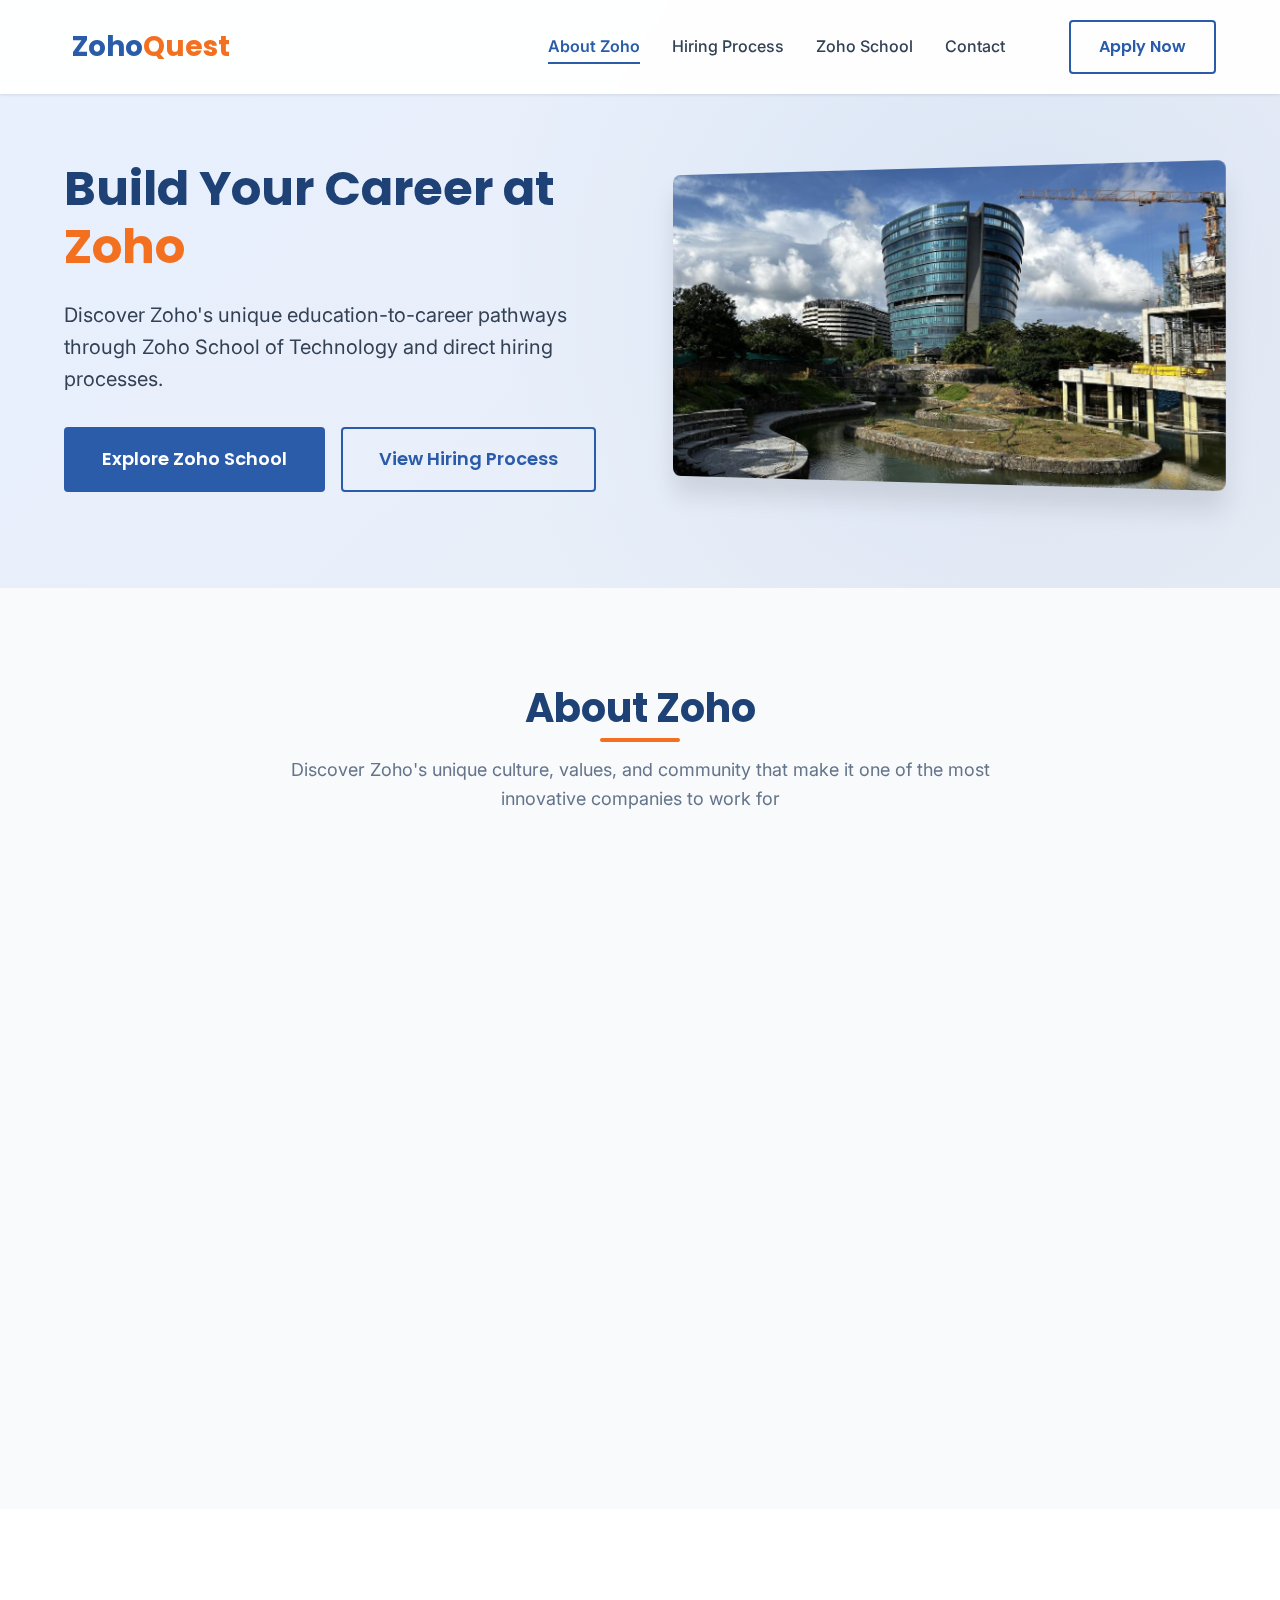
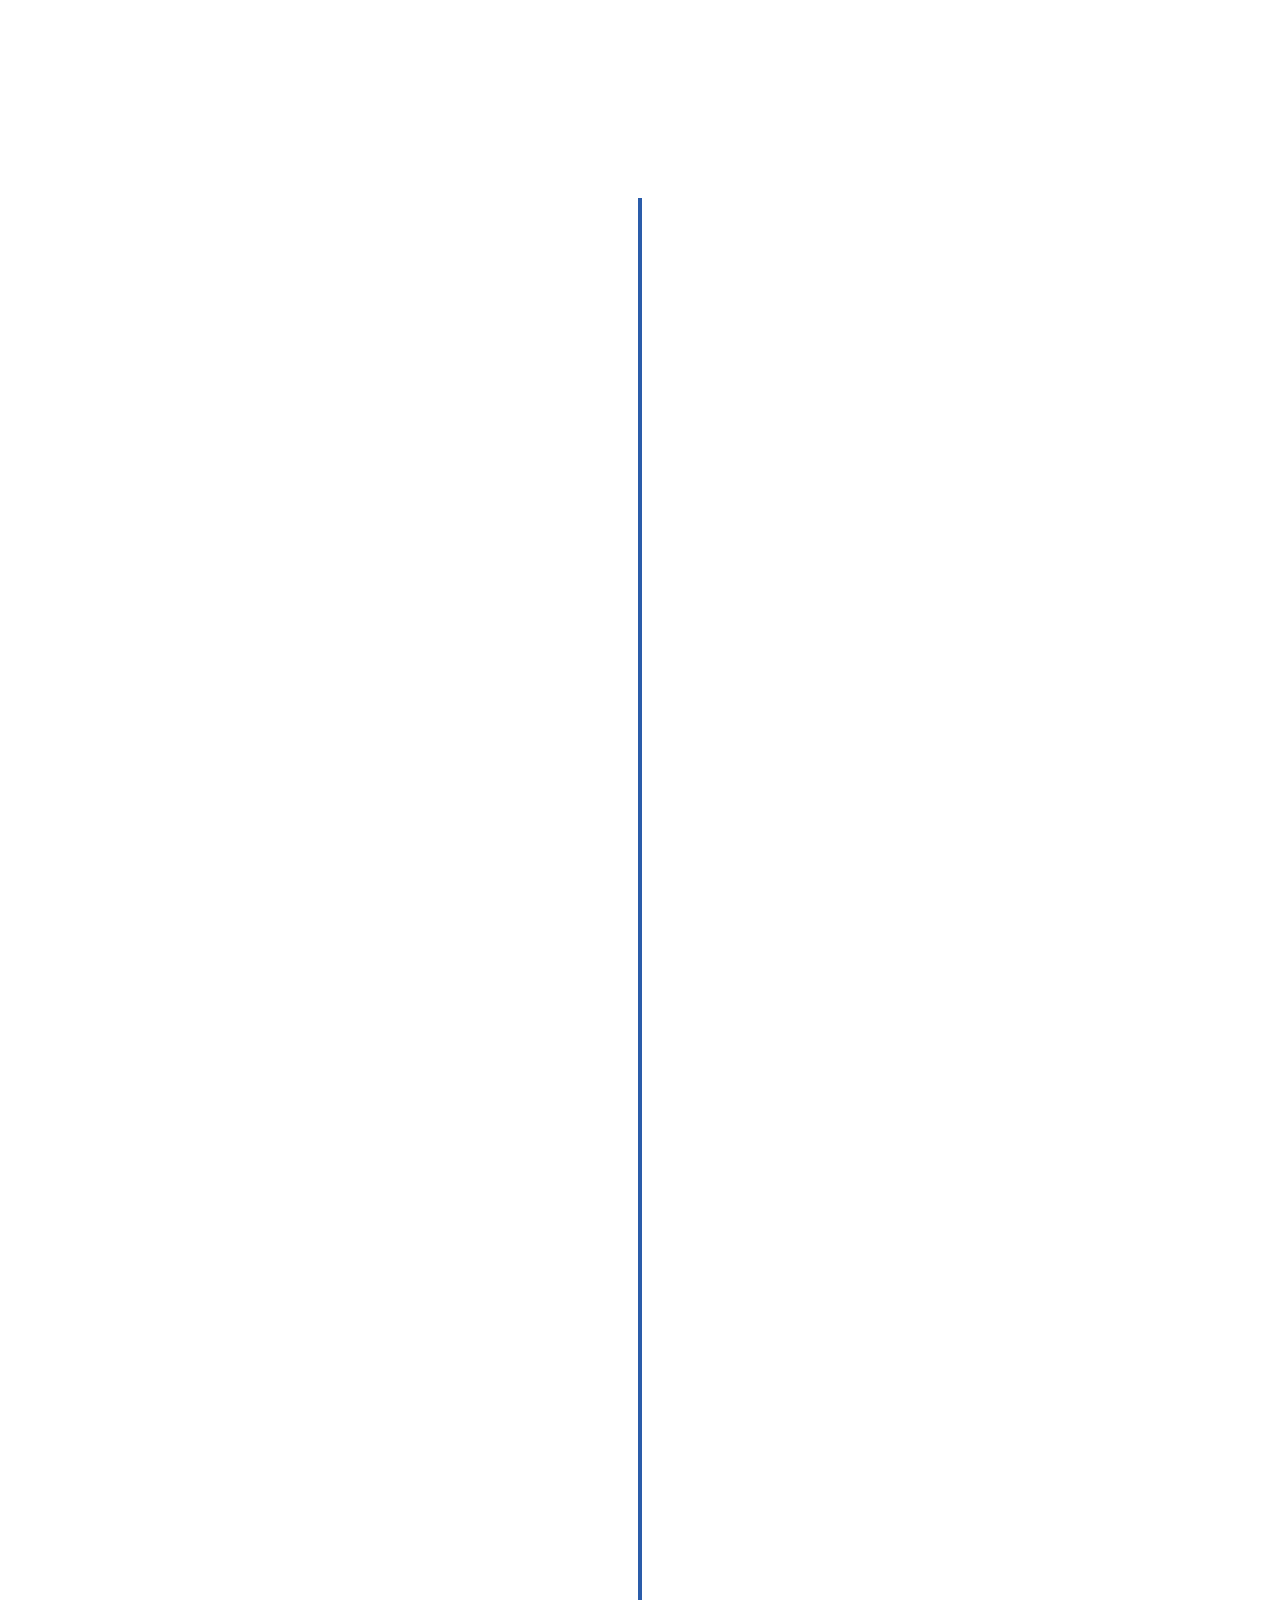
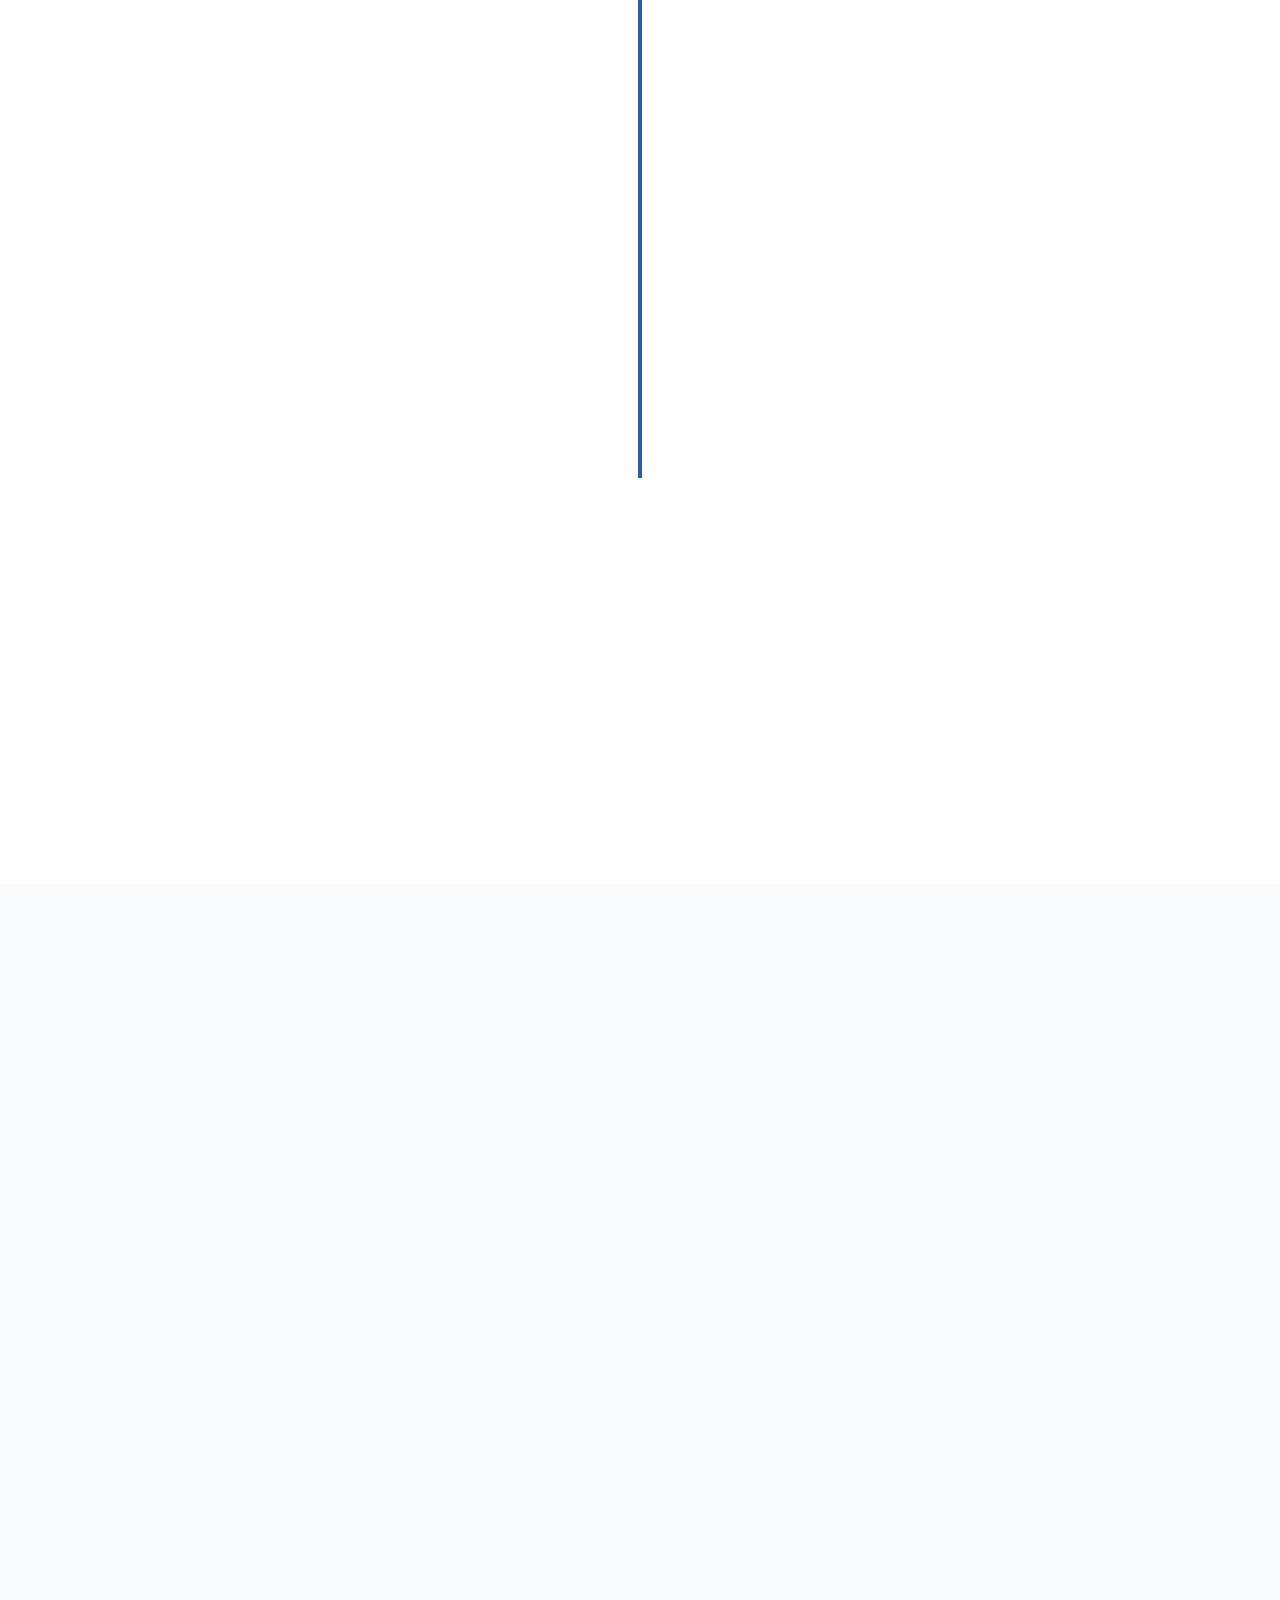
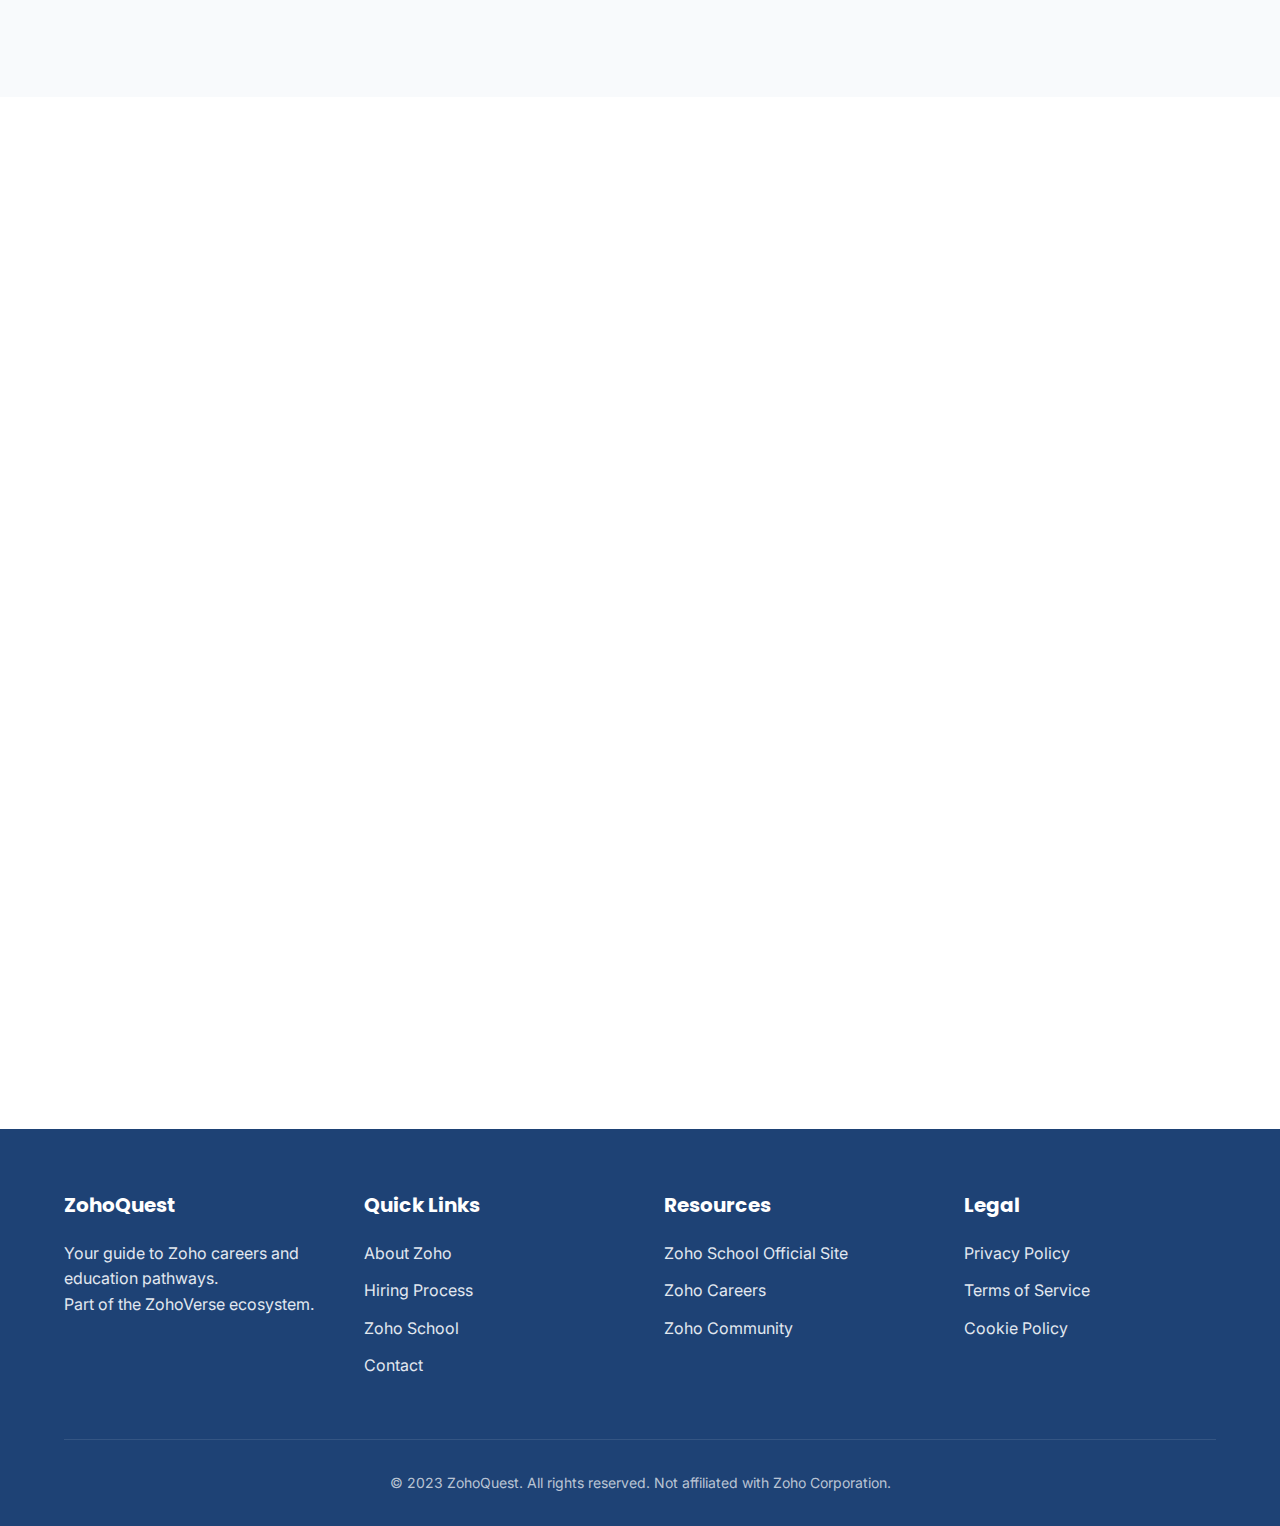
<file: zoho/index.html>
<!DOCTYPE html>
<html lang="en">
<head>
    <meta charset="UTF-8">
    <meta name="viewport" content="width=device-width, initial-scale=1.0">
    <title>ZohoQuest | Zoho Career Pathways</title>
    <meta name="description" content="Discover Zoho's unique education-to-career pathways through Zoho School of Technology and direct hiring processes.">
    
    <!-- Font Awesome -->
    <link rel="stylesheet" href="https://cdnjs.cloudflare.com/ajax/libs/font-awesome/6.5.0/css/all.min.css">
    
    <!-- Google Fonts -->
    <link href="https://fonts.googleapis.com/css2?family=Poppins:wght@300;400;500;600;700&family=Inter:wght@400;500;600;700&display=swap" rel="stylesheet">
    
    <!-- AOS Animation -->
    <link href="https://unpkg.com/aos@2.3.1/dist/aos.css" rel="stylesheet">
    
    <style>
        /* Base Styles */
        :root {
            --zoho-blue: #2A5CAA;
            --zoho-dark-blue: #1E4275;
            --zoho-light-blue: #E8F0FE;
            --zoho-green: #00A651;
            --zoho-orange: #F37021;
            --dark-color: #1E293B;
            --dark-gray: #334155;
            --medium-gray: #64748B;
            --light-gray: #E2E8F0;
            --extra-light: #F8FAFC;
            --white: #FFFFFF;
            --black: #000000;
            
            --font-primary: 'Inter', sans-serif;
            --font-secondary: 'Poppins', sans-serif;
            
            --shadow-sm: 0 1px 3px rgba(0, 0, 0, 0.1);
            --shadow: 0 4px 6px rgba(0, 0, 0, 0.1);
            --shadow-md: 0 10px 15px rgba(0, 0, 0, 0.1);
            --shadow-lg: 0 20px 25px rgba(0, 0, 0, 0.1);
            
            --radius-sm: 4px;
            --radius: 8px;
            --radius-md: 12px;
            --radius-lg: 16px;
            --radius-full: 9999px;
            
            --transition: all 0.3s cubic-bezier(0.25, 0.8, 0.25, 1);
        }

        * {
            margin: 0;
            padding: 0;
            box-sizing: border-box;
        }

        html {
            scroll-behavior: smooth;
            font-size: 16px;
        }

        body {
            font-family: var(--font-primary);
            color: var(--dark-color);
            line-height: 1.6;
            background-color: var(--white);
            overflow-x: hidden;
        }

        h1, h2, h3, h4, h5, h6 {
            font-family: var(--font-secondary);
            font-weight: 700;
            line-height: 1.2;
            color: var(--zoho-dark-blue);
        }

        a {
            text-decoration: none;
            color: inherit;
            transition: var(--transition);
        }

        img {
            max-width: 100%;
            height: auto;
            display: block;
        }

        ul {
            list-style: none;
        }

        .container {
            width: 100%;
            max-width: 1200px;
            margin: 0 auto;
            padding: 0 1.5rem;
        }

        section {
            padding: 6rem 0;
        }

        .section-header {
            text-align: center;
            margin-bottom: 4rem;
        }

        .section-header h2 {
            font-size: 2.5rem;
            margin-bottom: 1.5rem;
            position: relative;
            display: inline-block;
        }

        .section-header h2::after {
            content: '';
            position: absolute;
            bottom: -10px;
            left: 50%;
            transform: translateX(-50%);
            width: 80px;
            height: 4px;
            background-color: var(--zoho-orange);
            border-radius: 2px;
        }

        .section-header p {
            font-size: 1.125rem;
            color: var(--medium-gray);
            max-width: 700px;
            margin: 0 auto;
        }

        .btn {
            display: inline-flex;
            align-items: center;
            justify-content: center;
            padding: 0.75rem 1.75rem;
            border-radius: var(--radius-sm);
            font-weight: 600;
            text-align: center;
            cursor: pointer;
            transition: var(--transition);
            border: 2px solid transparent;
            font-family: var(--font-secondary);
        }

        .btn-primary {
            background-color: var(--zoho-blue);
            color: var(--white);
        }

        .btn-primary:hover {
            background-color: var(--zoho-dark-blue);
            transform: translateY(-2px);
            box-shadow: var(--shadow);
        }

        .btn-outline {
            background-color: transparent;
            color: var(--zoho-blue);
            border-color: var(--zoho-blue);
        }

        .btn-outline:hover {
            background-color: var(--zoho-blue);
            color: var(--white);
            transform: translateY(-2px);
            box-shadow: var(--shadow);
        }

        .btn-lg {
            padding: 1rem 2.25rem;
            font-size: 1.125rem;
        }

        .btn-block {
            display: block;
            width: 100%;
        }

        .text-center {
            text-align: center;
        }

        .img-fluid {
            width: 100%;
            height: auto;
        }

        /* Glassmorphism Card */
        .glass-card {
            background: rgba(255, 255, 255, 0.85);
            backdrop-filter: blur(10px);
            -webkit-backdrop-filter: blur(10px);
            border-radius: var(--radius);
            border: 1px solid rgba(255, 255, 255, 0.18);
            box-shadow: var(--shadow);
            padding: 2rem;
            transition: var(--transition);
        }

        .glass-card:hover {
            transform: translateY(-5px);
            box-shadow: var(--shadow-lg);
        }

        /* Header & Navigation */
        .header {
            position: fixed;
            top: 0;
            left: 0;
            width: 100%;
            z-index: 1000;
            background-color: rgba(255, 255, 255, 0.95);
            backdrop-filter: blur(10px);
            -webkit-backdrop-filter: blur(10px);
            box-shadow: var(--shadow-sm);
            transition: var(--transition);
        }

        .header.scrolled {
            box-shadow: var(--shadow);
        }

        .navbar {
            display: flex;
            justify-content: space-between;
            align-items: center;
            padding: 1.25rem 0;
        }

        .logo {
            display: flex;
            align-items: center;
        }

        .logo h2 {
            font-size: 1.75rem;
            font-weight: 700;
            color: var(--zoho-blue);
            margin-left: 0.5rem;
        }

        .logo h2 span {
            color: var(--zoho-orange);
        }

        .nav-menu {
            display: flex;
            align-items: center;
        }

        .nav-list {
            display: flex;
            margin-right: 2rem;
        }

        .nav-item {
            margin: 0 1rem;
        }

        .nav-link {
            font-weight: 500;
            padding: 0.5rem 0;
            position: relative;
            color: var(--dark-gray);
        }

        .nav-link::after {
            content: '';
            position: absolute;
            bottom: 0;
            left: 0;
            width: 0;
            height: 2px;
            background-color: var(--zoho-blue);
            transition: var(--transition);
        }

        .nav-link:hover::after,
        .nav-link.active::after {
            width: 100%;
        }

        .nav-link.active {
            color: var(--zoho-blue);
            font-weight: 600;
        }

        .nav-cta .btn {
            margin-left: 1rem;
        }

        .hamburger {
            display: none;
            cursor: pointer;
        }

        .bar {
            display: block;
            width: 25px;
            height: 3px;
            margin: 5px auto;
            background-color: var(--dark-color);
            transition: var(--transition);
        }

        /* Hero Section */
        .hero {
            padding: 10rem 0 6rem;
            background: linear-gradient(135deg, var(--zoho-light-blue) 0%, rgba(42, 92, 170, 0.1) 100%);
            position: relative;
            overflow: hidden;
        }

        .hero::before {
            content: '';
            position: absolute;
            top: -50%;
            right: -20%;
            width: 80%;
            height: 200%;
            background: radial-gradient(circle, rgba(42, 92, 170, 0.08) 0%, rgba(255, 255, 255, 0) 70%);
            z-index: 0;
        }

        .hero .container {
            position: relative;
            z-index: 1;
            display: flex;
            align-items: center;
            justify-content: space-between;
        }

        .hero-content {
            flex: 1;
            max-width: 600px;
            padding-right: 2rem;
        }

        .hero h1 {
            font-size: 3rem;
            margin-bottom: 1.5rem;
            line-height: 1.2;
            color: var(--zoho-dark-blue);
        }

        .hero h1 span {
            color: var(--zoho-orange);
        }

        .hero .lead {
            font-size: 1.25rem;
            margin-bottom: 2rem;
            color: var(--dark-gray);
        }

        .hero-cta {
            display: flex;
            gap: 1rem;
        }

        .hero-image {
            flex: 1;
            position: relative;
        }

        .hero-image img {
            border-radius: var(--radius);
            box-shadow: var(--shadow-lg);
            transform: perspective(1000px) rotateY(-10deg);
            transition: var(--transition);
        }

        .hero-image:hover img {
            transform: perspective(1000px) rotateY(-5deg);
        }

        /* About Zoho Section */
        .about-zoho {
            background-color: var(--extra-light);
            position: relative;
        }

        .about-grid {
            display: grid;
            grid-template-columns: repeat(auto-fit, minmax(300px, 1fr));
            gap: 2rem;
        }

        .about-card {
            background-color: var(--white);
            border-radius: var(--radius);
            overflow: hidden;
            box-shadow: var(--shadow-sm);
            transition: var(--transition);
        }

        .about-card:hover {
            transform: translateY(-5px);
            box-shadow: var(--shadow);
        }

        .about-card-header {
            background-color: var(--zoho-blue);
            color: var(--white);
            padding: 1.5rem;
        }

        .about-card-header h3 {
            color: var(--white);
            margin-bottom: 0.5rem;
        }

        .about-card-body {
            padding: 1.5rem;
        }

        .about-card-body ul {
            margin-top: 1rem;
        }

        .about-card-body li {
            margin-bottom: 0.75rem;
            position: relative;
            padding-left: 1.5rem;
        }

        .about-card-body li::before {
            content: '•';
            position: absolute;
            left: 0;
            color: var(--zoho-blue);
            font-weight: bold;
        }

        /* Hiring Process Section */
        .hiring-process {
            background-color: var(--white);
        }

        .process-timeline {
            position: relative;
            max-width: 800px;
            margin: 0 auto;
            padding: 2rem 0;
        }

        .process-timeline::before {
            content: '';
            position: absolute;
            top: 0;
            left: 50%;
            transform: translateX(-50%);
            width: 4px;
            height: 100%;
            background-color: var(--zoho-blue);
        }

        .process-step {
            position: relative;
            margin-bottom: 3rem;
            width: 100%;
        }

        .process-step:nth-child(odd) {
            padding-right: calc(50% + 2rem);
            text-align: right;
        }

        .process-step:nth-child(even) {
            padding-left: calc(50% + 2rem);
            text-align: left;
        }

        .step-content {
            background-color: var(--white);
            border-radius: var(--radius);
            padding: 1.5rem;
            box-shadow: var(--shadow);
            position: relative;
        }

        .step-number {
            position: absolute;
            top: 50%;
            transform: translateY(-50%);
            width: 50px;
            height: 50px;
            background-color: var(--zoho-blue);
            color: var(--white);
            border-radius: 50%;
            display: flex;
            align-items: center;
            justify-content: center;
            font-weight: 700;
            font-size: 1.25rem;
        }

        .process-step:nth-child(odd) .step-number {
            right: -25px;
        }

        .process-step:nth-child(even) .step-number {
            left: -25px;
        }

        .step-content h3 {
            margin-bottom: 0.75rem;
            color: var(--zoho-blue);
        }

        .step-content ul {
            margin-top: 1rem;
        }

        .step-content li {
            margin-bottom: 0.5rem;
            position: relative;
            padding-left: 1.25rem;
        }

        .step-content li::before {
            content: '→';
            position: absolute;
            left: 0;
            color: var(--zoho-orange);
        }

        /* Zoho School Section */
        .zoho-school {
            background-color: var(--extra-light);
        }

        .school-container {
            display: flex;
            gap: 3rem;
            align-items: center;
        }

        .school-content {
            flex: 1;
        }

        .school-image {
            flex: 1;
        }

        .school-image img {
            border-radius: var(--radius);
            box-shadow: var(--shadow-lg);
        }

        .curriculum-list {
            margin-top: 2rem;
        }

        .curriculum-item {
            margin-bottom: 1.5rem;
        }

        .curriculum-header {
            display: flex;
            align-items: center;
            margin-bottom: 0.75rem;
            cursor: pointer;
        }

        .curriculum-header h4 {
            margin-left: 1rem;
            color: var(--zoho-blue);
        }

        .curriculum-icon {
            width: 40px;
            height: 40px;
            background-color: var(--zoho-light-blue);
            border-radius: 50%;
            display: flex;
            align-items: center;
            justify-content: center;
            color: var(--zoho-blue);
            font-size: 1.25rem;
        }

        .curriculum-details {
            padding-left: 3rem;
            max-height: 0;
            overflow: hidden;
            transition: max-height 0.3s ease;
        }

        .curriculum-details.show {
            max-height: 500px;
        }

        .curriculum-details ul {
            margin-top: 0.75rem;
        }

        .curriculum-details li {
            margin-bottom: 0.5rem;
            position: relative;
            padding-left: 1.25rem;
        }

        .curriculum-details li::before {
            content: '•';
            position: absolute;
            left: 0;
            color: var(--zoho-orange);
            font-weight: bold;
        }

        /* Contact Section */
        .contact {
            background-color: var(--white);
        }

        .contact-grid {
            display: grid;
            grid-template-columns: repeat(auto-fit, minmax(300px, 1fr));
            gap: 3rem;
        }

        .contact-info {
            background-color: var(--extra-light);
            border-radius: var(--radius);
            padding: 2rem;
        }

        .contact-info h3 {
            margin-bottom: 1.5rem;
            color: var(--zoho-blue);
        }

        .info-item {
            display: flex;
            margin-bottom: 1.5rem;
        }

        .info-icon {
            width: 50px;
            height: 50px;
            background-color: var(--zoho-light-blue);
            color: var(--zoho-blue);
            border-radius: var(--radius-sm);
            display: flex;
            align-items: center;
            justify-content: center;
            font-size: 1.25rem;
            margin-right: 1.5rem;
            flex-shrink: 0;
        }

        .info-text h4 {
            margin-bottom: 0.25rem;
        }

        .info-text p {
            color: var(--medium-gray);
        }

        .contact-social {
            display: flex;
            gap: 1rem;
            margin-top: 2rem;
        }

        .contact-social a {
            width: 40px;
            height: 40px;
            background-color: var(--zoho-blue);
            color: var(--white);
            border-radius: 50%;
            display: flex;
            align-items: center;
            justify-content: center;
            transition: var(--transition);
        }

        .contact-social a:hover {
            background-color: var(--zoho-dark-blue);
            transform: translateY(-3px);
        }

        .contact-form {
            background-color: var(--white);
            border-radius: var(--radius);
            padding: 2rem;
            box-shadow: var(--shadow);
        }

        .form-group {
            margin-bottom: 1.5rem;
        }

        .form-group label {
            display: block;
            margin-bottom: 0.5rem;
            font-weight: 500;
        }

        .form-group input,
        .form-group textarea,
        .form-group select {
            width: 100%;
            padding: 0.875rem 1rem;
            border: 1px solid var(--light-gray);
            border-radius: var(--radius-sm);
            font-family: inherit;
            font-size: 1rem;
            transition: var(--transition);
        }

        .form-group input:focus,
        .form-group textarea:focus,
        .form-group select:focus {
            outline: none;
            border-color: var(--zoho-blue);
            box-shadow: 0 0 0 3px rgba(42, 92, 170, 0.1);
        }

        .form-group textarea {
            min-height: 150px;
            resize: vertical;
        }

        /* Footer */
        .footer {
            background-color: var(--zoho-dark-blue);
            color: var(--light-gray);
            padding: 4rem 0 2rem;
        }

        .footer-grid {
            display: grid;
            grid-template-columns: repeat(auto-fit, minmax(200px, 1fr));
            gap: 3rem;
            margin-bottom: 3rem;
        }

        .footer-col h3 {
            color: var(--white);
            margin-bottom: 1.5rem;
            font-size: 1.25rem;
        }

        .footer-col ul li {
            margin-bottom: 0.75rem;
        }

        .footer-col ul li a {
            transition: var(--transition);
        }

        .footer-col ul li a:hover {
            color: var(--white);
            padding-left: 5px;
        }

        .footer-bottom {
            border-top: 1px solid rgba(255, 255, 255, 0.1);
            padding-top: 2rem;
            text-align: center;
            color: rgba(255, 255, 255, 0.7);
            font-size: 0.875rem;
        }

        /* Back to Top Button */
        .back-to-top {
            position: fixed;
            bottom: 2rem;
            right: 2rem;
            width: 50px;
            height: 50px;
            background-color: var(--zoho-blue);
            color: var(--white);
            border-radius: 50%;
            display: flex;
            align-items: center;
            justify-content: center;
            font-size: 1.25rem;
            box-shadow: var(--shadow);
            opacity: 0;
            visibility: hidden;
            transition: var(--transition);
            z-index: 999;
        }

        .back-to-top.active {
            opacity: 1;
            visibility: visible;
        }

        .back-to-top:hover {
            background-color: var(--zoho-dark-blue);
            transform: translateY(-3px);
        }

        /* Responsive Styles */
        @media (max-width: 1024px) {
            .hero h1 {
                font-size: 2.5rem;
            }
            
            .school-container {
                flex-direction: column;
            }
            
            .school-content {
                order: 2;
            }
            
            .school-image {
                order: 1;
                margin-bottom: 3rem;
            }
        }

        @media (max-width: 768px) {
            .hamburger {
                display: block;
            }
            
            .hamburger.active .bar:nth-child(2) {
                opacity: 0;
            }
            
            .hamburger.active .bar:nth-child(1) {
                transform: translateY(8px) rotate(45deg);
            }
            
            .hamburger.active .bar:nth-child(3) {
                transform: translateY(-8px) rotate(-45deg);
            }
            
            .nav-menu {
                position: fixed;
                top: 80px;
                left: -100%;
                width: 100%;
                background-color: var(--white);
                flex-direction: column;
                align-items: center;
                padding: 2rem 0;
                box-shadow: var(--shadow);
                transition: var(--transition);
            }
            
            .nav-menu.active {
                left: 0;
            }
            
            .nav-list {
                flex-direction: column;
                margin-right: 0;
                margin-bottom: 2rem;
            }
            
            .nav-item {
                margin: 0.5rem 0;
            }
            
            .nav-cta {
                margin-top: 1rem;
            }
            
            .section-header h2 {
                font-size: 2rem;
            }
            
            .hero h1 {
                font-size: 2rem;
            }
            
            .hero .container {
                flex-direction: column;
            }
            
            .hero-content {
                margin-bottom: 3rem;
                padding-right: 0;
                text-align: center;
            }
            
            .hero-cta {
                justify-content: center;
            }
            
            .process-timeline::before {
                left: 30px;
            }
            
            .process-step:nth-child(odd),
            .process-step:nth-child(even) {
                padding-left: 80px;
                padding-right: 0;
                text-align: left;
            }
            
            .process-step:nth-child(odd) .step-number,
            .process-step:nth-child(even) .step-number {
                left: 5px;
                right: auto;
            }
        }

        @media (max-width: 480px) {
            .hero h1 {
                font-size: 1.75rem;
            }
            
            .section-header h2 {
                font-size: 1.75rem;
            }
            
            .hero-cta {
                flex-direction: column;
            }
            
            .btn-lg {
                padding: 0.875rem 1.5rem;
                font-size: 1rem;
            }
        }

        /* Animation Classes */
        [data-aos="fade-up"] {
            opacity: 0;
            transform: translateY(20px);
            transition: all 0.6s ease;
        }

        [data-aos="fade-up"].aos-animate {
            opacity: 1;
            transform: translateY(0);
        }

        [data-aos="fade-down"] {
            opacity: 0;
            transform: translateY(-20px);
            transition: all 0.6s ease;
        }

        [data-aos="fade-down"].aos-animate {
            opacity: 1;
            transform: translateY(0);
        }

        [data-aos="fade-left"] {
            opacity: 0;
            transform: translateX(20px);
            transition: all 0.6s ease;
        }

        [data-aos="fade-left"].aos-animate {
            opacity: 1;
            transform: translateX(0);
        }

        [data-aos="fade-right"] {
            opacity: 0;
            transform: translateX(-20px);
            transition: all 0.6s ease;
        }

        [data-aos="fade-right"].aos-animate {
            opacity: 1;
            transform: translateX(0);
        }

        [data-aos="zoom-in"] {
            opacity: 0;
            transform: scale(0.9);
            transition: all 0.6s ease;
        }

        [data-aos="zoom-in"].aos-animate {
            opacity: 1;
            transform: scale(1);
        }
    </style>
</head>
<body>
    <!-- Header & Navigation -->
    <header class="header">
        <div class="container">
            <nav class="navbar">
                <a href="index.html" class="logo">
                   
                    <h2>Zoho<span>Quest</span></h2>
                </a>
                
                <div class="nav-menu">
                    <ul class="nav-list">
                        <li class="nav-item"><a href="#about" class="nav-link active">About Zoho</a></li>
                        <li class="nav-item"><a href="#hiring" class="nav-link">Hiring Process</a></li>
                        <li class="nav-item"><a href="#school" class="nav-link">Zoho School</a></li>
                        <li class="nav-item"><a href="#contact" class="nav-link">Contact</a></li>
                    </ul>
                    
                    <div class="nav-cta">
                        <a href="#school" class="btn btn-outline">Apply Now</a>
                    </div>
                </div>
                
                <div class="hamburger">
                    <span class="bar"></span>
                    <span class="bar"></span>
                    <span class="bar"></span>
                </div>
            </nav>
        </div>
    </header>

    <!-- Hero Section -->
    <section class="hero">
        <div class="container">
            <div class="hero-content" data-aos="fade-right">
                <h1>Build Your Career at <span>Zoho</span></h1>
                <p class="lead">Discover Zoho's unique education-to-career pathways through Zoho School of Technology and direct hiring processes.</p>
                <div class="hero-cta">
                    <a href="#school" class="btn btn-primary btn-lg">Explore Zoho School</a>
                    <a href="#hiring" class="btn btn-outline btn-lg">View Hiring Process</a>
                </div>
            </div>
            <div class="hero-image" data-aos="fade-left">
                <img src="zoho1.jpeg" alt="Zoho Campus">
            </div>
        </div>
    </section>

    <!-- About Zoho Section -->
    <section id="about" class="about-zoho">
        <div class="container">
            <div class="section-header" data-aos="fade-up">
                <h2>About Zoho</h2>
                <p>Discover Zoho's unique culture, values, and community that make it one of the most innovative companies to work for</p>
            </div>
            
            <div class="about-grid">
                <div class="about-card" data-aos="fade-up">
                    <div class="about-card-header">
                        <h3>Zoho Work Culture</h3>
                        <p>Simple living, deep thinking</p>
                    </div>
                    <div class="about-card-body">
                        <p>Zoho focuses on value creation over valuation with a strong anti-hype, anti-VC stance. Engineering-driven with 90% of leadership coming from engineering teams.</p>
                        <ul>
                            <li>No dress code, flexible hours</li>
                            <li>No forced hierarchy - even interns talk to CEOs</li>
                            <li>100% product-focused company - no outsourcing</li>
                            <li>Employees stay >10 years on average</li>
                            <li>Free food, gym, libraries at offices</li>
                        </ul>
                    </div>
                </div>
                
                <div class="about-card" data-aos="fade-up" data-aos-delay="100">
                    <div class="about-card-header">
                        <h3>Village Offices</h3>
                        <p>Rural revival initiative</p>
                    </div>
                    <div class="about-card-body">
                        <p>Zoho started the "rural revival" initiative by opening offices in villages like Tenkasi (Tamil Nadu) to bring high-tech jobs to rural India.</p>
                        <ul>
                            <li>Proves world-class tech can be built from anywhere</li>
                            <li>Reduces urban migration pressure</li>
                            <li>Preserves local culture while providing opportunities</li>
                            <li>Employees enjoy better quality of life with lower costs</li>
                            <li>Helps develop local economies</li>
                        </ul>
                    </div>
                </div>
                
                <div class="about-card" data-aos="fade-up" data-aos-delay="200">
                    <div class="about-card-header">
                        <h3>Zoho Community</h3>
                        <p>Global user-led ecosystem</p>
                    </div>
                    <div class="about-card-body">
                        <p>A global network of developers, customers, partners, and Zoho experts active through forums, meetups, and events.</p>
                        <ul>
                            <li>Zoho Community Portal and forums</li>
                            <li>Zoho meetups & user conferences</li>
                            <li>Webinars and live Q&A sessions</li>
                            <li>Certified partner program</li>
                            <li>Zoho Creator hackathons, ZohoDay events</li>
                        </ul>
                    </div>
                </div>
            </div>
        </div>
    </section>

    <!-- Hiring Process Section -->
    <section id="hiring" class="hiring-process">
        <div class="container">
            <div class="section-header" data-aos="fade-up">
                <h2>Zoho Hiring Process</h2>
                <p>Our comprehensive 6-round evaluation ensures we find the best talent for our product teams</p>
            </div>
            
            <div class="process-timeline">
                <div class="process-step" data-aos="fade-up">
                    <div class="step-content">
                        <h3>Aptitude Round</h3>
                        <p>Logical + math + basic programming MCQs to assess fundamental skills</p>
                        <ul>
                            <li>45-60 minute online test</li>
                            <li>Focus on problem-solving ability</li>
                            <li>Tests analytical and quantitative skills</li>
                        </ul>
                    </div>
                    <div class="step-number">1</div>
                </div>
                
                <div class="process-step" data-aos="fade-up" data-aos-delay="100">
                    <div class="step-content">
                        <h3>Basic Programming Round</h3>
                        <p>Write logic in C/Java (offline) to demonstrate coding fundamentals</p>
                        <ul>
                            <li>2-3 coding problems</li>
                            <li>Focus on clean, efficient code</li>
                            <li>Tests understanding of core concepts</li>
                        </ul>
                    </div>
                    <div class="step-number">2</div>
                </div>
                
                <div class="process-step" data-aos="fade-up" data-aos-delay="200">
                    <div class="step-content">
                        <h3>Advanced Programming Round</h3>
                        <p>Build working solution (real-time coding) to complex problems</p>
                        <ul>
                            <li>1-2 hour coding session</li>
                            <li>Tests ability to architect solutions</li>
                            <li>Evaluates problem decomposition skills</li>
                        </ul>
                    </div>
                    <div class="step-number">3</div>
                </div>
                
                <div class="process-step" data-aos="fade-up" data-aos-delay="300">
                    <div class="step-content">
                        <h3>Technical Interview 1</h3>
                        <p>DSA, language concepts, OS, DBMS deep dive</p>
                        <ul>
                            <li>45-60 minute discussion</li>
                            <li>Tests theoretical knowledge</li>
                            <li>Evaluates understanding of fundamentals</li>
                        </ul>
                    </div>
                    <div class="step-number">4</div>
                </div>
                
                <div class="process-step" data-aos="fade-up" data-aos-delay="400">
                    <div class="step-content">
                        <h3>Technical Interview 2</h3>
                        <p>System design + Zoho product knowledge evaluation</p>
                        <ul>
                            <li>1 hour design discussion</li>
                            <li>Tests architectural thinking</li>
                            <li>Evaluates product mindset</li>
                        </ul>
                    </div>
                    <div class="step-number">5</div>
                </div>
                
                <div class="process-step" data-aos="fade-up" data-aos-delay="500">
                    <div class="step-content">
                        <h3>HR Interview</h3>
                        <p>Resume discussion, expectations, goals alignment</p>
                        <ul>
                            <li>30-45 minute conversation</li>
                            <li>Evaluates cultural fit</li>
                            <li>Discusses career aspirations</li>
                        </ul>
                    </div>
                    <div class="step-number">6</div>
                </div>
            </div>
            
            <div class="text-center" data-aos="fade-up" data-aos-delay="600">
                <div class="glass-card" style="max-width: 800px; margin: 0 auto;">
                    <h3>Project-based Hiring Alternative</h3>
                    <p>Your ZohoVerse + Promptlytics + CiraBuddy platform can bypass traditional coding rounds. We look for:</p>
                    <ul style="columns: 2; margin-top: 1rem;">
                        <li>Clear product thinking</li>
                        <li>Good UI/UX implementation</li>
                        <li>Real problem-solving</li>
                        <li>AI/ML practical usage</li>
                        <li>JS/Deluge/Zoho Tools integration</li>
                    </ul>
                    <a href="#contact" class="btn btn-primary" style="margin-top: 1.5rem;">Submit Your Project</a>
                </div>
            </div>
        </div>
    </section>

    <!-- Zoho School Section -->
    <section id="school" class="zoho-school">
        <div class="container">
            <div class="section-header" data-aos="fade-up">
                <h2>Zoho School of Technology</h2>
                <p>Zoho's alternative to traditional college education - learn while you earn</p>
            </div>
            
            <div class="school-container">
                <div class="school-content" data-aos="fade-right">
                    <h3>What is Zoho School?</h3>
                    <p>Founded in 2005 by Zoho CEO Sridhar Vembu, Zoho School of Technology (ZST) is built for students right after 12th grade or diploma — no engineering degree required.</p>
                    
                    <div class="curriculum-list">
                        <div class="curriculum-item">
                            <div class="curriculum-header" onclick="toggleCurriculum(this)">
                                <div class="curriculum-icon">
                                    <i class="fas fa-graduation-cap"></i>
                                </div>
                                <h4>Curriculum & Structure</h4>
                                <i class="fas fa-chevron-down"></i>
                            </div>
                            <div class="curriculum-details">
                                <p>18-24 month program with paid stipend during training. Hands-on learning includes:</p>
                                <ul>
                                    <li>Java, C, Python programming</li>
                                    <li>Databases and Operating Systems</li>
                                    <li>Web Technologies and UX design</li>
                                    <li>Logic building and problem solving</li>
                                    <li>Mentorship under senior Zoho engineers</li>
                                    <li>Real Zoho projects experience</li>
                                </ul>
                            </div>
                        </div>
                        
                        <div class="curriculum-item">
                            <div class="curriculum-header" onclick="toggleCurriculum(this)">
                                <div class="curriculum-icon">
                                    <i class="fas fa-briefcase"></i>
                                </div>
                                <h4>Placement & Eligibility</h4>
                                <i class="fas fa-chevron-down"></i>
                            </div>
                            <div class="curriculum-details">
                                <p>90%+ students get placed into Zoho's product teams directly. Zoho doesn't require a formal degree if you're from ZST.</p>
                                <p><strong>Eligibility:</strong></p>
                                <ul>
                                    <li>Age: 17+</li>
                                    <li>Education: 12th completed or diploma</li>
                                    <li>No JEE/NEET required</li>
                                    <li>Passion for programming and problem-solving</li>
                                </ul>
                            </div>
                        </div>
                        
                        <div class="curriculum-item">
                            <div class="curriculum-header" onclick="toggleCurriculum(this)">
                                <div class="curriculum-icon">
                                    <i class="fas fa-rocket"></i>
                                </div>
                                <h4>Mission & Benefits</h4>
                                <i class="fas fa-chevron-down"></i>
                            </div>
                            <div class="curriculum-details">
                                <p>Make tech education accessible without the burden of expensive degrees. Focuses on practical skills, soft skills, and real-world exposure.</p>
                                <ul>
                                    <li>No tuition fees - earn while you learn</li>
                                    <li>Direct path to Zoho employment</li>
                                    <li>Focus on practical, job-relevant skills</li>
                                    <li>Alternative to expensive college degrees</li>
                                    <li>Community of like-minded learners</li>
                                </ul>
                            </div>
                        </div>
                    </div>
                    
                    <a href="#contact" class="btn btn-primary btn-lg" style="margin-top: 2rem;">Apply to Zoho School</a>
                </div>
                
                <div class="school-image" data-aos="fade-left">
                    <img src="b12.jfif" alt="Zoho School of Technology">
                </div>
            </div>
        </div>
    </section>

    <!-- Contact Section -->
    <section id="contact" class="contact">
        <div class="container">
            <div class="section-header" data-aos="fade-up">
                <h2>Get In Touch</h2>
                <p>Have questions about Zoho School or the hiring process? Reach out to us</p>
            </div>
            
            <div class="contact-grid">
                <div class="contact-info" data-aos="fade-right">
                    <h3>Contact Information</h3>
                    <div class="info-item">
                        <div class="info-icon">
                            <i class="fas fa-map-marker-alt"></i>
                        </div>
                        <div class="info-text">
                            <h4>Location</h4>
                            <p>Zoho Corporation, Estancia IT Park, Plot No. 140 & 151, GST Road, Vallancherry Village, Chengalpattu District, Tamil Nadu 603202, India</p>
                        </div>
                    </div>
                    
                    <div class="info-item">
                        <div class="info-icon">
                            <i class="fas fa-envelope"></i>
                        </div>
                        <div class="info-text">
                            <h4>Email</h4>
                            <p>school@zohocorp.com</p>
                        </div>
                    </div>
                    
                    <div class="info-item">
                        <div class="info-icon">
                            <i class="fas fa-phone-alt"></i>
                        </div>
                        <div class="info-text">
                            <h4>Phone</h4>
                            <p>+91 44 6630 3000</p>
                        </div>
                    </div>
                    
                    <div class="contact-social">
                        <a href="#"><i class="fab fa-facebook-f"></i></a>
                        <a href="#"><i class="fab fa-twitter"></i></a>
                        <a href="#"><i class="fab fa-linkedin-in"></i></a>
                        <a href="#"><i class="fab fa-instagram"></i></a>
                    </div>
                </div>
                
                <div class="contact-form" data-aos="fade-left">
                    <h3>Send Us a Message</h3>
                    <form>
                        <div class="form-group">
                            <label for="name">Full Name</label>
                            <input type="text" id="name" placeholder="Enter your name" required>
                        </div>
                        
                        <div class="form-group">
                            <label for="email">Email Address</label>
                            <input type="email" id="email" placeholder="Enter your email" required>
                        </div>
                        
                        <div class="form-group">
                            <label for="subject">Subject</label>
                            <select id="subject" required>
                                <option value="" disabled selected>Select a subject</option>
                                <option value="school">Zoho School Inquiry</option>
                                <option value="hiring">Hiring Process</option>
                                <option value="project">Project Submission</option>
                                <option value="other">Other Questions</option>
                            </select>
                        </div>
                        
                        <div class="form-group">
                            <label for="message">Message</label>
                            <textarea id="message" placeholder="Enter your message" required></textarea>
                        </div>
                        
                        <button type="submit" class="btn btn-primary btn-block">Send Message</button>
                    </form>
                </div>
            </div>
        </div>
    </section>

    <!-- Footer -->
    <footer class="footer">
        <div class="container">
            <div class="footer-grid">
                <div class="footer-col">
                    <h3>ZohoQuest</h3>
                    <p>Your guide to Zoho careers and education pathways.</p>
                    <p>Part of the ZohoVerse ecosystem.</p>
                </div>
                
                <div class="footer-col">
                    <h3>Quick Links</h3>
                    <ul>
                        <li><a href="#about">About Zoho</a></li>
                        <li><a href="#hiring">Hiring Process</a></li>
                        <li><a href="#school">Zoho School</a></li>
                        <li><a href="#contact">Contact</a></li>
                    </ul>
                </div>
                
                <div class="footer-col">
                    <h3>Resources</h3>
                    <ul>
                        <li><a href="https://www.zoho.com/school-of-technology/" target="_blank">Zoho School Official Site</a></li>
                        <li><a href="https://www.zoho.com/careers/" target="_blank">Zoho Careers</a></li>
                        <li><a href="https://www.zoho.com/community/" target="_blank">Zoho Community</a></li>
                    </ul>
                </div>
                
                <div class="footer-col">
                    <h3>Legal</h3>
                    <ul>
                        <li><a href="#">Privacy Policy</a></li>
                        <li><a href="#">Terms of Service</a></li>
                        <li><a href="#">Cookie Policy</a></li>
                    </ul>
                </div>
            </div>
            
            <div class="footer-bottom">
                &copy; 2023 ZohoQuest. All rights reserved. Not affiliated with Zoho Corporation.
            </div>
        </div>
    </footer>

    <!-- Back to Top Button -->
    <a href="#" class="back-to-top" id="backToTop">
        <i class="fas fa-arrow-up"></i>
    </a>

    <!-- Scripts -->
    <script src="https://unpkg.com/aos@2.3.1/dist/aos.js"></script>
    <script>
        // Initialize AOS animation
        AOS.init({
            duration: 800,
            easing: 'ease-in-out',
            once: true,
            offset: 120
        });
        
        // Mobile menu toggle
        const hamburger = document.querySelector('.hamburger');
        const navMenu = document.querySelector('.nav-menu');
        
        hamburger.addEventListener('click', () => {
            hamburger.classList.toggle('active');
            navMenu.classList.toggle('active');
        });
        
        // Close mobile menu when clicking a link
        document.querySelectorAll('.nav-link').forEach(link => {
            link.addEventListener('click', () => {
                hamburger.classList.remove('active');
                navMenu.classList.remove('active');
            });
        });
        
        // Back to top button
        const backToTopButton = document.getElementById('backToTop');
        
        window.addEventListener('scroll', () => {
            if (window.pageYOffset > 300) {
                backToTopButton.classList.add('active');
            } else {
                backToTopButton.classList.remove('active');
            }
        });
        
        // Smooth scrolling for anchor links
        document.querySelectorAll('a[href^="#"]').forEach(anchor => {
            anchor.addEventListener('click', function(e) {
                e.preventDefault();
                
                const targetId = this.getAttribute('href');
                if (targetId === '#') return;
                
                const targetElement = document.querySelector(targetId);
                if (targetElement) {
                    window.scrollTo({
                        top: targetElement.offsetTop - 80,
                        behavior: 'smooth'
                    });
                }
            });
        });
        
        // Toggle curriculum details
        function toggleCurriculum(header) {
            const item = header.parentElement;
            const details = item.querySelector('.curriculum-details');
            const icon = header.querySelector('.fa-chevron-down');
            
            details.classList.toggle('show');
            icon.classList.toggle('fa-rotate-180');
        }
        
        // Update active nav link on scroll
        const sections = document.querySelectorAll('section');
        const navLinks = document.querySelectorAll('.nav-link');
        
        window.addEventListener('scroll', () => {
            let current = '';
            
            sections.forEach(section => {
                const sectionTop = section.offsetTop;
                const sectionHeight = section.clientHeight;
                
                if (pageYOffset >= sectionTop - 200) {
                    current = section.getAttribute('id');
                }
            });
            
            navLinks.forEach(link => {
                link.classList.remove('active');
                if (link.getAttribute('href') === `#${current}`) {
                    link.classList.add('active');
                }
            });
        });
    </script>
</body>
</html>
</file>
<file: blogs/style.css>
:root {
            --color-white: hsl(252,30%,100%);
            --color-light: hsl(252,30%,95%);
            --color-gray: hsl(0, 0%, 39%);
            --color-primary: hsl(252,75%,60%);
            --color-secondary: hsl(252,100%,90%);
            --color-success: hsl(120,95%,65%);
            --color-danger: hsl(0,95%,65%);
            --color-dark: hsl(252,30%,17%);
            --color-black: hsl(252,30%,10%);

            --border-radius: 2rem;
            --card-border-radius: 1rem;
            --btn-padding: 0.6rem 1rem;
            --search-padding: 0.6rem 1rem;
            --card-padding: 1rem;

            --sticky-top-left: 5.4rem;
            --sticky-top-right: -18rem;
        }

        *,
        *::before,
        *::after {
            margin: 0;
            padding: 0;
            outline: 0;
            box-sizing: border-box;
            list-style: none;
            border: none;
        }

        body {
            font-family: 'Poppins', sans-serif;
            color: var(--color-dark);
            background: var(--color-light);
            overflow-x: hidden;
        }

        .container {
            width: 80%;
            margin: auto;
        }

        .profile-photo {
            width: 2.7rem;
            aspect-ratio: 1 / 1;
            border-radius: 50%;
            overflow: hidden;
        }

        img {
            display: block;
            width: 100%;
        }

        .btn {
            display: inline-block;
            padding: var(--btn-padding);
            font-weight: 500;
            border-radius: var(--border-radius);
            cursor: pointer;
            transition: all 300ms ease;
            font-size: 0.9rem;
        }

        .btn:hover {
            opacity: 0.8;
        }

        .btn-primary {
            background: var(--color-primary);
            color: white;
        }

        .text-bold {
            font-weight: 500;
        }

        .text-muted {
            color: var(--color-gray);
        }

        /* NAVBAR */
        nav {
            width: 100%;
            background: var(--color-white);
            padding: 0.7rem 0;
            position: fixed;
            top: 0;
            z-index: 10;
        }

        nav .container {
            display: flex;
            align-items: center;
            justify-content: space-between;
        }

         .search-box {
            background: var(--color-light);
            border-radius: var(--border-radius);
            padding: var(--search-padding);
        }

         .search-box input[type="search"] {
            background: transparent;
            width: 30vw;
            margin-left: 1rem;
            font-size: 0.9rem;
            color: var(--color-dark);
        }

        nav .search-box input[type="search"]::placeholder {
            color: var(--color-gray);
        }

        nav .create {
            display: flex;
            align-items: center;
            gap: 2rem;
        }

        /* MAIN */
        main {
            position: relative;
            top: 5.4rem;
        }

        main .container {
            display: grid;
            grid-template-columns: 18vw auto 20vw;
            column-gap: 2rem;
            position: relative;
        }

        /* LEFT SIDEBAR */
        main .container .left {
            height: max-content;
            position: sticky;
            top: var(--sticky-top-left);
        }

        main .container .left .profile {
            padding: var(--card-padding);
            background: var(--color-white);
            border-radius: var(--card-border-radius);
            display: flex;
            align-items: center;
        }

        .left .sidebar {
            margin-top: 1rem;
            background: var(--color-white);
            border-radius: var(--card-border-radius);
            width: 159px;
        }

        .left .sidebar .menu-item {
            display: flex;
            align-items: center;
            height: 4rem;
            cursor: pointer;
            transition: all 300ms ease;
            position: relative;
            padding: 0 1rem;
        }

        .left .sidebar .menu-item:hover {
            background: rgb(223, 221, 221);
        }

        /* NOTIFICATIONS POPUP - VERTICAL LAYOUT */
        .notifications-popup {
            position: absolute;
            left: 110;
            top: 0;
            width: 100%;
            background: var(--color-white);
            border-radius: var(--card-border-radius);
            box-shadow: 0 0 15px rgba(0,0,0,0.1);
            padding: 10px 0;
            z-index: 100;
            display: none;
            flex-direction: column;
        }

        .notifications-popup > div {
            display: flex;
            align-items: flex-start;
            gap: 10px;
            padding: 10px 15px;
            border-bottom: 1px solid var(--color-light);
        }

        .notifications-popup > div:last-child {
            border-bottom: none;
        }

        .notification-body {
            display: flex;
            flex-direction: column;
        }

        .notification-body small {
            color: var(--color-gray);
            font-size: 0.8rem;
            margin-top: 3px;
        }

        #notifications:hover .notifications-popup {
            display: flex;
        }

.left .sidebar i {
    font-size: 1.4rem;
    color: var(--color-gray);
    margin-left: 2rem;
    position: relative;
}
 
.left .sidebar i .notification-count {
    background-color: var(--color-danger);
    color: white;
    font-size: 0.7rem;
    width: fit-content;
    border-radius: 0.8rem;
    padding: 0.1rem 0.4rem;
    position: absolute;
    top: -0.2rem;
    right: -0.3rem;
}

.left .sidebar h3{
    margin-left: 1.5rem;
    font-size: 1rem;
}

.left .sidebar .active {
    background: var(--color-light);
}

.left .sidebar .active i, 
.left .sidebar .active h3{
    color: var(--color-primary);
}

.left .sidebar .active::before {
    content: "";
    display: block;
    width: 0.5rem;
    height: 100%;
    position: absolute;
    background: var(--color-primary);
}

.left .sidebar .menu-item:first-child.active {
    border-top-left-radius: var(--card-border-radius);
    overflow: hidden;
}

.left .sidebar .menu-item:last-child.active {
    border-bottom-left-radius: var(--card-border-radius);
    overflow: hidden;
}

.left .btn {
    margin-top: 1rem;
    width: 100%;
    text-align: center;
    padding: 1rem 0;
}

/*---------============================popup==========*/

.left .notifications-popup {
    position: absolute;
    top: 0%;
    left: 110%;
    width: 30rem;
    background-color: var(--color-white);
    border-radius: var(--card-border-radius);
    padding: var(--card-padding);
    box-shadow: 0 0 2rem hsl(var(--color-primary),75% , 60% 25 );
    z-index: 8;
}

.left .notifications-count::before {
    content: "";
    width: 1.2rem;
    height: 1.2rem;
    display: block;
    background: var(--color-white,);
    position: absolute;
    left: 0-0.6rem;
    transform: rotate(45deg);

}

.left .notifications-popup > div {
    display: flex;
    align-items: start;
    gap: 1rem;
    margin-bottom: 1rem;
}

.left .notifications-popup small {
    display: block;
}

/* ===== Responsive Sidebar & Notifications ===== */

/* Base Sidebar Styles */
.left .sidebar {
    margin-top: 1rem;
    background: var(--color-white);
    border-radius: var(--card-border-radius);
    width: 100%;
    padding: 1rem 0;
    position: relative;
}

/* Menu Items */
.left .sidebar .menu-item {
    width: 100%;
    padding: 0 1.5rem;
    position: relative;
}

/* Notification Popup Base Styles */
.left .notifications-popup {
    position: absolute;
    top: 0;
    left: calc(100% + 0.5rem);
    width: min(30rem, 90vw);
    background: var(--color-white);
    border-radius: var(--card-border-radius);
    padding: var(--card-padding);
    box-shadow: 0 0 2rem hsla(252, 75%, 60%, 0.25);
    z-index: 100;
    display: none;
}

/* Popup Arrow */
.left .notifications-popup::before {
    content: "";
    width: 1.2rem;
    height: 1.2rem;
    display: block;
    background: var(--color-white);
    position: absolute;
    left: -0.6rem;
    top: 1.5rem;
    transform: rotate(45deg);
    z-index: -1;
}

/* Responsive Behavior */
@media (max-width: 1200px) {
    main .container {
        grid-template-columns: 22vw auto 24vw;
    }
}

@media (max-width: 992px) {
    main .container {
        grid-template-columns: 28vw auto;
    }
    
    .right {
        display: none;
    }
}

@media (max-width: 768px) {
    main .container {
        grid-template-columns: 80
    }
}

/*-================Middle==================*/

.middle .stories {
    display: flex;
    justify-content: space-between;
    height: 12rem;
    gap: 0.5rem;

}

.middle .stories .story {
    padding: var(--card-padding);
    border-radius: var(--card-border-radius);
    display: flex;
    flex-direction: column;
    justify-content: space-around;
    align-items: center;
    color: white;
    font-size: 0.75rem;
    width: 100%;
    position: relative;
    overflow: hidden;
}

.middle .stories .story::before {
    content: "";
    display: block;
    width: 100%;
    height: 5rem;
    background: linear-gradient(transparent,rgba(0,0,0,0.75));
    position: absolute;
    bottom: 0;
}

.middle .stories .story .name {
    z-index: 2;
}

.middle .stories .story:nth-child(1) {
    background: url('images/story-1.jpg')
    no-repeat center center/cover;
}


.middle .stories .story:nth-child(2) {
    background: url('images/story-2.jpg')
    no-repeat center center/cover;
}


.middle .stories .story:nth-child(3) {
    background: url('images/story-3.jpg')
    no-repeat center center/cover;
}


.middle .stories .story:nth-child(4) {
    background: url('images/story-4.jpg')
    no-repeat center center/cover;
}


.middle .stories .story:nth-child(5) {
    background: url('images/story-5.jpg')
    no-repeat center center/cover;
}


.middle .stories .story:nth-child(6) {
    background: url('images/story-6.jpg')
    no-repeat center center/cover;
}

.middle .story .profile-photo {
    width: 2rem;
    height: 2rem;
    align-self: start;
    border: 3px solid var(--color-primary);
}

/*=============================create post===========*/

.middle .create-post{
    width: 100%;
    display: flex;
    align-items: center;
    justify-content: space-between;
    margin-top: 1rem;
    background: var(--color-white);
    padding: 0.4rem var(--card-padding);
    border-radius: var(--border-radius);
}

.middle .create-post inout[type="text"] {
    justify-self: start;
    width: 100%;
    padding-left: 1rem;
    background: transparent;
    color: var(--color-dark);
    margin-right: 1rem;
}

/*===================feeds==============*/

.middle .feeds .feed {
    background: var(--color-white);
    border-radius: var(--card-border-radius);
    padding: var(--card-padding);
    margin: 1rem 0;
    font-size: 0.85rem;
    line-height: 1.5;
}

.middle .feed .head{
    display: flex;
    justify-content: space-between;
}

.middle .feed .user {
    display: flex;
    gap: 1rem;
}

.middle .feed .photo{
    border-radius: var(--card-border-radius);
    overflow: hidden;
    margin: 0.7rem 0;
}

 .middle .feed .action-button {
    display: flex;
    justify-content: space-between;
    align-items: center;
    font-size: 1.4rem;
    margin: 0.6rem;
 }

.middle .liked-by {
    display: flex;
}

.middle .liked-by span {
    width: 1.4rem;
    height: 1.4rem;
    display: block;
    border-radius: 50%;
    overflow: hidden;
    border: 2px solid var(--color-white);
    margin-left: -0.6rem;
    cursor: pointer;
}

.middle .liked-by span:first-child {
    margin: 0;
}

.middle .liked-by p{
    margin-left: 0.5rem;
}


/*---==========right=============*/

main .container.right{
    height: max-content;
    position: sticky;
    top: var(--sticky-top-right);
    bottom: 0;
}

.right .messages {
    background: var(--color-white);
    border-radius: var(--card-border-radius);
    padding: 0.95rem;
}

.right .messages .heading {
    display: flex;
    align-items: center;
    justify-content: space-between;
    margin-bottom: 1.4rem;
}

.right .messages .search-box {
    display: flex;
    margin-bottom: 1rem;
}

.right .messages .category {
    display: flex;
    justify-content: space-between;
    margin-bottom: 1rem;
}

.right .messages .category h6{
    width: 100%;
    text-align: center;
    border-bottom: 4px solid var(--color-light);
    padding-bottom: 0.5rem;
    font-size: 0.70rem;
}

.right .messages .category .active{
    border-color: var(--color-dark);
}

.right  .messages .messages-request {
    color: var(--color-primary);
}


.right .messages .message{
    display: flex;
    gap: 1rem;
    margin-bottom: 1rem;
    align-items: start;
    cursor: pointer;
}


.right .message .profile-photo{
    position: relative;
    overflow: visible;
}

.right .profile-photo img {
    border-radius: 50%;
}

.right .messages .message:last-child{
    margin: 0;
}

.right .messages .message p{
    font-size: 0.8rem;
}

.right .messages .message .profile-photo .active{
    width: 0.8rem;
    height: 0.8rem;
    border-radius: 50%;
    border: 3px solid var(--color-white);
    background: var(--color-success);
    position: absolute;
    bottom: 0;
    right: 0;
}


/*==============================*/

.right .friend-requests {
    margin-top: 1rem;

}

.right .friend-requests h4{
    color: var(--color-gray);
    margin: 1rem 0;
}

.right .request{
    background: var(--color-white);
    padding: var(--card-padding);
    border-radius: var(--card-border-radius);
    margin-bottom: 0.7rem;
}

.right .request .info {
    display: flex;
    gap: 1rem;
    margin-bottom: 1rem ;
}

.right .request .action {
    display: flex;
    gap: 1rem;
}

/*=====================media query=======*/

/* ==================== MEDIA QUERIES ==================== */

/* For tablets (992px and below) */
@media screen and (max-width: 992px) {
    .container {
        width: 96%;
    }
    
    main .container {
        grid-template-columns: 1fr;
        gap: 1rem;
    }
    
    /* Hide right sidebar on tablets */
    .right {
        display: none;
    }
    
    /* Adjust left sidebar - hide the full sidebar */
    .left {
        display: none;
    }
    
    /* Create mobile bottom navigation */
    .mobile-bottom-nav {
        display: flex;
        position: fixed;
        bottom: 0;
        left: 0;
        width: 100%;
        background: var(--color-white);
        padding: 0.5rem 0;
        box-shadow: 0 -5px 10px rgba(0,0,0,0.1);
        z-index: 100;
        justify-content: space-around;
    }
    
    .mobile-bottom-nav .menu-item {
        display: flex;
        flex-direction: column;
        align-items: center;
        padding: 0.3rem;
        font-size: 0.7rem;
        color: var(--color-gray);
    }
    
    .mobile-bottom-nav .menu-item i {
        font-size: 1.2rem;
        margin-bottom: 0.2rem;
    }
    
    .mobile-bottom-nav .menu-item.active {
        color: var(--color-primary);
    }
    
    /* Adjust main content positioning */
    main {
        top: 4rem;
        padding-bottom: 4rem;
    }
    
    /* Adjust navbar for tablets */
    nav .search-box {
        display: none;
    }
    
    nav .container {
        justify-content: space-around;
    }
    
    .logo {
        font-size: 1.2rem;
    }
}

/* For mobile phones (768px and below) */
@media screen and (max-width: 768px) {
    /* Adjust stories */
    .middle .stories {
        height: 8rem;
        gap: 0.3rem;
    }
    
    /* Adjust create post */
    .middle .create-post {
        padding: 0.3rem 0.5rem;
    }
    
    .middle .create-post input[type="text"] {
        padding-left: 0.5rem;
        font-size: 0.8rem;
    }
    
    .middle .create-post .btn {
        padding: 0.4rem 0.8rem;
        font-size: 0.8rem;
    }
}

/* For small mobile phones (480px and below) */
@media screen and (max-width: 480px) {
    /* Adjust navbar */
    nav .container {
        padding: 0 0.5rem;
    }
    
    .logo {
        font-size: 1rem;
    }
    
    .create .profile-photo {
        width: 2rem;
        height: 2rem;
    }
    
    /* Adjust stories */
    .middle .stories {
        height: 6rem;
    }
    
    .middle .story .profile-photo {
        width: 1.5rem;
        height: 1.5rem;
        border-width: 2px;
    }
    
    .middle .stories .story .name {
        font-size: 0.6rem;
    }
}

/* Add this HTML just before closing body tag */
</file>
<file: Portfolio/style.css>
/* GENERAL */

@import url("https://fonts.googleapis.com/css2?family=Poppins:wght@300;400;500;600&display=swap");

* {
  margin: 0;
  padding: 0;
}

body {
  font-family: "Poppins", sans-serif;
  background: linear-gradient(90deg,#3a8ef8,#00c6fb,#18f0d9,#7e5bef,#a66cff,#3a8ef8);
  background-size: 400% 400%;
  animation: bluishRainbow 10s ease infinite;
}

@keyframes bluishRainbow {
  0% { background-position: 0% 50%;
  }
  50% {
    background-position: 100% 50%;
  }  100% {
    background-position: 0% 50%;
  }

}
 img {
  border-radius: 50%;
  border: 5px solid white;
  box-shadow: 0 0 20px #00c6fb;
 }

html {
  scroll-behavior: smooth;
}

p {
  color: rgb(85, 85, 85);
}

/* TRANSITION */

a,
.btn {
  transition: all 300ms ease;
}

/* DESKTOP NAV */

nav,
.nav-links {
  display: flex;
}

nav {
  justify-content: space-around;
  align-items: center;
  height: 17vh;
}

.nav-links {
  gap: 2rem;
  list-style: none;
  font-size: 1.5rem;
}

a {
  color: black;
  text-decoration: none;
  text-decoration-color: white;
}

a:hover {
  color: lightpink;
  text-decoration: underline;
  text-underline-offset: 1rem;
  text-decoration-color: rgb(181, 181, 181);
}

.logo {
  font-size: 2rem;
}

.logo:hover {
  cursor: default;
}

/* HAMBURGER MENU */

#hamburger-nav {
  display: none;
}

.hamburger-menu {
  position: relative;
  display: inline-block;
}

.hamburger-icon {
  display: flex;
  flex-direction: column;
  justify-content: space-between;
  height: 24px;
  width: 30px;
  cursor: pointer;
}

.hamburger-icon span {
  width: 100%;
  height: 2px;
  background-color: black;
  transition: all 0.3 ease-in-out;
}

.menu-links {
  position: absolute;
  top: 100%;
  right: 0;
  background-color: white;
  width: fit-content;
  max-height: 0;
  overflow: hidden;
  transition: all 0.3 ease-in-out;
}

.menu-links a {
  display: block;
  padding: 10px;
  text-align: center;
  font-size: 1.5rem;
  color: black;
  text-decoration: none;
  transition: all 0.3 ease-in-out;
}

.menu-links li {
  list-style: none;
}

.menu-links.open {
  max-height: 300px;
}

.hamburger-icon.open span:first-child {
  transform: rotate(45deg) translate(10px, 5px);
}

.hamburger-icon.open span:nth-child(2) {
  opacity: 0;
}

.hamburger-icon.open span:last-child {
  transform: rotate(-45deg) translate(10px, -5px);
}

.hamburger-icon span:first-child {
  transform: none;
}

.hamburger-icon span:first-child {
  opacity: 1;
}

.hamburger-icon span:first-child {
  transform: none;
}

/* SECTIONS */

section {
  padding-top: 4vh;
  height: 96vh;
  margin: 0 10rem;
  box-sizing: border-box;
  min-height: fit-content;
}

.section-container {
  display: flex;
}

/* PROFILE SECTION */





#profile {
  display: flex;
  justify-content: center;
  gap: 5rem;
  height: 80vh;
}

.section__pic-container {
  display: flex;
  height: 400px;
  width: 400px;
  margin: auto 0;
}

.section__text {
  align-self: center;
  text-align: center;
}

.section__text p {
  font-weight: 600;
}

.section__text__p1 {
  text-align: center;
  color: pink;
}

.section__text__p2 {
  font-size: 1.75rem;
  margin-bottom: 1rem;
}

.title {
  font-size: 3rem;
  text-align: center;
}

#socials-container {
  display: flex;
  justify-content: center;
  margin-top: 1rem;
  gap: 1rem;
}

/* ICONS */

.icon {
  cursor: pointer;
  height: 2rem;
}

/* BUTTONS */

.btn-container {
  display: flex;
  justify-content: center;
  gap: 1rem;
}

.btn {
  font-weight: 600;
  transition: all 300ms ease;
  padding: 1rem;
  width: 8rem;
  border-radius: 2rem;
}

.btn-color-1,
.btn-color-2 {
  border: rgb(53, 53, 53) 0.1rem solid;
}

.btn-color-1:hover,
.btn-color-2:hover {
  cursor: pointer;
}

.btn-color-1,
.btn-color-2:hover {
  background: rgb(53, 53, 53);
  color: white;
}

.btn-color-1:hover {
  background: rgb(0, 0, 0);
}

.btn-color-2 {
  background: none;
}

.btn-color-2:hover {
  border: rgb(255, 255, 255) 0.1rem solid;
}

.btn-container {
  gap: 1rem;
}

/* ABOUT SECTION */

#about {
  position: relative;
}

.about-containers {
  gap: 2rem;
  margin-bottom: 2rem;
  margin-top: 2rem;
}

.about-details-container {
  justify-content: center;
  flex-direction: column;
}

.about-containers,
.about-details-container {
  display: flex;
}

.about-pic {
  border-radius: 2rem;
}

.arrow {
  position: absolute;
  right: -5rem;
  bottom: 2.5rem;
}

.details-container {
  padding: 1.5rem;
  flex: 1;
  background: white;
  border-radius: 2rem;
  border: rgb(53, 53, 53) 0.1rem solid;
  border-color: rgb(163, 163, 163);
  text-align: center;
}

.section-container {
  gap: 4rem;
  height: 80%;
  
}

.section__pic-container {
  height: 400px;
  width: 400px;
  margin: auto 0;
}

/* EXPERIENCE SECTION */

#experience {
  position: relative;
}

.experience-sub-title {
  color: rgb(85, 85, 85);
  font-weight: 600;
  font-size: 1.75rem;
  margin-bottom: 2rem;
}

.experience-details-container {
  display: flex;
  justify-content: center;
  flex-direction: column;
}

.article-container {
  display: flex;
  text-align: initial;
  flex-wrap: wrap;
  flex-direction: row;
  gap: 2.5rem;
  justify-content: space-around;
}

article {
  display: flex;
  width: 10rem;
  justify-content: space-around;
  gap: 0.5rem;
}

article .icon {
  cursor: default;
}

/* PROJECTS SECTION */

#projects {
  position: relative;
}

.color-container {
  border-color: rgb(163, 163, 163);
  background: rgb(250, 250, 250);
}

.project-img {
  border-radius: 2rem;
  width: 90%;
  height: 90%;
}

.project-title {
  margin: 1rem;
  color: black;
}

.project-btn {
  color: black;
  border-color: rgb(163, 163, 163);
}

/* CONTACT */

#contact {
  display: flex;
  justify-content: center;
  flex-direction: column;
  height: 70vh;
}

.contact-info-upper-container {
  display: flex;
  justify-content: center;
  border-radius: 2rem;
  border: rgb(53, 53, 53) 0.1rem solid;
  border-color: rgb(163, 163, 163);
  background: (250, 250, 250);
  margin: 2rem auto;
  padding: 0.5rem;
}

.contact-info-container {
  display: flex;
  align-items: center;
  justify-content: center;
  gap: 0.5rem;
  margin: 1rem;
}

.contact-info-container p {
  font-size: larger;
}

.contact-icon {
  cursor: default;
}

.email-icon {
  height: 2.5rem;
}

/* FOOTER SECTION */

footer {
  height: 26vh;
  margin: 0 1rem;
}

footer p {
  text-align: center;
}
/* Animated Text Styles */
.animated-text {
  font-size: 1.75rem;
  margin-bottom: 1rem;
  height: 2.5rem; /* Fixed height to prevent layout shift */
  display: inline-block;
  overflow: hidden; /* Hide overflow during animation */
  vertical-align: top; /* Align properly with static text */
  color: pink;
}

.animated-text::after {
  content: "|";
  position: absolute;
  margin-left: 3px;
  animation: blink 0.7s infinite;
}

@keyframes blink {
  0%, 100% { opacity: 1; }
  50% { opacity: 0; }
}

.animated-text span {
  display: inline-block;
  position: relative;
}

/* For typing animation effect */
.animated-text span::after {
  content: "";
  position: absolute;
  right: -5px;
  width: 1px;
  height: 100%;
  border-right: 2px solid black;
  animation: typing 0.5s infinite;
}

@keyframes typing {
  from { opacity: 0; }
  to { opacity: 1; }
}
</file>
<file: Portfolio/mediaqueries.css>
@media screen and (max-width: 1400px) {
  #profile {
    height: 83vh;
    margin-bottom: 6rem;
  }
  .about-containers {
    flex-wrap: wrap;
  }
  #contact,
  #projects {
    height: fit-content;
  }
}

@media screen and (max-width: 1200px) {
  #desktop-nav {
    display: none;
  }
  #hamburger-nav {
    display: flex;
  }
  #experience,
  .experience-details-container {
    margin-top: 2rem;
  }
  #profile,
  .section-container {
    display: block;
  }
  .arrow {
    display: none;
  }
  section,
  .section-container {
    height: fit-content;
  }
  section {
    margin: 0 5%;
  }
  .section__pic-container {
    width: 275px;
    height: 275px;
    margin: 0 auto 2rem;
  }
  .about-containers {
    margin-top: 0;
  }
}

@media screen and (max-width: 600px) {
  #contact,
  footer {
    height: 40vh;
  }
  #profile {
    height: 83vh;
    margin-bottom: 0;
  }
  article {
    font-size: 1rem;
  }
  footer nav {
    height: fit-content;
    margin-bottom: 2rem;
  }
  .about-containers,
  .contact-info-upper-container,
  .btn-container {
    flex-wrap: wrap;
  }
  .contact-info-container {
    margin: 0;
  }
  .contact-info-container p,
  .nav-links li a {
    font-size: 1rem;
  }
  .experience-sub-title {
    font-size: 1.25rem;
  }
  .logo {
    font-size: 1.5rem;
  }
  .nav-links {
    flex-direction: column;
    gap: 0.5rem;
    text-align: center;
  }
  .section__pic-container {
    width: auto;
    height: 46vw;
    justify-content: center;
  }
  .section__text__p2 {
    font-size: 1.25rem;
  }
  .title {
    font-size: 2rem;
  }
  .text-container {
    text-align: justify;
  }
}
@media screen and (max-width: 1200px) {
  .animated-text {
    font-size: 1.5rem;
    height: 2rem;
  }
}

@media screen and (max-width: 600px) {
  .animated-text {
    font-size: 1.25rem;
    height: 1.75rem;
  }
  .animated-text::after {
    margin-left: 2px;
  }
}
</file>
